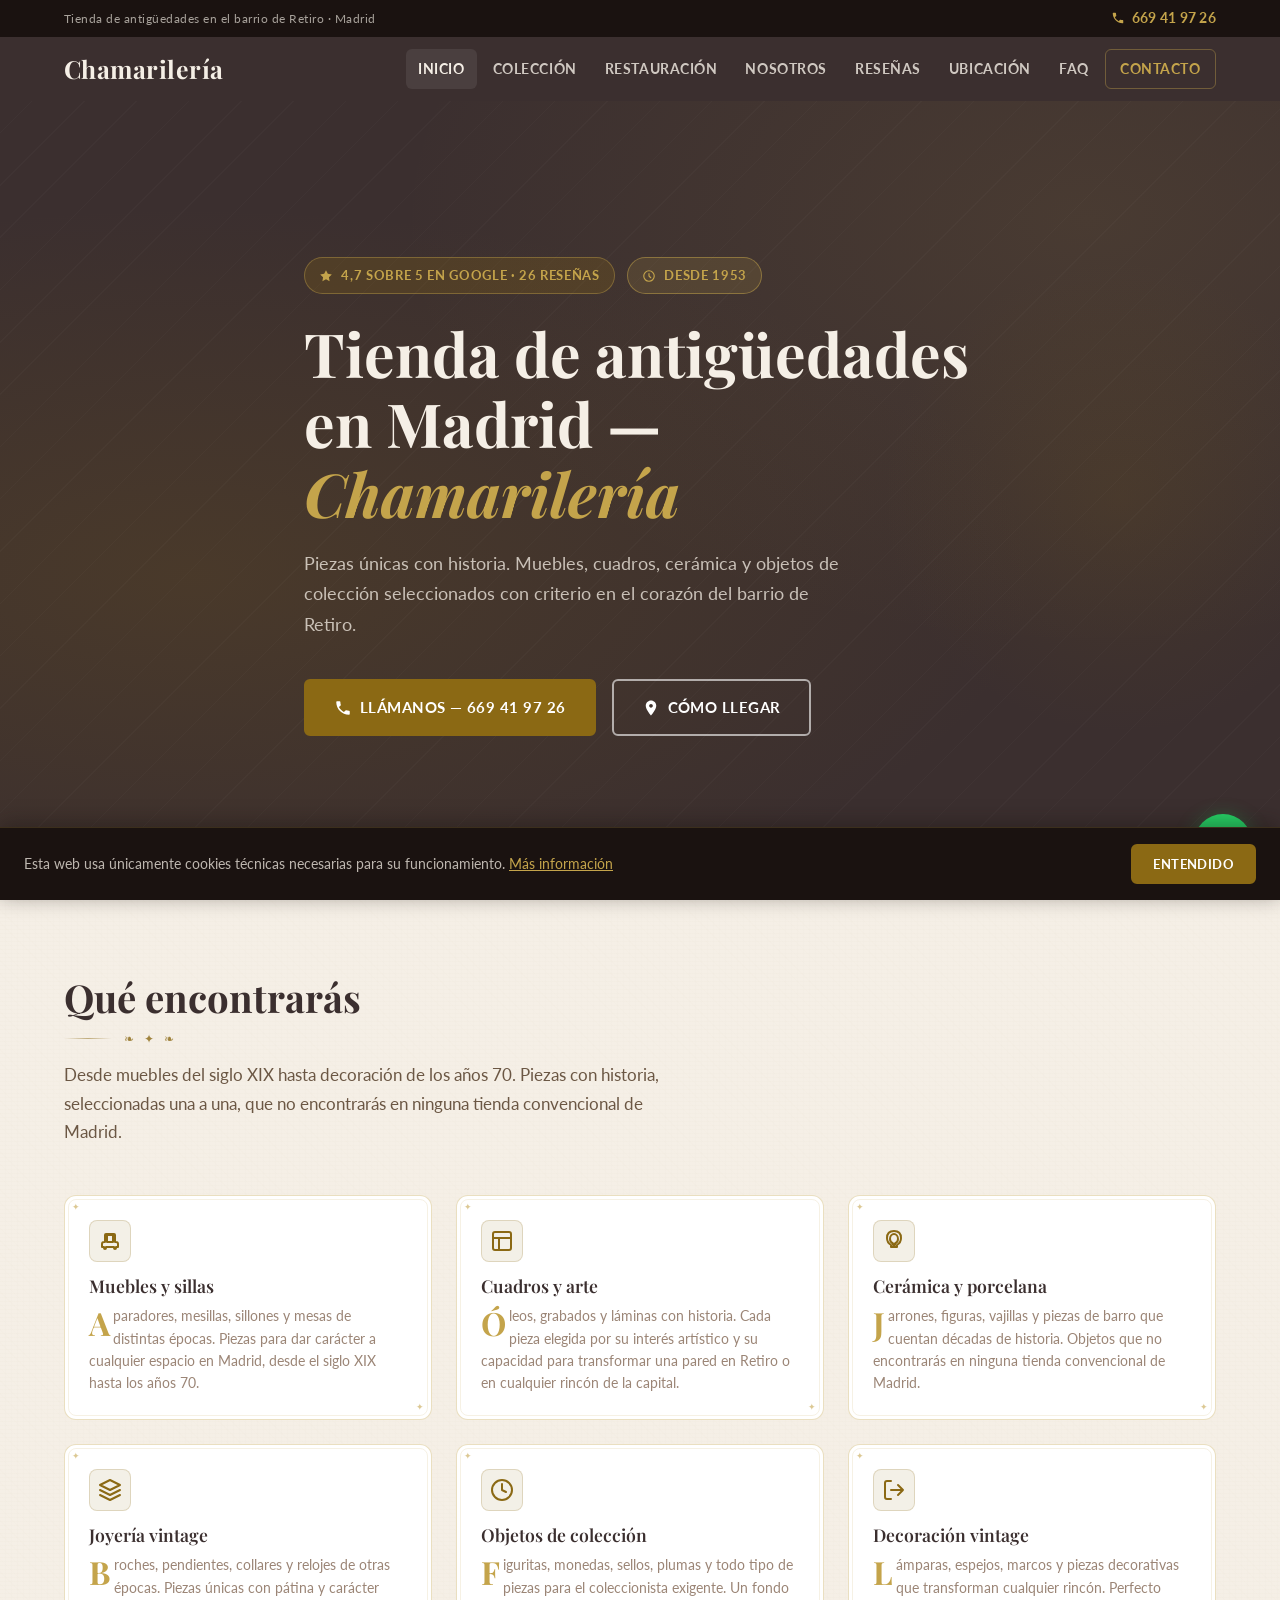
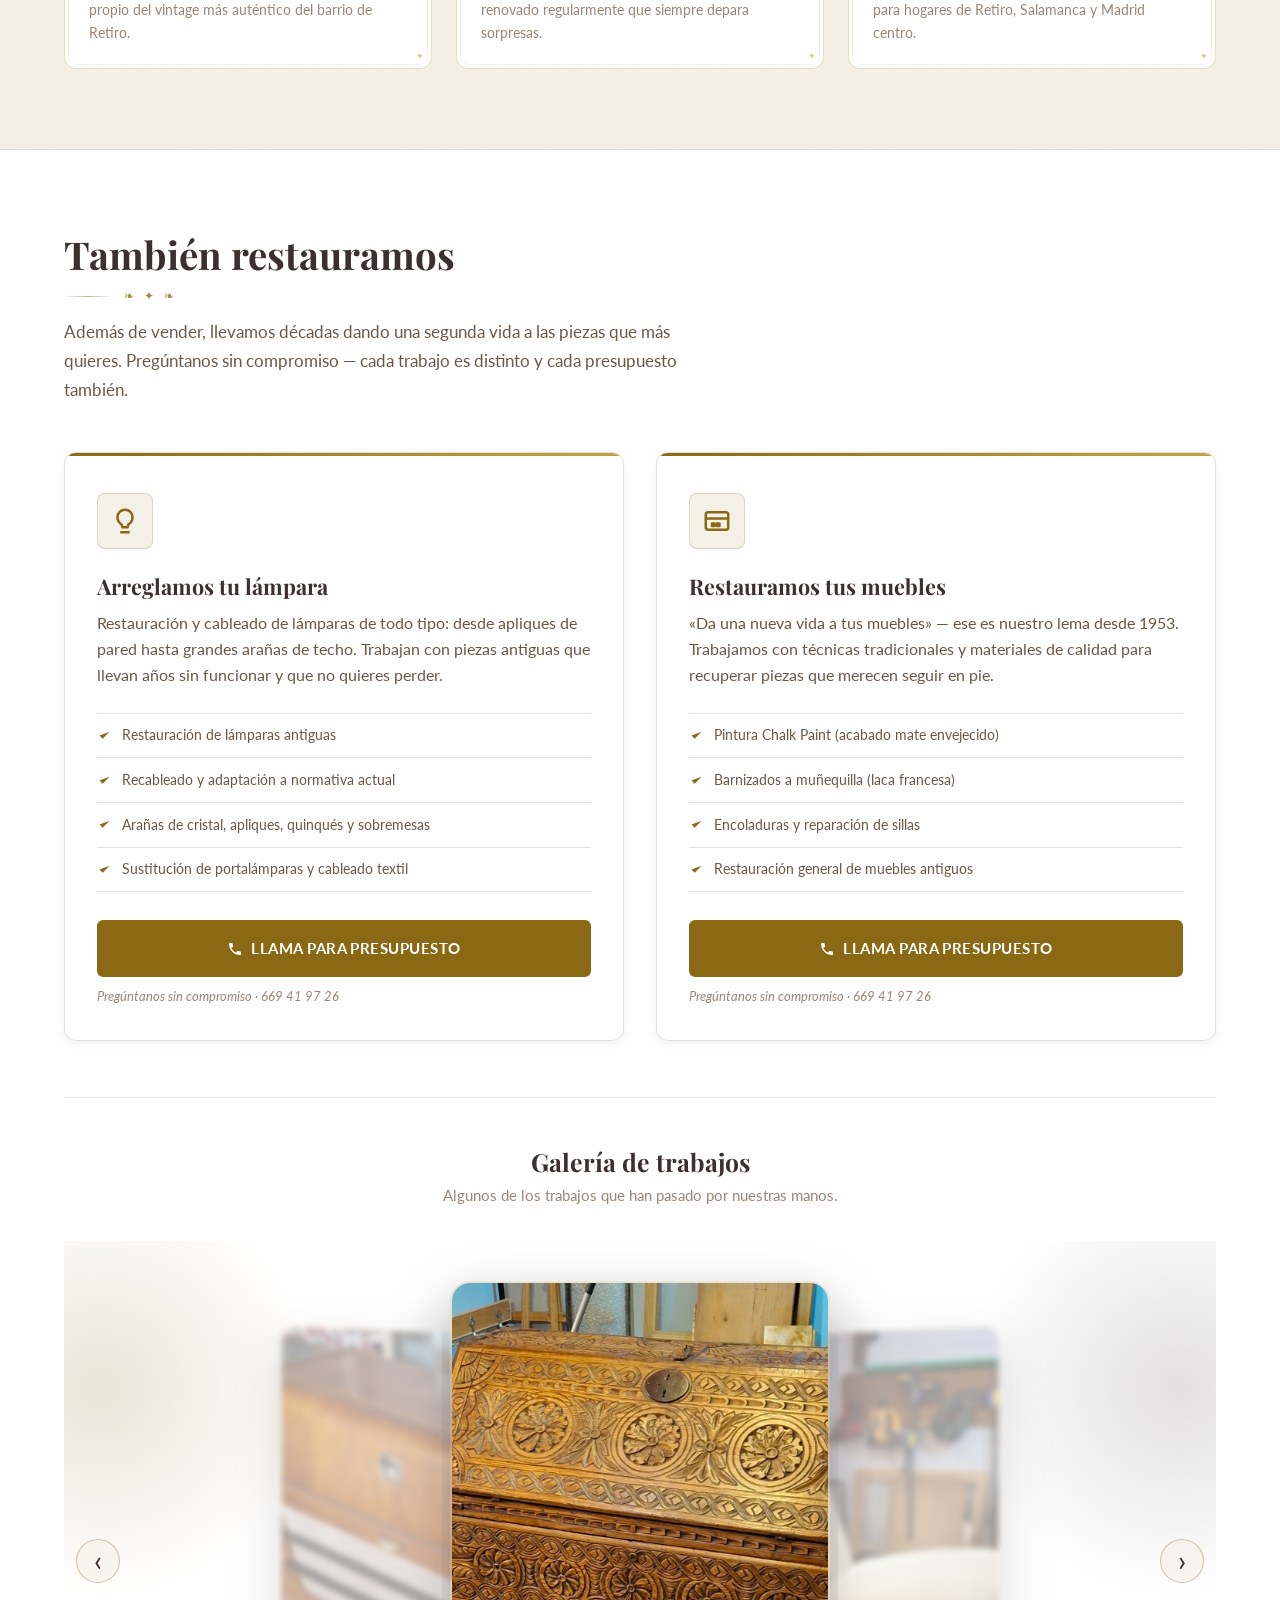
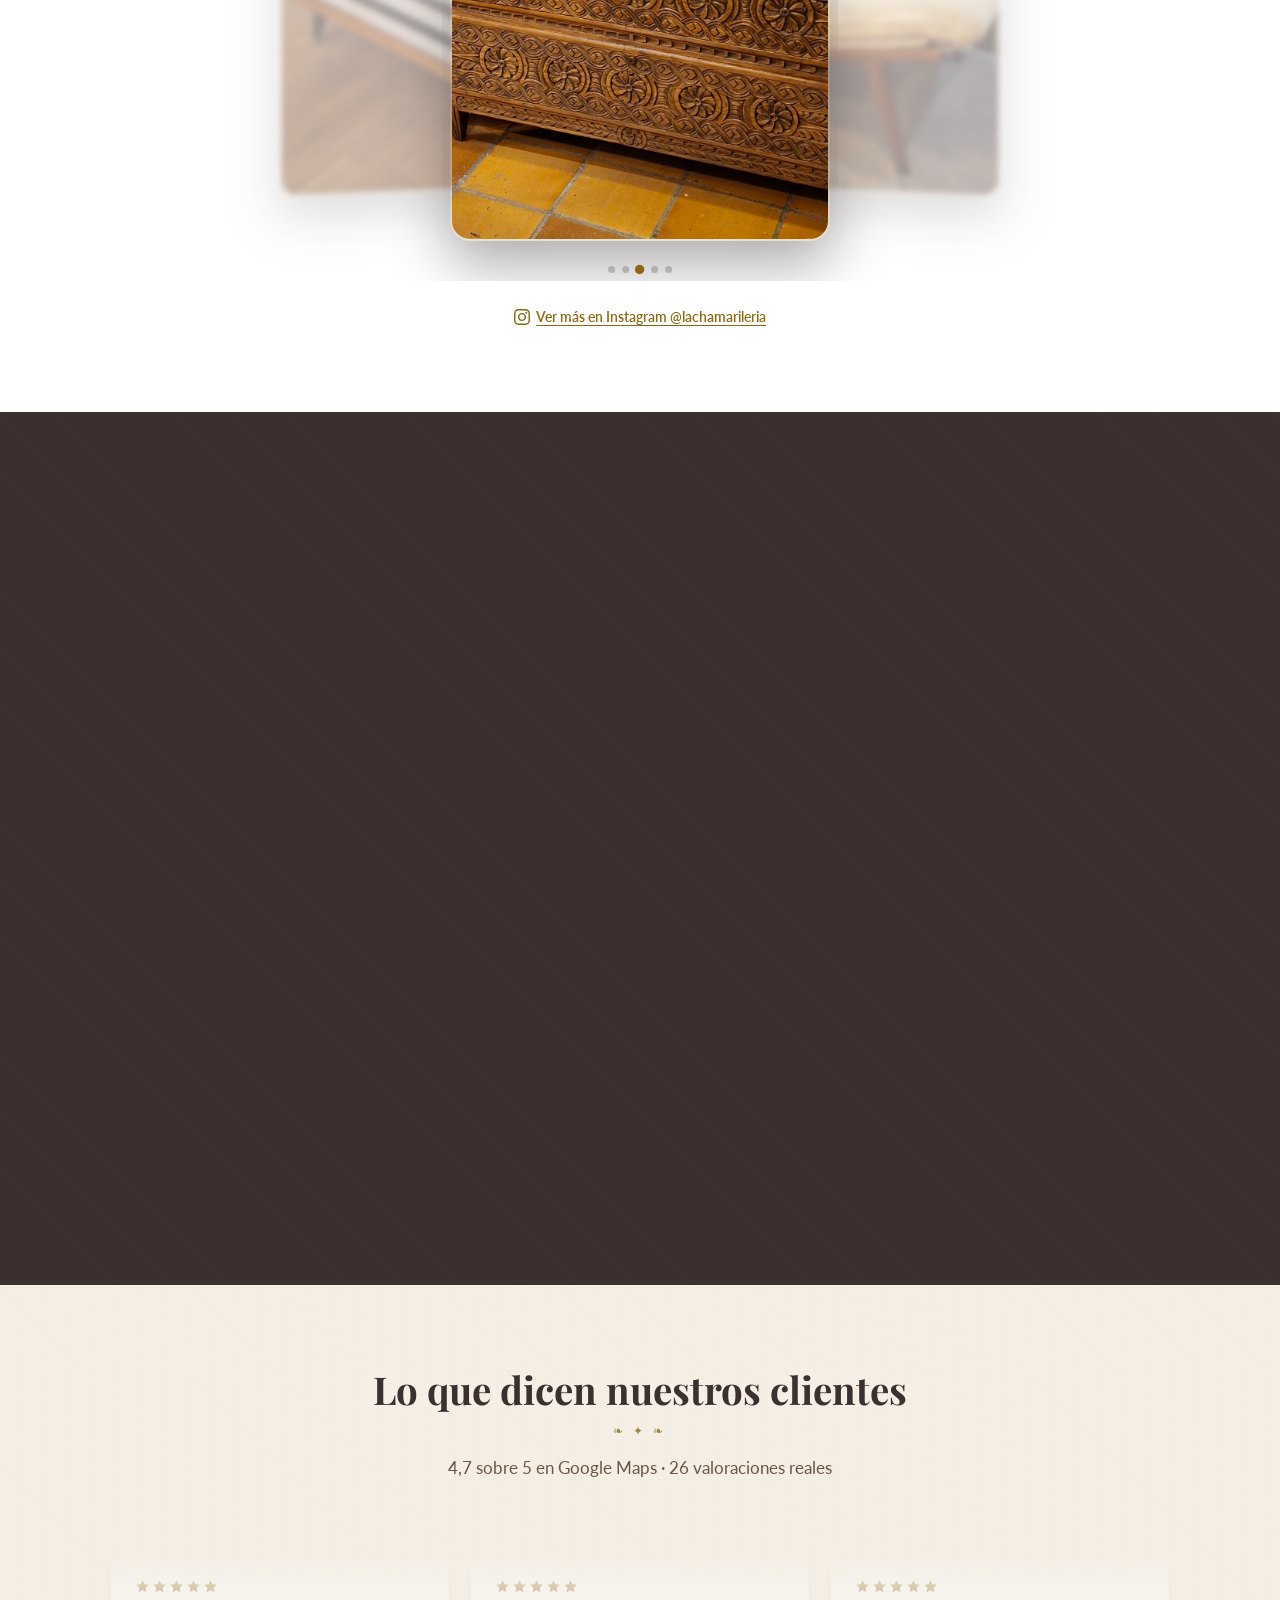
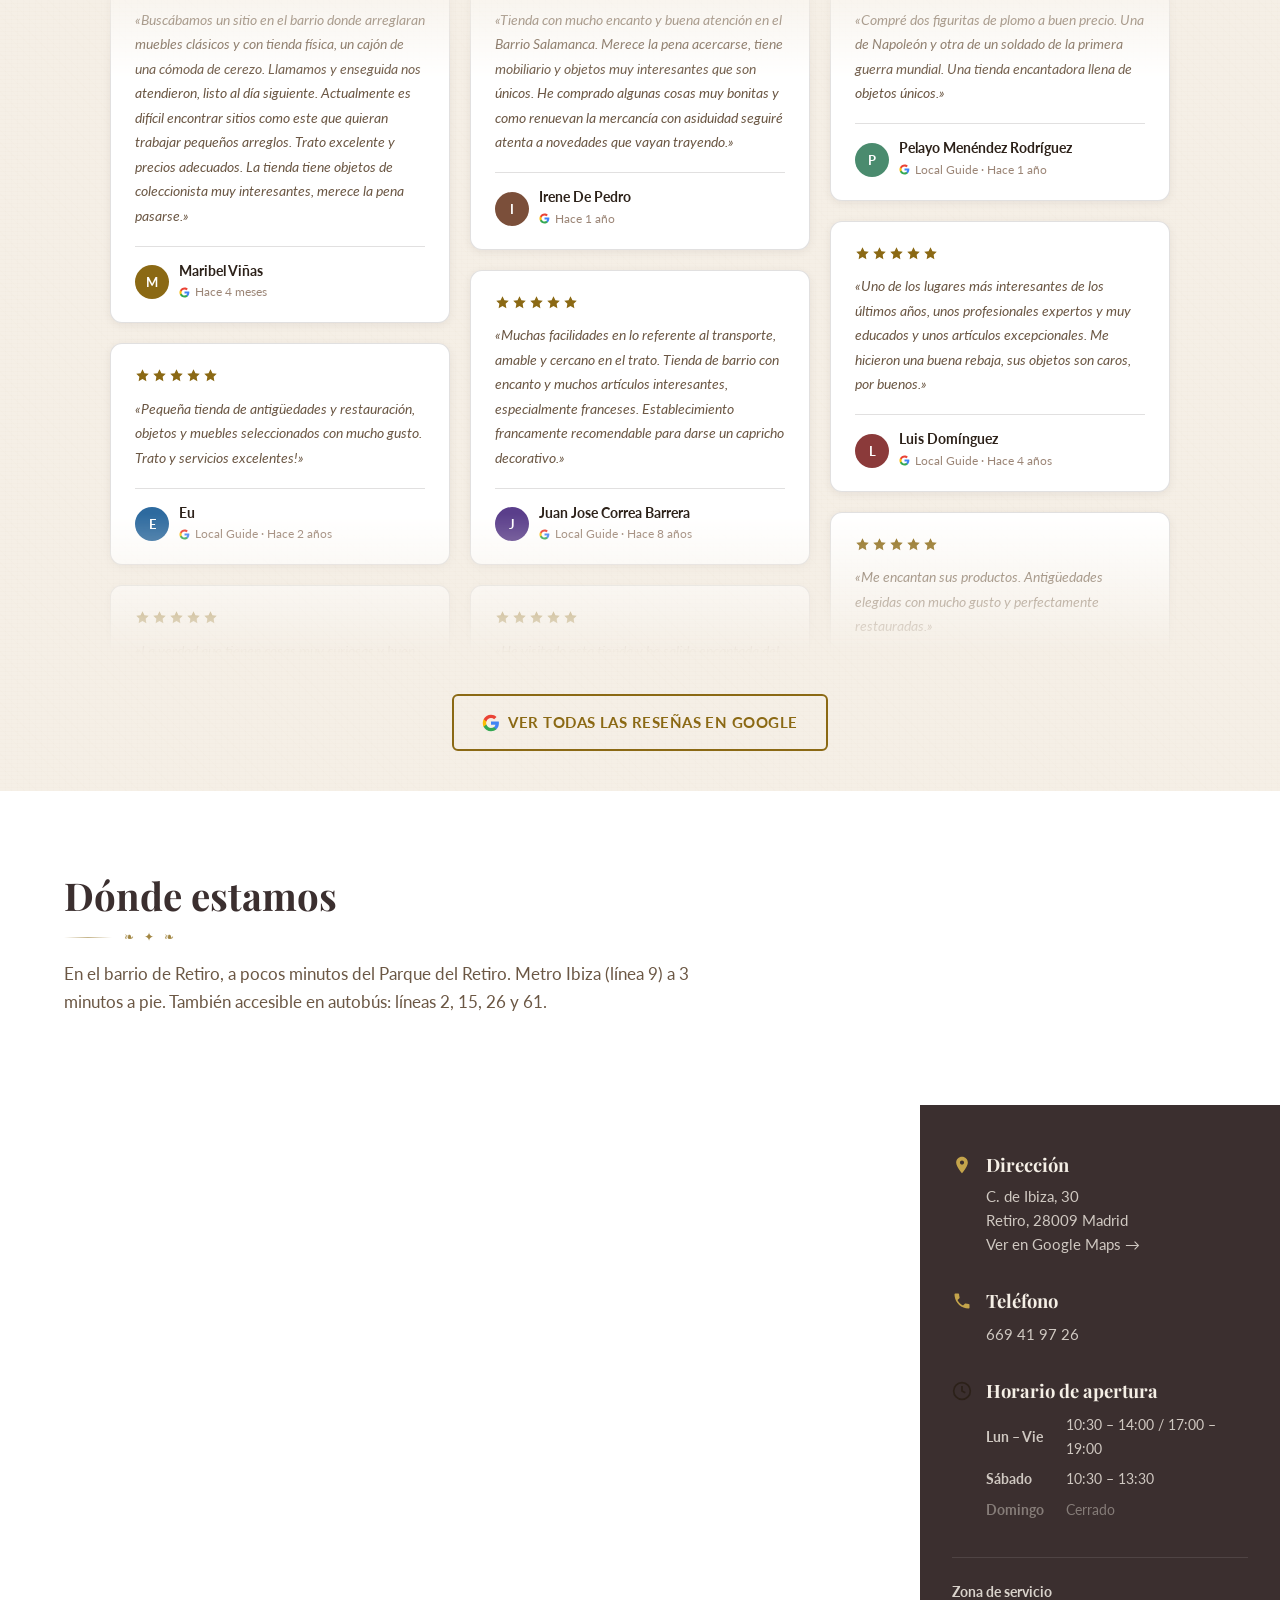
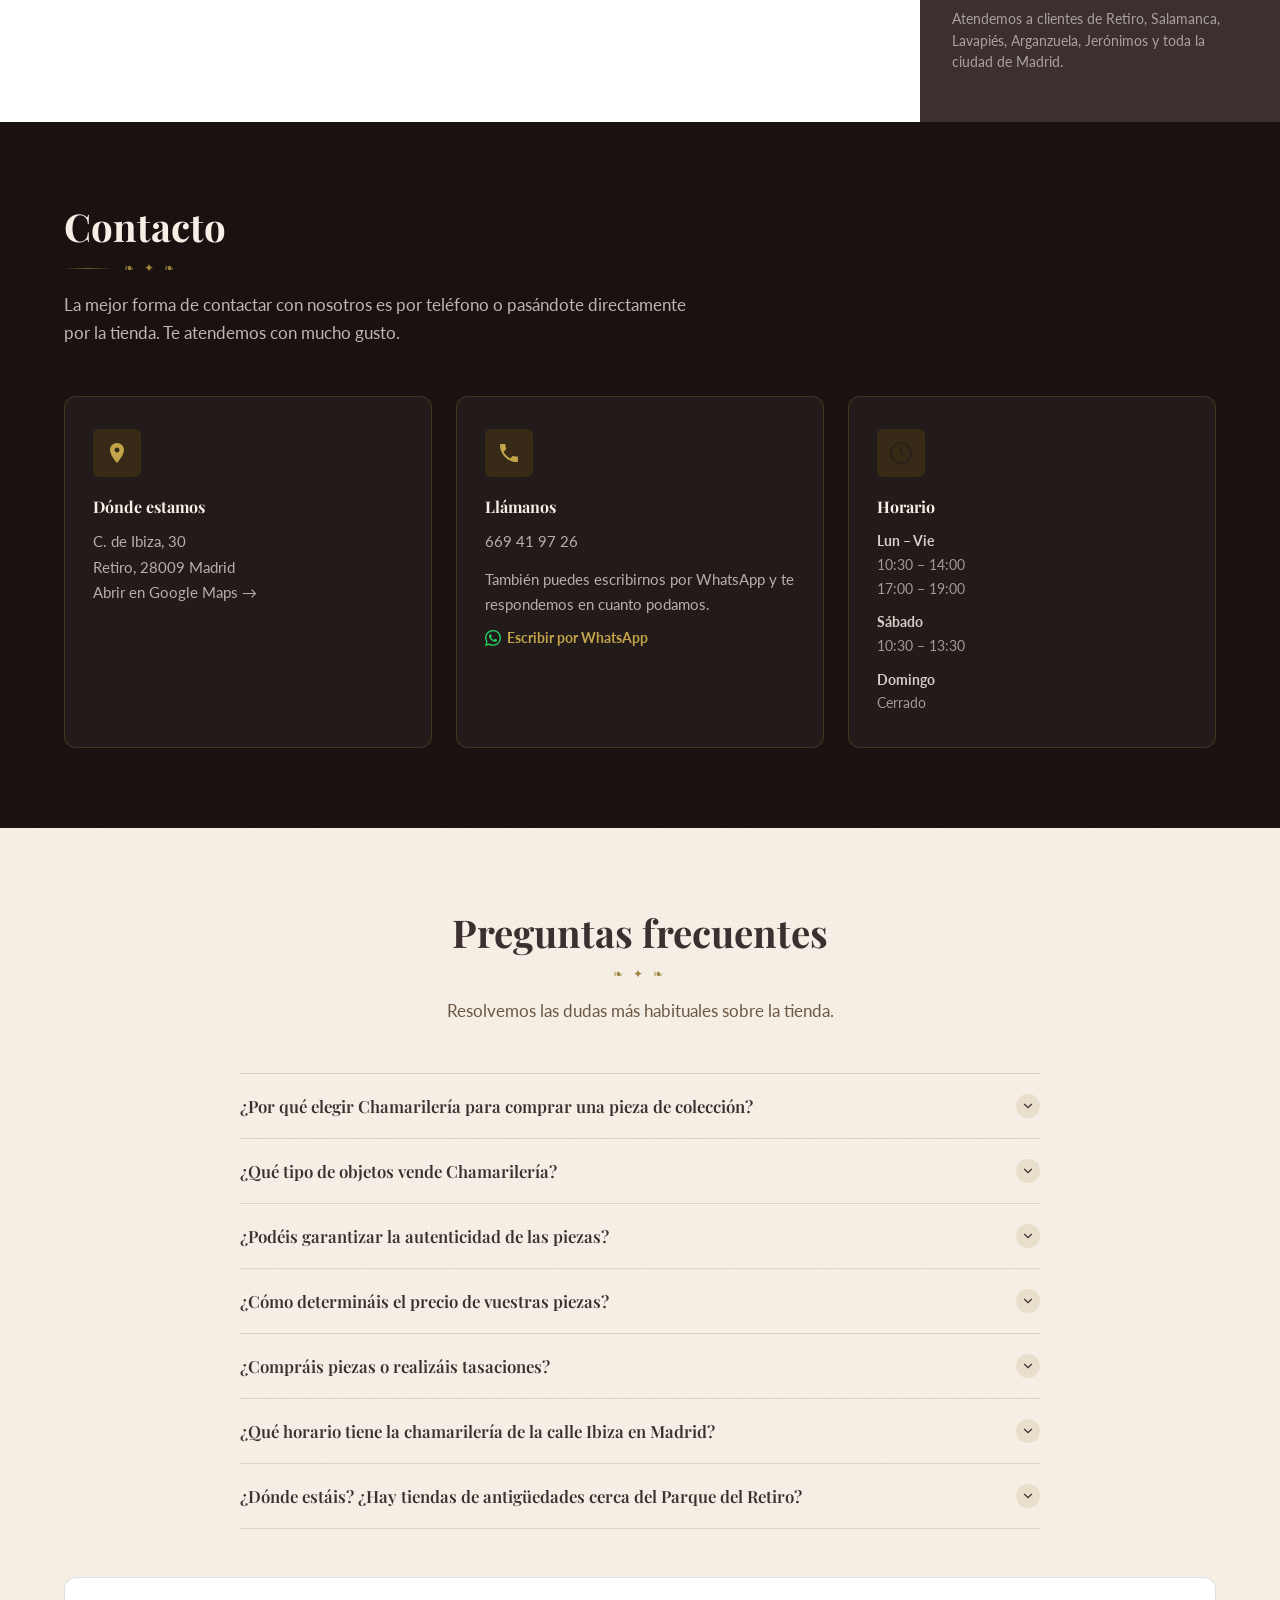
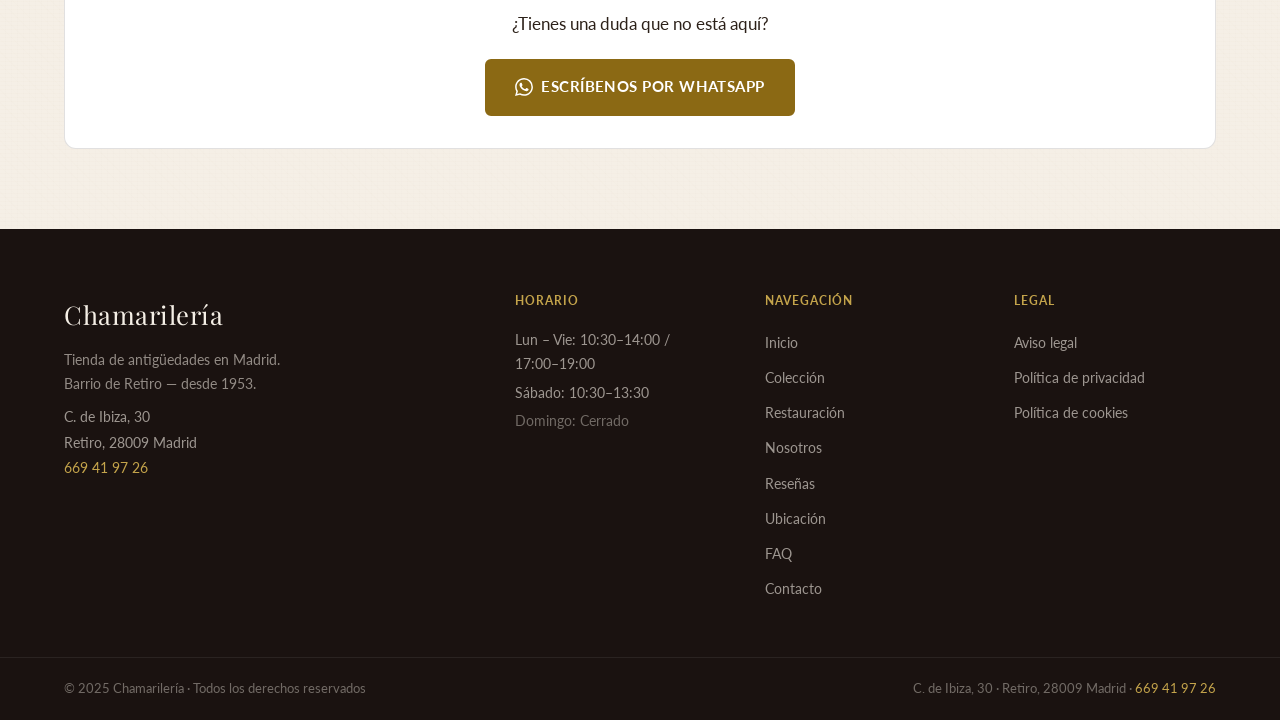
<file: index.html>
<!DOCTYPE html>
<html lang="es">
<head>
  <meta charset="UTF-8">
  <meta name="viewport" content="width=device-width, initial-scale=1.0">
  <title>Tienda de Antigüedades en Madrid — Chamarilería | Retiro, calle Ibiza</title>
  <meta name="description" content="Chamarilería, tienda de antigüedades en Madrid (Retiro). Muebles, cuadros, cerámica, joyería vintage y objetos de colección. 4,7 ⭐ en Google · 26 reseñas. C. de Ibiza, 30. Tel. 669 41 97 26.">
  <link rel="canonical" href="https://[[DOMINIO]]/">
  <meta name="robots" content="index, follow">

  <!-- Open Graph -->
  <meta property="og:title" content="Tienda de Antigüedades en Madrid — Chamarilería | Retiro">
  <meta property="og:description" content="Chamarilería, tienda de antigüedades en Madrid (Retiro). Muebles, cuadros, cerámica, joyería vintage y objetos de colección. 4,7 ⭐ en Google · 26 reseñas.">
  <meta property="og:image" content="https://[[DOMINIO]]/img/og-image.jpg">
  <meta property="og:url" content="https://[[DOMINIO]]/">
  <meta property="og:type" content="website">
  <meta property="og:locale" content="es_ES">

  <!-- Twitter Card -->
  <meta name="twitter:card" content="summary_large_image">
  <meta name="twitter:title" content="Tienda de Antigüedades en Madrid — Chamarilería | Retiro">
  <meta name="twitter:description" content="Chamarilería, tienda de antigüedades en Madrid (Retiro). 4,7 ⭐ en Google · 26 reseñas. C. de Ibiza, 30.">
  <meta name="twitter:image" content="https://[[DOMINIO]]/img/og-image.jpg">

  <!-- Google Fonts -->
  <link rel="preconnect" href="https://fonts.googleapis.com">
  <link rel="preconnect" href="https://fonts.gstatic.com" crossorigin>
  <link href="https://fonts.googleapis.com/css2?family=Playfair+Display:ital,wght@0,400;0,600;0,700;1,400&family=Lato:wght@300;400;700&display=swap" rel="stylesheet">

  <!-- CSS -->
  <link rel="stylesheet" href="css/styles.css">

  <!-- Schema.org JSON-LD -->
  <script type="application/ld+json">
  {
    "@context": "https://schema.org",
    "@graph": [
      {
        "@type": "AntiqueShop",
        "@id": "https://[[DOMINIO]]/#negocio",
        "name": "Chamarilería",
        "description": "Tienda de antigüedades en Madrid (barrio de Retiro) abierta desde 1953. Especializada en muebles, cuadros, cerámica, joyería vintage y objetos de colección. También restaura muebles (Chalk Paint, barnizados a muñequilla, encoladuras) y repara lámparas antiguas (restauración y cableado). Valoración de 4,7 sobre 5 en Google con 26 reseñas.",
        "foundingDate": "1953",
        "url": "https://[[DOMINIO]]",
        "telephone": "+34669419726",
        "address": {
          "@type": "PostalAddress",
          "streetAddress": "C. de Ibiza, 30",
          "addressLocality": "Madrid",
          "addressRegion": "Madrid",
          "postalCode": "28009",
          "addressCountry": "ES"
        },
        "geo": {
          "@type": "GeoCoordinates",
          "latitude": 40.4076,
          "longitude": -3.6886
        },
        "openingHoursSpecification": [
          {
            "@type": "OpeningHoursSpecification",
            "dayOfWeek": ["Monday", "Tuesday", "Wednesday", "Thursday", "Friday"],
            "opens": "10:30",
            "closes": "14:00"
          },
          {
            "@type": "OpeningHoursSpecification",
            "dayOfWeek": ["Monday", "Tuesday", "Wednesday", "Thursday", "Friday"],
            "opens": "17:00",
            "closes": "19:00"
          },
          {
            "@type": "OpeningHoursSpecification",
            "dayOfWeek": ["Saturday"],
            "opens": "10:30",
            "closes": "13:30"
          }
        ],
        "aggregateRating": {
          "@type": "AggregateRating",
          "ratingValue": "4.7",
          "reviewCount": "26",
          "bestRating": "5"
        },
        "areaServed": [
          {"@type": "Place", "name": "Retiro, Madrid"},
          {"@type": "Place", "name": "Salamanca, Madrid"},
          {"@type": "Place", "name": "Lavapiés, Madrid"},
          {"@type": "Place", "name": "Arganzuela, Madrid"},
          {"@type": "Place", "name": "Madrid centro"}
        ],
        "priceRange": "€€",
        "image": "https://[[DOMINIO]]/img/og-image.jpg",
        "sameAs": []
      },
      {
        "@type": "FAQPage",
        "mainEntity": [
          {
            "@type": "Question",
            "name": "¿Por qué elegir Chamarilería para comprar una pieza de colección?",
            "acceptedAnswer": {
              "@type": "Answer",
              "text": "A diferencia de las subastas online o los grandes mercadillos, en Chamarilería cada pieza ha pasado por nuestras manos antes de llegar al mostrador. La seleccionamos por su valor histórico, estético o artístico. Con 4,7 sobre 5 en Google Maps y 26 reseñas verificadas, nuestros clientes valoran especialmente el criterio en la selección y la atención personalizada en nuestro local del barrio de Retiro de Madrid."
            }
          },
          {
            "@type": "Question",
            "name": "¿Qué tipo de objetos vende Chamarilería?",
            "acceptedAnswer": {
              "@type": "Answer",
              "text": "Chamarilería vende muebles antiguos, cuadros y grabados, cerámica y porcelana, joyería vintage, objetos de colección (monedas, sellos, figuritas) y decoración de otras épocas. El stock se renueva con regularidad, así que siempre hay algo nuevo que descubrir."
            }
          },
          {
            "@type": "Question",
            "name": "¿Podéis garantizar la autenticidad de las piezas?",
            "acceptedAnswer": {
              "@type": "Answer",
              "text": "Seleccionamos cada pieza personalmente y valoramos su procedencia antes de incluirla en el inventario. En caso de duda sobre la autenticidad o antigüedad de un objeto concreto, lo comunicamos con total transparencia. El objetivo es que el cliente sepa exactamente qué compra y qué historia tiene."
            }
          },
          {
            "@type": "Question",
            "name": "¿Cómo determináis el precio de vuestras piezas?",
            "acceptedAnswer": {
              "@type": "Answer",
              "text": "El precio de cada pieza se establece en función de su antigüedad, estado de conservación, procedencia, rareza y valor artístico o histórico. No aplicamos tarifas genéricas: cada objeto tiene su propia historia y su propio valor."
            }
          },
          {
            "@type": "Question",
            "name": "¿Compráis piezas o realizáis tasaciones?",
            "acceptedAnswer": {
              "@type": "Answer",
              "text": "Sí, nos interesa adquirir piezas con valor histórico, artístico o de colección contrastado. Para no hacer perder tiempo al cliente, pedimos fotos de buena calidad y cualquier documentación disponible (procedencia, certificados, facturas de época) antes de concertar una visita. No valoramos objetos de uso doméstico corriente ni artículos en mal estado."
            }
          },
          {
            "@type": "Question",
            "name": "¿Qué horario tiene la chamarilería de la calle Ibiza en Madrid?",
            "acceptedAnswer": {
              "@type": "Answer",
              "text": "Chamarilería abre de lunes a viernes de 10:30 a 14:00 y de 17:00 a 19:00. Los sábados abre de 10:30 a 13:30. Los domingos y festivos permanece cerrada."
            }
          },
          {
            "@type": "Question",
            "name": "¿Hay tiendas de antigüedades cerca del Parque del Retiro?",
            "acceptedAnswer": {
              "@type": "Answer",
              "text": "Sí. Chamarilería está en la calle de Ibiza 30, a escasos minutos a pie del Parque del Retiro, muy cerca del metro Ibiza (línea 9). Es el punto de referencia para los amantes de las antigüedades en esta zona de Madrid."
            }
          }
        ]
      }
    ]
  }
  </script>

  <link rel="icon" type="image/x-icon" href="favicon.ico">
</head>
<body>

  <!-- =========================================================
       HEADER
  ========================================================== -->
  <header id="header">
    <div class="top-bar">
      <div class="container">
        <span class="top-bar-text">Tienda de antigüedades en el barrio de Retiro · Madrid</span>
        <a href="tel:+34669419726" class="top-bar-phone" aria-label="Llamar a Chamarilería">
          <svg viewBox="0 0 24 24" aria-hidden="true"><path d="M6.6 10.8c1.4 2.8 3.8 5.1 6.6 6.6l2.2-2.2c.3-.3.7-.4 1-.2 1.1.4 2.3.6 3.6.6.6 0 1 .4 1 1V20c0 .6-.4 1-1 1-9.4 0-17-7.6-17-17 0-.6.4-1 1-1h3.5c.6 0 1 .4 1 1 0 1.3.2 2.5.6 3.6.1.3 0 .7-.2 1L6.6 10.8z"/></svg>
          669 41 97 26
        </a>
      </div>
    </div>
    <nav class="nav" aria-label="Navegación principal">
      <div class="container nav-inner">
        <a href="#inicio" class="nav-logo" aria-label="Chamarilería — Inicio">Chamarilería</a>
        <button class="hamburger" id="hamburger" aria-label="Abrir menú" aria-expanded="false" aria-controls="navMenu">
          <span></span>
          <span></span>
          <span></span>
        </button>
        <ul class="nav-menu" id="navMenu" role="list">
          <li><a href="#inicio">Inicio</a></li>
          <li><a href="#que-encontraras">Colección</a></li>
          <li><a href="#restauracion">Restauración</a></li>
          <li><a href="#sobre-nosotros">Nosotros</a></li>
          <li><a href="#resenas">Reseñas</a></li>
          <li><a href="#donde-estamos">Ubicación</a></li>
          <li><a href="#faq">FAQ</a></li>
          <li><a href="#contacto" class="nav-cta">Contacto</a></li>
        </ul>
      </div>
    </nav>
  </header>

  <main>

    <!-- =========================================================
         HERO
    ========================================================== -->
    <section id="inicio" class="hero" aria-labelledby="hero-heading">
      <div class="hero-content container">
        <div style="display:flex; gap:0.75rem; flex-wrap:wrap; margin-bottom:1.5rem;">
          <div class="hero-badge" style="margin-bottom:0;">
            <svg viewBox="0 0 24 24" aria-hidden="true"><path d="M12 2l3.09 6.26L22 9.27l-5 4.87 1.18 6.88L12 17.77l-6.18 3.25L7 14.14 2 9.27l6.91-1.01L12 2z"/></svg>
            4,7 sobre 5 en Google · 26 reseñas
          </div>
          <div class="hero-badge" style="margin-bottom:0; background-color:rgba(196,164,75,0.15); border-color:rgba(196,164,75,0.5);">
            <svg viewBox="0 0 24 24" aria-hidden="true" style="fill:var(--color-accent-light)"><path d="M12 8v4l3 3m6-3a9 9 0 11-18 0 9 9 0 0118 0z" fill="none" stroke="currentColor" stroke-width="2" stroke-linecap="round"/></svg>
            Desde 1953
          </div>
        </div>
        <h1 id="hero-heading">
          Tienda de antigüedades<br>
          en Madrid — <em>Chamarilería</em>
        </h1>
        <p class="hero-sub">
          Piezas únicas con historia. Muebles, cuadros, cerámica y objetos de colección
          seleccionados con criterio en el corazón del barrio de Retiro.
        </p>
        <div class="hero-ctas">
          <a href="tel:+34669419726" class="btn btn-primary">
            <svg viewBox="0 0 24 24" width="18" height="18" fill="currentColor" aria-hidden="true"><path d="M6.6 10.8c1.4 2.8 3.8 5.1 6.6 6.6l2.2-2.2c.3-.3.7-.4 1-.2 1.1.4 2.3.6 3.6.6.6 0 1 .4 1 1V20c0 .6-.4 1-1 1-9.4 0-17-7.6-17-17 0-.6.4-1 1-1h3.5c.6 0 1 .4 1 1 0 1.3.2 2.5.6 3.6.1.3 0 .7-.2 1L6.6 10.8z"/></svg>
            Llámanos — 669 41 97 26
          </a>
          <a href="https://www.google.com/maps/search/Chamarilería+Calle+Ibiza+30+Madrid" target="_blank" rel="noopener noreferrer" class="btn btn-outline">
            <svg viewBox="0 0 24 24" width="18" height="18" fill="currentColor" aria-hidden="true"><path d="M12 2C8.13 2 5 5.13 5 9c0 5.25 7 13 7 13s7-7.75 7-13c0-3.87-3.13-7-7-7zm0 9.5c-1.38 0-2.5-1.12-2.5-2.5S10.62 6.5 12 6.5 14.5 7.62 14.5 9 13.38 11.5 12 11.5z"/></svg>
            Cómo llegar
          </a>
        </div>
      </div>
      <div class="hero-deco" aria-hidden="true"></div>
    </section>

    <!-- =========================================================
         QUÉ ENCONTRARÁS
    ========================================================== -->
    <section id="que-encontraras" class="services" aria-labelledby="services-heading">
      <div class="container">
        <h2 id="services-heading" class="section-title fade-in">Qué encontrarás</h2>
        <div class="section-divider section-divider--short fade-in"><span class="ornament">❧ ✦ ❧</span></div>
        <p class="section-subtitle fade-in">
          Desde muebles del siglo XIX hasta decoración de los años 70. Piezas con historia,
          seleccionadas una a una, que no encontrarás en ninguna tienda convencional de Madrid.
        </p>
        <div class="services-grid">

          <!-- Muebles -->
          <article class="service-card fade-in">
            <div class="service-icon">
              <svg viewBox="0 0 24 24" aria-hidden="true"><path d="M7 13V6a1 1 0 0 1 1-1h8a1 1 0 0 1 1 1v7h1a2 2 0 0 1 2 2v3h-2v1a1 1 0 0 1-2 0v-1H8v1a1 1 0 0 1-2 0v-1H4v-3a2 2 0 0 1 2-2h1zm2-7v7h6V6H9z"/></svg>
            </div>
            <h3>Muebles y sillas</h3>
            <p>Aparadores, mesillas, sillones y mesas de distintas épocas. Piezas para dar carácter a cualquier espacio en Madrid, desde el siglo XIX hasta los años 70.</p>
          </article>

          <!-- Cuadros -->
          <article class="service-card fade-in">
            <div class="service-icon">
              <svg viewBox="0 0 24 24" aria-hidden="true"><rect x="3" y="3" width="18" height="18" rx="2" ry="2"/><path d="M3 9h18M9 21V9"/></svg>
            </div>
            <h3>Cuadros y arte</h3>
            <p>Óleos, grabados y láminas con historia. Cada pieza elegida por su interés artístico y su capacidad para transformar una pared en Retiro o en cualquier rincón de la capital.</p>
          </article>

          <!-- Cerámica -->
          <article class="service-card fade-in">
            <div class="service-icon">
              <svg viewBox="0 0 24 24" aria-hidden="true"><path d="M12 2c-4 0-7 2-7 7 0 3 1.5 5.5 4 7v2h6v-2c2.5-1.5 4-4 4-7 0-5-3-7-7-7zm-1 14v-1.5c-1.7-.8-3-2.6-3-4.5 0-3 2-5 4-5s4 2 4 5c0 1.9-1.3 3.7-3 4.5V16h-2z"/></svg>
            </div>
            <h3>Cerámica y porcelana</h3>
            <p>Jarrones, figuras, vajillas y piezas de barro que cuentan décadas de historia. Objetos que no encontrarás en ninguna tienda convencional de Madrid.</p>
          </article>

          <!-- Joyería -->
          <article class="service-card fade-in">
            <div class="service-icon">
              <svg viewBox="0 0 24 24" aria-hidden="true"><path d="M12 2L2 7l10 5 10-5-10-5zM2 17l10 5 10-5M2 12l10 5 10-5"/></svg>
            </div>
            <h3>Joyería vintage</h3>
            <p>Broches, pendientes, collares y relojes de otras épocas. Piezas únicas con pátina y carácter propio del vintage más auténtico del barrio de Retiro.</p>
          </article>

          <!-- Objetos de colección -->
          <article class="service-card fade-in">
            <div class="service-icon">
              <svg viewBox="0 0 24 24" aria-hidden="true"><circle cx="12" cy="12" r="10"/><polyline points="12 6 12 12 16 14"/></svg>
            </div>
            <h3>Objetos de colección</h3>
            <p>Figuritas, monedas, sellos, plumas y todo tipo de piezas para el coleccionista exigente. Un fondo renovado regularmente que siempre depara sorpresas.</p>
          </article>

          <!-- Decoración -->
          <article class="service-card fade-in">
            <div class="service-icon">
              <svg viewBox="0 0 24 24" aria-hidden="true"><path d="M9 21H5a2 2 0 0 1-2-2V5a2 2 0 0 1 2-2h4M16 17l5-5-5-5M21 12H9"/></svg>
            </div>
            <h3>Decoración vintage</h3>
            <p>Lámparas, espejos, marcos y piezas decorativas que transforman cualquier rincón. Perfecto para hogares de Retiro, Salamanca y Madrid centro.</p>
          </article>

        </div>
      </div>
    </section>

    <!-- =========================================================
         RESTAURACIÓN
    ========================================================== -->
    <section id="restauracion" class="restoration" aria-labelledby="restoration-heading">
      <div class="container">
        <h2 id="restoration-heading" class="section-title fade-in">También restauramos</h2>
        <div class="section-divider section-divider--short fade-in"><span class="ornament">❧ ✦ ❧</span></div>
        <p class="section-subtitle fade-in">
          Además de vender, llevamos décadas dando una segunda vida a las piezas que más quieres.
          Pregúntanos sin compromiso — cada trabajo es distinto y cada presupuesto también.
        </p>
        <div class="restoration-grid">

          <!-- Lámparas -->
          <article class="restoration-card fade-in">
            <div class="service-icon">
              <svg viewBox="0 0 24 24" aria-hidden="true"><path d="M9 21h6M12 3C8.5 3 6 5.5 6 9c0 2.4 1.3 4.5 3.2 5.7L10 17h4l.8-2.3C16.7 13.5 18 11.4 18 9c0-3.5-2.5-6-6-6z"/></svg>
            </div>
            <h3>Arreglamos tu lámpara</h3>
            <p>Restauración y cableado de lámparas de todo tipo: desde apliques de pared hasta grandes arañas de techo. Trabajan con piezas antiguas que llevan años sin funcionar y que no quieres perder.</p>
            <ul class="restoration-services">
              <li>
                <svg viewBox="0 0 24 24" aria-hidden="true"><path d="M20 6L9 17l-5-5"/></svg>
                Restauración de lámparas antiguas
              </li>
              <li>
                <svg viewBox="0 0 24 24" aria-hidden="true"><path d="M20 6L9 17l-5-5"/></svg>
                Recableado y adaptación a normativa actual
              </li>
              <li>
                <svg viewBox="0 0 24 24" aria-hidden="true"><path d="M20 6L9 17l-5-5"/></svg>
                Arañas de cristal, apliques, quinqués y sobremesas
              </li>
              <li>
                <svg viewBox="0 0 24 24" aria-hidden="true"><path d="M20 6L9 17l-5-5"/></svg>
                Sustitución de portalámparas y cableado textil
              </li>
            </ul>
            <a href="tel:+34669419726" class="btn btn-primary" style="width:100%; justify-content:center;">
              <svg viewBox="0 0 24 24" width="16" height="16" fill="currentColor" aria-hidden="true"><path d="M6.6 10.8c1.4 2.8 3.8 5.1 6.6 6.6l2.2-2.2c.3-.3.7-.4 1-.2 1.1.4 2.3.6 3.6.6.6 0 1 .4 1 1V20c0 .6-.4 1-1 1-9.4 0-17-7.6-17-17 0-.6.4-1 1-1h3.5c.6 0 1 .4 1 1 0 1.3.2 2.5.6 3.6.1.3 0 .7-.2 1L6.6 10.8z"/></svg>
              Llama para presupuesto
            </a>
            <span class="restoration-cta">Pregúntanos sin compromiso · 669 41 97 26</span>
          </article>

          <!-- Muebles -->
          <article class="restoration-card fade-in">
            <div class="service-icon">
              <svg viewBox="0 0 24 24" aria-hidden="true"><path d="M3 7a2 2 0 0 1 2-2h14a2 2 0 0 1 2 2v3H3V7zm0 3h18v7a2 2 0 0 1-2 2H5a2 2 0 0 1-2-2v-7zm5 4h2v2H8v-2zm4 0h2v2h-2v-2z"/></svg>
            </div>
            <h3>Restauramos tus muebles</h3>
            <p>«Da una nueva vida a tus muebles» — ese es nuestro lema desde 1953. Trabajamos con técnicas tradicionales y materiales de calidad para recuperar piezas que merecen seguir en pie.</p>
            <ul class="restoration-services">
              <li>
                <svg viewBox="0 0 24 24" aria-hidden="true"><path d="M20 6L9 17l-5-5"/></svg>
                Pintura Chalk Paint (acabado mate envejecido)
              </li>
              <li>
                <svg viewBox="0 0 24 24" aria-hidden="true"><path d="M20 6L9 17l-5-5"/></svg>
                Barnizados a muñequilla (laca francesa)
              </li>
              <li>
                <svg viewBox="0 0 24 24" aria-hidden="true"><path d="M20 6L9 17l-5-5"/></svg>
                Encoladuras y reparación de sillas
              </li>
              <li>
                <svg viewBox="0 0 24 24" aria-hidden="true"><path d="M20 6L9 17l-5-5"/></svg>
                Restauración general de muebles antiguos
              </li>
            </ul>
            <a href="tel:+34669419726" class="btn btn-primary" style="width:100%; justify-content:center;">
              <svg viewBox="0 0 24 24" width="16" height="16" fill="currentColor" aria-hidden="true"><path d="M6.6 10.8c1.4 2.8 3.8 5.1 6.6 6.6l2.2-2.2c.3-.3.7-.4 1-.2 1.1.4 2.3.6 3.6.6.6 0 1 .4 1 1V20c0 .6-.4 1-1 1-9.4 0-17-7.6-17-17 0-.6.4-1 1-1h3.5c.6 0 1 .4 1 1 0 1.3.2 2.5.6 3.6.1.3 0 .7-.2 1L6.6 10.8z"/></svg>
              Llama para presupuesto
            </a>
            <span class="restoration-cta">Pregúntanos sin compromiso · 669 41 97 26</span>
          </article>

        </div>

        <!-- ── Galería de trabajos (carousel 3D) ─────────────── -->
        <div class="restoration-gallery fade-in">
          <h3 class="gallery-subheading">Galería de trabajos</h3>
          <p class="gallery-intro">Algunos de los trabajos que han pasado por nuestras manos.</p>

          <div class="carousel-viewport" id="restoCarousel" aria-label="Galería de restauraciones" role="region">
            <!-- gradientes decorativos de fondo -->
            <div class="carousel-glow carousel-glow--left"  aria-hidden="true"></div>
            <div class="carousel-glow carousel-glow--right" aria-hidden="true"></div>

            <div class="carousel-stage" id="carouselStage">
              <div class="carousel-item" tabindex="-1">
                <img src="img/restauraciones/r01.jpg" alt="Restauración 1 — trabajo en la tienda" loading="lazy">
              </div>
              <div class="carousel-item" tabindex="-1">
                <img src="img/restauraciones/r02.jpg" alt="Restauración 2 — mueble restaurado" loading="lazy">
              </div>
              <div class="carousel-item" tabindex="-1">
                <img src="img/restauraciones/r03.jpg" alt="Restauración 3 — resultado final" loading="lazy">
              </div>
              <div class="carousel-item" tabindex="-1">
                <img src="img/restauraciones/r04.jpg" alt="Restauración 4 — lámpara restaurada" loading="lazy">
              </div>
              <div class="carousel-item" tabindex="-1">
                <img src="img/restauraciones/r05.jpg" alt="Restauración 5 — antes y después" loading="lazy">
              </div>
            </div>

            <button class="carousel-btn carousel-btn--prev" id="carouselPrev" aria-label="Imagen anterior">&#8249;</button>
            <button class="carousel-btn carousel-btn--next" id="carouselNext" aria-label="Imagen siguiente">&#8250;</button>

            <!-- dots -->
            <div class="carousel-dots" id="carouselDots" aria-hidden="true"></div>
          </div>

          <p class="gallery-instagram-link">
            <a href="https://www.instagram.com/lachamarileria/" target="_blank" rel="noopener noreferrer">
              <svg viewBox="0 0 24 24" width="16" height="16" fill="currentColor" aria-hidden="true"><path d="M12 2.163c3.204 0 3.584.012 4.85.07 3.252.148 4.771 1.691 4.919 4.919.058 1.265.069 1.645.069 4.849 0 3.205-.012 3.584-.069 4.849-.149 3.225-1.664 4.771-4.919 4.919-1.266.058-1.644.07-4.85.07-3.204 0-3.584-.012-4.849-.07-3.26-.149-4.771-1.699-4.919-4.92-.058-1.265-.07-1.644-.07-4.849 0-3.204.013-3.583.07-4.849.149-3.227 1.664-4.771 4.919-4.919 1.266-.057 1.645-.069 4.849-.069zm0-2.163c-3.259 0-3.667.014-4.947.072-4.358.2-6.78 2.618-6.98 6.98-.059 1.281-.073 1.689-.073 4.948 0 3.259.014 3.668.072 4.948.2 4.358 2.618 6.78 6.98 6.98 1.281.058 1.689.072 4.948.072 3.259 0 3.668-.014 4.948-.072 4.354-.2 6.782-2.618 6.979-6.98.059-1.28.073-1.689.073-4.948 0-3.259-.014-3.667-.072-4.947-.196-4.354-2.617-6.78-6.979-6.98-1.281-.059-1.69-.073-4.949-.073zm0 5.838c-3.403 0-6.162 2.759-6.162 6.162s2.759 6.163 6.162 6.163 6.162-2.759 6.162-6.163c0-3.403-2.759-6.162-6.162-6.162zm0 10.162c-2.209 0-4-1.79-4-4 0-2.209 1.791-4 4-4s4 1.791 4 4c0 2.21-1.791 4-4 4zm6.406-11.845c-.796 0-1.441.645-1.441 1.44s.645 1.44 1.441 1.44c.795 0 1.439-.645 1.439-1.44s-.644-1.44-1.439-1.44z"/></svg>
              Ver más en Instagram @lachamarileria
            </a>
          </p>
        </div>

      </div>
    </section>

    <!-- =========================================================
         SOBRE NOSOTROS
    ========================================================== -->
    <section id="sobre-nosotros" class="about" aria-labelledby="about-heading">
      <div class="about-inner container">
        <div class="about-text fade-in">
          <h2 id="about-heading" class="section-title section-title--light">Por qué elegirnos</h2>
          <div class="section-divider section-divider--short section-divider--light"><span class="ornament">❧ ✦ ❧</span></div>
          <p>
            Chamarilería es una tienda de antigüedades en la calle de Ibiza 30, en el barrio de Retiro de
            Madrid, abierta <strong style="color:var(--color-accent-light)">desde 1953</strong>. Más de
            70 años seleccionando piezas con historia, restaurando muebles y devolviendo la vida a lámparas
            que nadie más se atreve a tocar. Con una valoración de 4,7 sobre 5 en Google Maps y 26 reseñas
            verificadas, es la referencia en antigüedades y restauración del barrio de Retiro.
          </p>
          <p>
            A diferencia de las grandes superficies o de los mercadillos multitudinarios, aquí cada objeto ha
            pasado por nuestras manos y ha sido elegido por su interés. Si buscas una pieza única, quieres
            restaurar un mueble familiar o tienes una lámpara antigua que no funciona, este es tu sitio.
          </p>
          <ul class="about-list">
            <li>
              <svg viewBox="0 0 24 24" aria-hidden="true"><path d="M20 6L9 17l-5-5"/></svg>
              <span><strong style="color: rgba(245,239,230,0.95)">Gran variedad.</strong> Muebles, cuadros, cerámica, joyería, libros y mucho más. Siempre hay algo que te sorprende.</span>
            </li>
            <li>
              <svg viewBox="0 0 24 24" aria-hidden="true"><path d="M20 6L9 17l-5-5"/></svg>
              <span><strong style="color: rgba(245,239,230,0.95)">Precios honestos.</strong> Razonables para el barrio de Retiro, sin sorpresas al preguntar.</span>
            </li>
            <li>
              <svg viewBox="0 0 24 24" aria-hidden="true"><path d="M20 6L9 17l-5-5"/></svg>
              <span><strong style="color: rgba(245,239,230,0.95)">Trato de toda la vida.</strong> Atención personalizada, sin prisa y con conocimiento.</span>
            </li>
            <li>
              <svg viewBox="0 0 24 24" aria-hidden="true"><path d="M20 6L9 17l-5-5"/></svg>
              <span><strong style="color: rgba(245,239,230,0.95)">Stock renovado.</strong> El fondo cambia con regularidad — siempre hay algo nuevo que descubrir.</span>
            </li>
            <li>
              <svg viewBox="0 0 24 24" aria-hidden="true"><path d="M20 6L9 17l-5-5"/></svg>
              <span><strong style="color: rgba(245,239,230,0.95)">Ubicación céntrica.</strong> En el corazón del Retiro, con metro y autobús a pocos metros.</span>
            </li>
          </ul>
        </div>
        <div class="about-stats fade-in">
          <div class="stat">
            <span class="stat-value">1953</span>
            <span class="stat-label">Año de apertura</span>
          </div>
          <div class="stat">
            <span class="stat-value">4,7</span>
            <span class="stat-label">Valoración Google</span>
          </div>
          <div class="stat">
            <span class="stat-value">26</span>
            <span class="stat-label">Reseñas verificadas</span>
          </div>
          <div class="stat">
            <span class="stat-value">Retiro</span>
            <span class="stat-label">Barrio de Madrid</span>
          </div>
        </div>
      </div>
    </section>

    <!-- =========================================================
         RESEÑAS — scroll infinito en columnas
    ========================================================== -->
    <section id="resenas" class="reviews-scroll" aria-labelledby="reviews-heading">
      <div class="container">
        <h2 id="reviews-heading" class="section-title section-title--centered fade-in">Lo que dicen nuestros clientes</h2>
        <div class="section-divider fade-in"><span class="ornament">❧ ✦ ❧</span></div>
        <p class="section-subtitle section-subtitle--centered fade-in">
          4,7 sobre 5 en Google Maps · 26 valoraciones reales
        </p>
      </div>

      <div class="reviews-scroll-grid" aria-label="Reseñas verificadas de clientes en Google Maps">

        <!-- ─── COLUMNA 1 — 18 s ────────────────────────────── -->
        <div class="reviews-col reviews-col--1">

          <!-- === primer pase === -->
          <article class="review-scroll-card">
            <div class="review-scroll-stars" aria-label="5 estrellas"><svg viewBox="0 0 24 24" aria-hidden="true"><path d="M12 2l3.09 6.26L22 9.27l-5 4.87 1.18 6.88L12 17.77l-6.18 3.25L7 14.14 2 9.27l6.91-1.01L12 2z"/></svg><svg viewBox="0 0 24 24" aria-hidden="true"><path d="M12 2l3.09 6.26L22 9.27l-5 4.87 1.18 6.88L12 17.77l-6.18 3.25L7 14.14 2 9.27l6.91-1.01L12 2z"/></svg><svg viewBox="0 0 24 24" aria-hidden="true"><path d="M12 2l3.09 6.26L22 9.27l-5 4.87 1.18 6.88L12 17.77l-6.18 3.25L7 14.14 2 9.27l6.91-1.01L12 2z"/></svg><svg viewBox="0 0 24 24" aria-hidden="true"><path d="M12 2l3.09 6.26L22 9.27l-5 4.87 1.18 6.88L12 17.77l-6.18 3.25L7 14.14 2 9.27l6.91-1.01L12 2z"/></svg><svg viewBox="0 0 24 24" aria-hidden="true"><path d="M12 2l3.09 6.26L22 9.27l-5 4.87 1.18 6.88L12 17.77l-6.18 3.25L7 14.14 2 9.27l6.91-1.01L12 2z"/></svg></div>
            <p class="review-scroll-text">«Buscábamos un sitio en el barrio donde arreglaran muebles clásicos y con tienda física, un cajón de una cómoda de cerezo. Llamamos y enseguida nos atendieron, listo al día siguiente. Actualmente es difícil encontrar sitios como este que quieran trabajar pequeños arreglos. Trato excelente y precios adecuados. La tienda tiene objetos de coleccionista muy interesantes, merece la pena pasarse.»</p>
            <div class="review-scroll-author">
              <div class="review-avatar av-1" aria-hidden="true">M</div>
              <div>
                <div class="review-author-name">Maribel Viñas</div>
                <div class="review-author-sub"><svg viewBox="0 0 24 24" aria-hidden="true"><path d="M22.56 12.25c0-.78-.07-1.53-.2-2.25H12v4.26h5.92c-.26 1.37-1.04 2.53-2.21 3.31v2.77h3.57c2.08-1.92 3.28-4.74 3.28-8.09z" fill="#4285F4"/><path d="M12 23c2.97 0 5.46-.98 7.28-2.66l-3.57-2.77c-.98.66-2.23 1.06-3.71 1.06-2.86 0-5.29-1.93-6.16-4.53H2.18v2.84C3.99 20.53 7.7 23 12 23z" fill="#34A853"/><path d="M5.84 14.09c-.22-.66-.35-1.36-.35-2.09s.13-1.43.35-2.09V7.07H2.18C1.43 8.55 1 10.22 1 12s.43 3.45 1.18 4.93l2.85-2.22.81-.62z" fill="#FBBC05"/><path d="M12 5.38c1.62 0 3.06.56 4.21 1.64l3.15-3.15C17.45 2.09 14.97 1 12 1 7.7 1 3.99 3.47 2.18 7.07l3.66 2.84c.87-2.6 3.3-4.53 6.16-4.53z" fill="#EA4335"/></svg>Hace 4 meses</div>
              </div>
            </div>
          </article>

          <article class="review-scroll-card">
            <div class="review-scroll-stars" aria-label="5 estrellas"><svg viewBox="0 0 24 24" aria-hidden="true"><path d="M12 2l3.09 6.26L22 9.27l-5 4.87 1.18 6.88L12 17.77l-6.18 3.25L7 14.14 2 9.27l6.91-1.01L12 2z"/></svg><svg viewBox="0 0 24 24" aria-hidden="true"><path d="M12 2l3.09 6.26L22 9.27l-5 4.87 1.18 6.88L12 17.77l-6.18 3.25L7 14.14 2 9.27l6.91-1.01L12 2z"/></svg><svg viewBox="0 0 24 24" aria-hidden="true"><path d="M12 2l3.09 6.26L22 9.27l-5 4.87 1.18 6.88L12 17.77l-6.18 3.25L7 14.14 2 9.27l6.91-1.01L12 2z"/></svg><svg viewBox="0 0 24 24" aria-hidden="true"><path d="M12 2l3.09 6.26L22 9.27l-5 4.87 1.18 6.88L12 17.77l-6.18 3.25L7 14.14 2 9.27l6.91-1.01L12 2z"/></svg><svg viewBox="0 0 24 24" aria-hidden="true"><path d="M12 2l3.09 6.26L22 9.27l-5 4.87 1.18 6.88L12 17.77l-6.18 3.25L7 14.14 2 9.27l6.91-1.01L12 2z"/></svg></div>
            <p class="review-scroll-text">«Pequeña tienda de antigüedades y restauración, objetos y muebles seleccionados con mucho gusto. Trato y servicios excelentes!»</p>
            <div class="review-scroll-author">
              <div class="review-avatar av-2" aria-hidden="true">E</div>
              <div>
                <div class="review-author-name">Eu</div>
                <div class="review-author-sub"><svg viewBox="0 0 24 24" aria-hidden="true"><path d="M22.56 12.25c0-.78-.07-1.53-.2-2.25H12v4.26h5.92c-.26 1.37-1.04 2.53-2.21 3.31v2.77h3.57c2.08-1.92 3.28-4.74 3.28-8.09z" fill="#4285F4"/><path d="M12 23c2.97 0 5.46-.98 7.28-2.66l-3.57-2.77c-.98.66-2.23 1.06-3.71 1.06-2.86 0-5.29-1.93-6.16-4.53H2.18v2.84C3.99 20.53 7.7 23 12 23z" fill="#34A853"/><path d="M5.84 14.09c-.22-.66-.35-1.36-.35-2.09s.13-1.43.35-2.09V7.07H2.18C1.43 8.55 1 10.22 1 12s.43 3.45 1.18 4.93l2.85-2.22.81-.62z" fill="#FBBC05"/><path d="M12 5.38c1.62 0 3.06.56 4.21 1.64l3.15-3.15C17.45 2.09 14.97 1 12 1 7.7 1 3.99 3.47 2.18 7.07l3.66 2.84c.87-2.6 3.3-4.53 6.16-4.53z" fill="#EA4335"/></svg>Local Guide · Hace 2 años</div>
              </div>
            </div>
          </article>

          <article class="review-scroll-card">
            <div class="review-scroll-stars" aria-label="5 estrellas"><svg viewBox="0 0 24 24" aria-hidden="true"><path d="M12 2l3.09 6.26L22 9.27l-5 4.87 1.18 6.88L12 17.77l-6.18 3.25L7 14.14 2 9.27l6.91-1.01L12 2z"/></svg><svg viewBox="0 0 24 24" aria-hidden="true"><path d="M12 2l3.09 6.26L22 9.27l-5 4.87 1.18 6.88L12 17.77l-6.18 3.25L7 14.14 2 9.27l6.91-1.01L12 2z"/></svg><svg viewBox="0 0 24 24" aria-hidden="true"><path d="M12 2l3.09 6.26L22 9.27l-5 4.87 1.18 6.88L12 17.77l-6.18 3.25L7 14.14 2 9.27l6.91-1.01L12 2z"/></svg><svg viewBox="0 0 24 24" aria-hidden="true"><path d="M12 2l3.09 6.26L22 9.27l-5 4.87 1.18 6.88L12 17.77l-6.18 3.25L7 14.14 2 9.27l6.91-1.01L12 2z"/></svg><svg viewBox="0 0 24 24" aria-hidden="true"><path d="M12 2l3.09 6.26L22 9.27l-5 4.87 1.18 6.88L12 17.77l-6.18 3.25L7 14.14 2 9.27l6.91-1.01L12 2z"/></svg></div>
            <p class="review-scroll-text">«La verdad que tienen cosas muy curiosas y buen precio, lo recomiendo.»</p>
            <div class="review-scroll-author">
              <div class="review-avatar av-9" aria-hidden="true">R</div>
              <div>
                <div class="review-author-name">Ramón</div>
                <div class="review-author-sub"><svg viewBox="0 0 24 24" aria-hidden="true"><path d="M22.56 12.25c0-.78-.07-1.53-.2-2.25H12v4.26h5.92c-.26 1.37-1.04 2.53-2.21 3.31v2.77h3.57c2.08-1.92 3.28-4.74 3.28-8.09z" fill="#4285F4"/><path d="M12 23c2.97 0 5.46-.98 7.28-2.66l-3.57-2.77c-.98.66-2.23 1.06-3.71 1.06-2.86 0-5.29-1.93-6.16-4.53H2.18v2.84C3.99 20.53 7.7 23 12 23z" fill="#34A853"/><path d="M5.84 14.09c-.22-.66-.35-1.36-.35-2.09s.13-1.43.35-2.09V7.07H2.18C1.43 8.55 1 10.22 1 12s.43 3.45 1.18 4.93l2.85-2.22.81-.62z" fill="#FBBC05"/><path d="M12 5.38c1.62 0 3.06.56 4.21 1.64l3.15-3.15C17.45 2.09 14.97 1 12 1 7.7 1 3.99 3.47 2.18 7.07l3.66 2.84c.87-2.6 3.3-4.53 6.16-4.53z" fill="#EA4335"/></svg>Local Guide · Hace 3 años</div>
              </div>
            </div>
          </article>

          <!-- === duplicado para loop sin cortes === -->
          <article class="review-scroll-card">
            <div class="review-scroll-stars" aria-label="5 estrellas"><svg viewBox="0 0 24 24" aria-hidden="true"><path d="M12 2l3.09 6.26L22 9.27l-5 4.87 1.18 6.88L12 17.77l-6.18 3.25L7 14.14 2 9.27l6.91-1.01L12 2z"/></svg><svg viewBox="0 0 24 24" aria-hidden="true"><path d="M12 2l3.09 6.26L22 9.27l-5 4.87 1.18 6.88L12 17.77l-6.18 3.25L7 14.14 2 9.27l6.91-1.01L12 2z"/></svg><svg viewBox="0 0 24 24" aria-hidden="true"><path d="M12 2l3.09 6.26L22 9.27l-5 4.87 1.18 6.88L12 17.77l-6.18 3.25L7 14.14 2 9.27l6.91-1.01L12 2z"/></svg><svg viewBox="0 0 24 24" aria-hidden="true"><path d="M12 2l3.09 6.26L22 9.27l-5 4.87 1.18 6.88L12 17.77l-6.18 3.25L7 14.14 2 9.27l6.91-1.01L12 2z"/></svg><svg viewBox="0 0 24 24" aria-hidden="true"><path d="M12 2l3.09 6.26L22 9.27l-5 4.87 1.18 6.88L12 17.77l-6.18 3.25L7 14.14 2 9.27l6.91-1.01L12 2z"/></svg></div>
            <p class="review-scroll-text">«Buscábamos un sitio en el barrio donde arreglaran muebles clásicos y con tienda física, un cajón de una cómoda de cerezo. Llamamos y enseguida nos atendieron, listo al día siguiente. Actualmente es difícil encontrar sitios como este que quieran trabajar pequeños arreglos. Trato excelente y precios adecuados. La tienda tiene objetos de coleccionista muy interesantes, merece la pena pasarse.»</p>
            <div class="review-scroll-author">
              <div class="review-avatar av-1" aria-hidden="true">M</div>
              <div>
                <div class="review-author-name">Maribel Viñas</div>
                <div class="review-author-sub"><svg viewBox="0 0 24 24" aria-hidden="true"><path d="M22.56 12.25c0-.78-.07-1.53-.2-2.25H12v4.26h5.92c-.26 1.37-1.04 2.53-2.21 3.31v2.77h3.57c2.08-1.92 3.28-4.74 3.28-8.09z" fill="#4285F4"/><path d="M12 23c2.97 0 5.46-.98 7.28-2.66l-3.57-2.77c-.98.66-2.23 1.06-3.71 1.06-2.86 0-5.29-1.93-6.16-4.53H2.18v2.84C3.99 20.53 7.7 23 12 23z" fill="#34A853"/><path d="M5.84 14.09c-.22-.66-.35-1.36-.35-2.09s.13-1.43.35-2.09V7.07H2.18C1.43 8.55 1 10.22 1 12s.43 3.45 1.18 4.93l2.85-2.22.81-.62z" fill="#FBBC05"/><path d="M12 5.38c1.62 0 3.06.56 4.21 1.64l3.15-3.15C17.45 2.09 14.97 1 12 1 7.7 1 3.99 3.47 2.18 7.07l3.66 2.84c.87-2.6 3.3-4.53 6.16-4.53z" fill="#EA4335"/></svg>Hace 4 meses</div>
              </div>
            </div>
          </article>
          <article class="review-scroll-card">
            <div class="review-scroll-stars" aria-label="5 estrellas"><svg viewBox="0 0 24 24" aria-hidden="true"><path d="M12 2l3.09 6.26L22 9.27l-5 4.87 1.18 6.88L12 17.77l-6.18 3.25L7 14.14 2 9.27l6.91-1.01L12 2z"/></svg><svg viewBox="0 0 24 24" aria-hidden="true"><path d="M12 2l3.09 6.26L22 9.27l-5 4.87 1.18 6.88L12 17.77l-6.18 3.25L7 14.14 2 9.27l6.91-1.01L12 2z"/></svg><svg viewBox="0 0 24 24" aria-hidden="true"><path d="M12 2l3.09 6.26L22 9.27l-5 4.87 1.18 6.88L12 17.77l-6.18 3.25L7 14.14 2 9.27l6.91-1.01L12 2z"/></svg><svg viewBox="0 0 24 24" aria-hidden="true"><path d="M12 2l3.09 6.26L22 9.27l-5 4.87 1.18 6.88L12 17.77l-6.18 3.25L7 14.14 2 9.27l6.91-1.01L12 2z"/></svg><svg viewBox="0 0 24 24" aria-hidden="true"><path d="M12 2l3.09 6.26L22 9.27l-5 4.87 1.18 6.88L12 17.77l-6.18 3.25L7 14.14 2 9.27l6.91-1.01L12 2z"/></svg></div>
            <p class="review-scroll-text">«Pequeña tienda de antigüedades y restauración, objetos y muebles seleccionados con mucho gusto. Trato y servicios excelentes!»</p>
            <div class="review-scroll-author">
              <div class="review-avatar av-2" aria-hidden="true">E</div>
              <div>
                <div class="review-author-name">Eu</div>
                <div class="review-author-sub"><svg viewBox="0 0 24 24" aria-hidden="true"><path d="M22.56 12.25c0-.78-.07-1.53-.2-2.25H12v4.26h5.92c-.26 1.37-1.04 2.53-2.21 3.31v2.77h3.57c2.08-1.92 3.28-4.74 3.28-8.09z" fill="#4285F4"/><path d="M12 23c2.97 0 5.46-.98 7.28-2.66l-3.57-2.77c-.98.66-2.23 1.06-3.71 1.06-2.86 0-5.29-1.93-6.16-4.53H2.18v2.84C3.99 20.53 7.7 23 12 23z" fill="#34A853"/><path d="M5.84 14.09c-.22-.66-.35-1.36-.35-2.09s.13-1.43.35-2.09V7.07H2.18C1.43 8.55 1 10.22 1 12s.43 3.45 1.18 4.93l2.85-2.22.81-.62z" fill="#FBBC05"/><path d="M12 5.38c1.62 0 3.06.56 4.21 1.64l3.15-3.15C17.45 2.09 14.97 1 12 1 7.7 1 3.99 3.47 2.18 7.07l3.66 2.84c.87-2.6 3.3-4.53 6.16-4.53z" fill="#EA4335"/></svg>Local Guide · Hace 2 años</div>
              </div>
            </div>
          </article>
          <article class="review-scroll-card">
            <div class="review-scroll-stars" aria-label="5 estrellas"><svg viewBox="0 0 24 24" aria-hidden="true"><path d="M12 2l3.09 6.26L22 9.27l-5 4.87 1.18 6.88L12 17.77l-6.18 3.25L7 14.14 2 9.27l6.91-1.01L12 2z"/></svg><svg viewBox="0 0 24 24" aria-hidden="true"><path d="M12 2l3.09 6.26L22 9.27l-5 4.87 1.18 6.88L12 17.77l-6.18 3.25L7 14.14 2 9.27l6.91-1.01L12 2z"/></svg><svg viewBox="0 0 24 24" aria-hidden="true"><path d="M12 2l3.09 6.26L22 9.27l-5 4.87 1.18 6.88L12 17.77l-6.18 3.25L7 14.14 2 9.27l6.91-1.01L12 2z"/></svg><svg viewBox="0 0 24 24" aria-hidden="true"><path d="M12 2l3.09 6.26L22 9.27l-5 4.87 1.18 6.88L12 17.77l-6.18 3.25L7 14.14 2 9.27l6.91-1.01L12 2z"/></svg><svg viewBox="0 0 24 24" aria-hidden="true"><path d="M12 2l3.09 6.26L22 9.27l-5 4.87 1.18 6.88L12 17.77l-6.18 3.25L7 14.14 2 9.27l6.91-1.01L12 2z"/></svg></div>
            <p class="review-scroll-text">«La verdad que tienen cosas muy curiosas y buen precio, lo recomiendo.»</p>
            <div class="review-scroll-author">
              <div class="review-avatar av-9" aria-hidden="true">R</div>
              <div>
                <div class="review-author-name">Ramón</div>
                <div class="review-author-sub"><svg viewBox="0 0 24 24" aria-hidden="true"><path d="M22.56 12.25c0-.78-.07-1.53-.2-2.25H12v4.26h5.92c-.26 1.37-1.04 2.53-2.21 3.31v2.77h3.57c2.08-1.92 3.28-4.74 3.28-8.09z" fill="#4285F4"/><path d="M12 23c2.97 0 5.46-.98 7.28-2.66l-3.57-2.77c-.98.66-2.23 1.06-3.71 1.06-2.86 0-5.29-1.93-6.16-4.53H2.18v2.84C3.99 20.53 7.7 23 12 23z" fill="#34A853"/><path d="M5.84 14.09c-.22-.66-.35-1.36-.35-2.09s.13-1.43.35-2.09V7.07H2.18C1.43 8.55 1 10.22 1 12s.43 3.45 1.18 4.93l2.85-2.22.81-.62z" fill="#FBBC05"/><path d="M12 5.38c1.62 0 3.06.56 4.21 1.64l3.15-3.15C17.45 2.09 14.97 1 12 1 7.7 1 3.99 3.47 2.18 7.07l3.66 2.84c.87-2.6 3.3-4.53 6.16-4.53z" fill="#EA4335"/></svg>Local Guide · Hace 3 años</div>
              </div>
            </div>
          </article>

        </div>

        <!-- ─── COLUMNA 2 — 26 s (tablet+) ──────────────────── -->
        <div class="reviews-col reviews-col--2">

          <!-- === primer pase === -->
          <article class="review-scroll-card">
            <div class="review-scroll-stars" aria-label="5 estrellas"><svg viewBox="0 0 24 24" aria-hidden="true"><path d="M12 2l3.09 6.26L22 9.27l-5 4.87 1.18 6.88L12 17.77l-6.18 3.25L7 14.14 2 9.27l6.91-1.01L12 2z"/></svg><svg viewBox="0 0 24 24" aria-hidden="true"><path d="M12 2l3.09 6.26L22 9.27l-5 4.87 1.18 6.88L12 17.77l-6.18 3.25L7 14.14 2 9.27l6.91-1.01L12 2z"/></svg><svg viewBox="0 0 24 24" aria-hidden="true"><path d="M12 2l3.09 6.26L22 9.27l-5 4.87 1.18 6.88L12 17.77l-6.18 3.25L7 14.14 2 9.27l6.91-1.01L12 2z"/></svg><svg viewBox="0 0 24 24" aria-hidden="true"><path d="M12 2l3.09 6.26L22 9.27l-5 4.87 1.18 6.88L12 17.77l-6.18 3.25L7 14.14 2 9.27l6.91-1.01L12 2z"/></svg><svg viewBox="0 0 24 24" aria-hidden="true"><path d="M12 2l3.09 6.26L22 9.27l-5 4.87 1.18 6.88L12 17.77l-6.18 3.25L7 14.14 2 9.27l6.91-1.01L12 2z"/></svg></div>
            <p class="review-scroll-text">«Tienda con mucho encanto y buena atención en el Barrio Salamanca. Merece la pena acercarse, tiene mobiliario y objetos muy interesantes que son únicos. He comprado algunas cosas muy bonitas y como renuevan la mercancía con asiduidad seguiré atenta a novedades que vayan trayendo.»</p>
            <div class="review-scroll-author">
              <div class="review-avatar av-4" aria-hidden="true">I</div>
              <div>
                <div class="review-author-name">Irene De Pedro</div>
                <div class="review-author-sub"><svg viewBox="0 0 24 24" aria-hidden="true"><path d="M22.56 12.25c0-.78-.07-1.53-.2-2.25H12v4.26h5.92c-.26 1.37-1.04 2.53-2.21 3.31v2.77h3.57c2.08-1.92 3.28-4.74 3.28-8.09z" fill="#4285F4"/><path d="M12 23c2.97 0 5.46-.98 7.28-2.66l-3.57-2.77c-.98.66-2.23 1.06-3.71 1.06-2.86 0-5.29-1.93-6.16-4.53H2.18v2.84C3.99 20.53 7.7 23 12 23z" fill="#34A853"/><path d="M5.84 14.09c-.22-.66-.35-1.36-.35-2.09s.13-1.43.35-2.09V7.07H2.18C1.43 8.55 1 10.22 1 12s.43 3.45 1.18 4.93l2.85-2.22.81-.62z" fill="#FBBC05"/><path d="M12 5.38c1.62 0 3.06.56 4.21 1.64l3.15-3.15C17.45 2.09 14.97 1 12 1 7.7 1 3.99 3.47 2.18 7.07l3.66 2.84c.87-2.6 3.3-4.53 6.16-4.53z" fill="#EA4335"/></svg>Hace 1 año</div>
              </div>
            </div>
          </article>

          <article class="review-scroll-card">
            <div class="review-scroll-stars" aria-label="5 estrellas"><svg viewBox="0 0 24 24" aria-hidden="true"><path d="M12 2l3.09 6.26L22 9.27l-5 4.87 1.18 6.88L12 17.77l-6.18 3.25L7 14.14 2 9.27l6.91-1.01L12 2z"/></svg><svg viewBox="0 0 24 24" aria-hidden="true"><path d="M12 2l3.09 6.26L22 9.27l-5 4.87 1.18 6.88L12 17.77l-6.18 3.25L7 14.14 2 9.27l6.91-1.01L12 2z"/></svg><svg viewBox="0 0 24 24" aria-hidden="true"><path d="M12 2l3.09 6.26L22 9.27l-5 4.87 1.18 6.88L12 17.77l-6.18 3.25L7 14.14 2 9.27l6.91-1.01L12 2z"/></svg><svg viewBox="0 0 24 24" aria-hidden="true"><path d="M12 2l3.09 6.26L22 9.27l-5 4.87 1.18 6.88L12 17.77l-6.18 3.25L7 14.14 2 9.27l6.91-1.01L12 2z"/></svg><svg viewBox="0 0 24 24" aria-hidden="true"><path d="M12 2l3.09 6.26L22 9.27l-5 4.87 1.18 6.88L12 17.77l-6.18 3.25L7 14.14 2 9.27l6.91-1.01L12 2z"/></svg></div>
            <p class="review-scroll-text">«Muchas facilidades en lo referente al transporte, amable y cercano en el trato. Tienda de barrio con encanto y muchos artículos interesantes, especialmente franceses. Establecimiento francamente recomendable para darse un capricho decorativo.»</p>
            <div class="review-scroll-author">
              <div class="review-avatar av-5" aria-hidden="true">J</div>
              <div>
                <div class="review-author-name">Juan Jose Correa Barrera</div>
                <div class="review-author-sub"><svg viewBox="0 0 24 24" aria-hidden="true"><path d="M22.56 12.25c0-.78-.07-1.53-.2-2.25H12v4.26h5.92c-.26 1.37-1.04 2.53-2.21 3.31v2.77h3.57c2.08-1.92 3.28-4.74 3.28-8.09z" fill="#4285F4"/><path d="M12 23c2.97 0 5.46-.98 7.28-2.66l-3.57-2.77c-.98.66-2.23 1.06-3.71 1.06-2.86 0-5.29-1.93-6.16-4.53H2.18v2.84C3.99 20.53 7.7 23 12 23z" fill="#34A853"/><path d="M5.84 14.09c-.22-.66-.35-1.36-.35-2.09s.13-1.43.35-2.09V7.07H2.18C1.43 8.55 1 10.22 1 12s.43 3.45 1.18 4.93l2.85-2.22.81-.62z" fill="#FBBC05"/><path d="M12 5.38c1.62 0 3.06.56 4.21 1.64l3.15-3.15C17.45 2.09 14.97 1 12 1 7.7 1 3.99 3.47 2.18 7.07l3.66 2.84c.87-2.6 3.3-4.53 6.16-4.53z" fill="#EA4335"/></svg>Local Guide · Hace 8 años</div>
              </div>
            </div>
          </article>

          <article class="review-scroll-card">
            <div class="review-scroll-stars" aria-label="5 estrellas"><svg viewBox="0 0 24 24" aria-hidden="true"><path d="M12 2l3.09 6.26L22 9.27l-5 4.87 1.18 6.88L12 17.77l-6.18 3.25L7 14.14 2 9.27l6.91-1.01L12 2z"/></svg><svg viewBox="0 0 24 24" aria-hidden="true"><path d="M12 2l3.09 6.26L22 9.27l-5 4.87 1.18 6.88L12 17.77l-6.18 3.25L7 14.14 2 9.27l6.91-1.01L12 2z"/></svg><svg viewBox="0 0 24 24" aria-hidden="true"><path d="M12 2l3.09 6.26L22 9.27l-5 4.87 1.18 6.88L12 17.77l-6.18 3.25L7 14.14 2 9.27l6.91-1.01L12 2z"/></svg><svg viewBox="0 0 24 24" aria-hidden="true"><path d="M12 2l3.09 6.26L22 9.27l-5 4.87 1.18 6.88L12 17.77l-6.18 3.25L7 14.14 2 9.27l6.91-1.01L12 2z"/></svg><svg viewBox="0 0 24 24" aria-hidden="true"><path d="M12 2l3.09 6.26L22 9.27l-5 4.87 1.18 6.88L12 17.77l-6.18 3.25L7 14.14 2 9.27l6.91-1.01L12 2z"/></svg></div>
            <p class="review-scroll-text">«He visitado esta tienda y he salido encantada del buen trato recibido. Se nota que lo gestiona un buen profesional. Volveré en mi próxima visita a la capital.»</p>
            <div class="review-scroll-author">
              <div class="review-avatar av-7" aria-hidden="true">V</div>
              <div>
                <div class="review-author-name">Victoria Ganau</div>
                <div class="review-author-sub"><svg viewBox="0 0 24 24" aria-hidden="true"><path d="M22.56 12.25c0-.78-.07-1.53-.2-2.25H12v4.26h5.92c-.26 1.37-1.04 2.53-2.21 3.31v2.77h3.57c2.08-1.92 3.28-4.74 3.28-8.09z" fill="#4285F4"/><path d="M12 23c2.97 0 5.46-.98 7.28-2.66l-3.57-2.77c-.98.66-2.23 1.06-3.71 1.06-2.86 0-5.29-1.93-6.16-4.53H2.18v2.84C3.99 20.53 7.7 23 12 23z" fill="#34A853"/><path d="M5.84 14.09c-.22-.66-.35-1.36-.35-2.09s.13-1.43.35-2.09V7.07H2.18C1.43 8.55 1 10.22 1 12s.43 3.45 1.18 4.93l2.85-2.22.81-.62z" fill="#FBBC05"/><path d="M12 5.38c1.62 0 3.06.56 4.21 1.64l3.15-3.15C17.45 2.09 14.97 1 12 1 7.7 1 3.99 3.47 2.18 7.07l3.66 2.84c.87-2.6 3.3-4.53 6.16-4.53z" fill="#EA4335"/></svg>Hace 8 años</div>
              </div>
            </div>
          </article>

          <article class="review-scroll-card">
            <div class="review-scroll-stars" aria-label="5 estrellas"><svg viewBox="0 0 24 24" aria-hidden="true"><path d="M12 2l3.09 6.26L22 9.27l-5 4.87 1.18 6.88L12 17.77l-6.18 3.25L7 14.14 2 9.27l6.91-1.01L12 2z"/></svg><svg viewBox="0 0 24 24" aria-hidden="true"><path d="M12 2l3.09 6.26L22 9.27l-5 4.87 1.18 6.88L12 17.77l-6.18 3.25L7 14.14 2 9.27l6.91-1.01L12 2z"/></svg><svg viewBox="0 0 24 24" aria-hidden="true"><path d="M12 2l3.09 6.26L22 9.27l-5 4.87 1.18 6.88L12 17.77l-6.18 3.25L7 14.14 2 9.27l6.91-1.01L12 2z"/></svg><svg viewBox="0 0 24 24" aria-hidden="true"><path d="M12 2l3.09 6.26L22 9.27l-5 4.87 1.18 6.88L12 17.77l-6.18 3.25L7 14.14 2 9.27l6.91-1.01L12 2z"/></svg><svg viewBox="0 0 24 24" aria-hidden="true"><path d="M12 2l3.09 6.26L22 9.27l-5 4.87 1.18 6.88L12 17.77l-6.18 3.25L7 14.14 2 9.27l6.91-1.01L12 2z"/></svg></div>
            <p class="review-scroll-text">«Me la recomendaron y no había estado nunca. Me lleve una grata sorpresa por la profesionalidad y amabilidad en el trato, además de la variedad de artículos de calidad que posee en antigüedades. Sin duda volveré.»</p>
            <div class="review-scroll-author">
              <div class="review-avatar av-8" aria-hidden="true">I</div>
              <div>
                <div class="review-author-name">Inma Fernández</div>
                <div class="review-author-sub"><svg viewBox="0 0 24 24" aria-hidden="true"><path d="M22.56 12.25c0-.78-.07-1.53-.2-2.25H12v4.26h5.92c-.26 1.37-1.04 2.53-2.21 3.31v2.77h3.57c2.08-1.92 3.28-4.74 3.28-8.09z" fill="#4285F4"/><path d="M12 23c2.97 0 5.46-.98 7.28-2.66l-3.57-2.77c-.98.66-2.23 1.06-3.71 1.06-2.86 0-5.29-1.93-6.16-4.53H2.18v2.84C3.99 20.53 7.7 23 12 23z" fill="#34A853"/><path d="M5.84 14.09c-.22-.66-.35-1.36-.35-2.09s.13-1.43.35-2.09V7.07H2.18C1.43 8.55 1 10.22 1 12s.43 3.45 1.18 4.93l2.85-2.22.81-.62z" fill="#FBBC05"/><path d="M12 5.38c1.62 0 3.06.56 4.21 1.64l3.15-3.15C17.45 2.09 14.97 1 12 1 7.7 1 3.99 3.47 2.18 7.07l3.66 2.84c.87-2.6 3.3-4.53 6.16-4.53z" fill="#EA4335"/></svg>Hace 8 años</div>
              </div>
            </div>
          </article>

          <!-- === duplicado para loop === -->
          <article class="review-scroll-card">
            <div class="review-scroll-stars" aria-label="5 estrellas"><svg viewBox="0 0 24 24" aria-hidden="true"><path d="M12 2l3.09 6.26L22 9.27l-5 4.87 1.18 6.88L12 17.77l-6.18 3.25L7 14.14 2 9.27l6.91-1.01L12 2z"/></svg><svg viewBox="0 0 24 24" aria-hidden="true"><path d="M12 2l3.09 6.26L22 9.27l-5 4.87 1.18 6.88L12 17.77l-6.18 3.25L7 14.14 2 9.27l6.91-1.01L12 2z"/></svg><svg viewBox="0 0 24 24" aria-hidden="true"><path d="M12 2l3.09 6.26L22 9.27l-5 4.87 1.18 6.88L12 17.77l-6.18 3.25L7 14.14 2 9.27l6.91-1.01L12 2z"/></svg><svg viewBox="0 0 24 24" aria-hidden="true"><path d="M12 2l3.09 6.26L22 9.27l-5 4.87 1.18 6.88L12 17.77l-6.18 3.25L7 14.14 2 9.27l6.91-1.01L12 2z"/></svg><svg viewBox="0 0 24 24" aria-hidden="true"><path d="M12 2l3.09 6.26L22 9.27l-5 4.87 1.18 6.88L12 17.77l-6.18 3.25L7 14.14 2 9.27l6.91-1.01L12 2z"/></svg></div>
            <p class="review-scroll-text">«Tienda con mucho encanto y buena atención en el Barrio Salamanca. Merece la pena acercarse, tiene mobiliario y objetos muy interesantes que son únicos. He comprado algunas cosas muy bonitas y como renuevan la mercancía con asiduidad seguiré atenta a novedades que vayan trayendo.»</p>
            <div class="review-scroll-author">
              <div class="review-avatar av-4" aria-hidden="true">I</div>
              <div>
                <div class="review-author-name">Irene De Pedro</div>
                <div class="review-author-sub"><svg viewBox="0 0 24 24" aria-hidden="true"><path d="M22.56 12.25c0-.78-.07-1.53-.2-2.25H12v4.26h5.92c-.26 1.37-1.04 2.53-2.21 3.31v2.77h3.57c2.08-1.92 3.28-4.74 3.28-8.09z" fill="#4285F4"/><path d="M12 23c2.97 0 5.46-.98 7.28-2.66l-3.57-2.77c-.98.66-2.23 1.06-3.71 1.06-2.86 0-5.29-1.93-6.16-4.53H2.18v2.84C3.99 20.53 7.7 23 12 23z" fill="#34A853"/><path d="M5.84 14.09c-.22-.66-.35-1.36-.35-2.09s.13-1.43.35-2.09V7.07H2.18C1.43 8.55 1 10.22 1 12s.43 3.45 1.18 4.93l2.85-2.22.81-.62z" fill="#FBBC05"/><path d="M12 5.38c1.62 0 3.06.56 4.21 1.64l3.15-3.15C17.45 2.09 14.97 1 12 1 7.7 1 3.99 3.47 2.18 7.07l3.66 2.84c.87-2.6 3.3-4.53 6.16-4.53z" fill="#EA4335"/></svg>Hace 1 año</div>
              </div>
            </div>
          </article>
          <article class="review-scroll-card">
            <div class="review-scroll-stars" aria-label="5 estrellas"><svg viewBox="0 0 24 24" aria-hidden="true"><path d="M12 2l3.09 6.26L22 9.27l-5 4.87 1.18 6.88L12 17.77l-6.18 3.25L7 14.14 2 9.27l6.91-1.01L12 2z"/></svg><svg viewBox="0 0 24 24" aria-hidden="true"><path d="M12 2l3.09 6.26L22 9.27l-5 4.87 1.18 6.88L12 17.77l-6.18 3.25L7 14.14 2 9.27l6.91-1.01L12 2z"/></svg><svg viewBox="0 0 24 24" aria-hidden="true"><path d="M12 2l3.09 6.26L22 9.27l-5 4.87 1.18 6.88L12 17.77l-6.18 3.25L7 14.14 2 9.27l6.91-1.01L12 2z"/></svg><svg viewBox="0 0 24 24" aria-hidden="true"><path d="M12 2l3.09 6.26L22 9.27l-5 4.87 1.18 6.88L12 17.77l-6.18 3.25L7 14.14 2 9.27l6.91-1.01L12 2z"/></svg><svg viewBox="0 0 24 24" aria-hidden="true"><path d="M12 2l3.09 6.26L22 9.27l-5 4.87 1.18 6.88L12 17.77l-6.18 3.25L7 14.14 2 9.27l6.91-1.01L12 2z"/></svg></div>
            <p class="review-scroll-text">«Muchas facilidades en lo referente al transporte, amable y cercano en el trato. Tienda de barrio con encanto y muchos artículos interesantes, especialmente franceses. Establecimiento francamente recomendable para darse un capricho decorativo.»</p>
            <div class="review-scroll-author">
              <div class="review-avatar av-5" aria-hidden="true">J</div>
              <div>
                <div class="review-author-name">Juan Jose Correa Barrera</div>
                <div class="review-author-sub"><svg viewBox="0 0 24 24" aria-hidden="true"><path d="M22.56 12.25c0-.78-.07-1.53-.2-2.25H12v4.26h5.92c-.26 1.37-1.04 2.53-2.21 3.31v2.77h3.57c2.08-1.92 3.28-4.74 3.28-8.09z" fill="#4285F4"/><path d="M12 23c2.97 0 5.46-.98 7.28-2.66l-3.57-2.77c-.98.66-2.23 1.06-3.71 1.06-2.86 0-5.29-1.93-6.16-4.53H2.18v2.84C3.99 20.53 7.7 23 12 23z" fill="#34A853"/><path d="M5.84 14.09c-.22-.66-.35-1.36-.35-2.09s.13-1.43.35-2.09V7.07H2.18C1.43 8.55 1 10.22 1 12s.43 3.45 1.18 4.93l2.85-2.22.81-.62z" fill="#FBBC05"/><path d="M12 5.38c1.62 0 3.06.56 4.21 1.64l3.15-3.15C17.45 2.09 14.97 1 12 1 7.7 1 3.99 3.47 2.18 7.07l3.66 2.84c.87-2.6 3.3-4.53 6.16-4.53z" fill="#EA4335"/></svg>Local Guide · Hace 8 años</div>
              </div>
            </div>
          </article>
          <article class="review-scroll-card">
            <div class="review-scroll-stars" aria-label="5 estrellas"><svg viewBox="0 0 24 24" aria-hidden="true"><path d="M12 2l3.09 6.26L22 9.27l-5 4.87 1.18 6.88L12 17.77l-6.18 3.25L7 14.14 2 9.27l6.91-1.01L12 2z"/></svg><svg viewBox="0 0 24 24" aria-hidden="true"><path d="M12 2l3.09 6.26L22 9.27l-5 4.87 1.18 6.88L12 17.77l-6.18 3.25L7 14.14 2 9.27l6.91-1.01L12 2z"/></svg><svg viewBox="0 0 24 24" aria-hidden="true"><path d="M12 2l3.09 6.26L22 9.27l-5 4.87 1.18 6.88L12 17.77l-6.18 3.25L7 14.14 2 9.27l6.91-1.01L12 2z"/></svg><svg viewBox="0 0 24 24" aria-hidden="true"><path d="M12 2l3.09 6.26L22 9.27l-5 4.87 1.18 6.88L12 17.77l-6.18 3.25L7 14.14 2 9.27l6.91-1.01L12 2z"/></svg><svg viewBox="0 0 24 24" aria-hidden="true"><path d="M12 2l3.09 6.26L22 9.27l-5 4.87 1.18 6.88L12 17.77l-6.18 3.25L7 14.14 2 9.27l6.91-1.01L12 2z"/></svg></div>
            <p class="review-scroll-text">«He visitado esta tienda y he salido encantada del buen trato recibido. Se nota que lo gestiona un buen profesional. Volveré en mi próxima visita a la capital.»</p>
            <div class="review-scroll-author">
              <div class="review-avatar av-7" aria-hidden="true">V</div>
              <div>
                <div class="review-author-name">Victoria Ganau</div>
                <div class="review-author-sub"><svg viewBox="0 0 24 24" aria-hidden="true"><path d="M22.56 12.25c0-.78-.07-1.53-.2-2.25H12v4.26h5.92c-.26 1.37-1.04 2.53-2.21 3.31v2.77h3.57c2.08-1.92 3.28-4.74 3.28-8.09z" fill="#4285F4"/><path d="M12 23c2.97 0 5.46-.98 7.28-2.66l-3.57-2.77c-.98.66-2.23 1.06-3.71 1.06-2.86 0-5.29-1.93-6.16-4.53H2.18v2.84C3.99 20.53 7.7 23 12 23z" fill="#34A853"/><path d="M5.84 14.09c-.22-.66-.35-1.36-.35-2.09s.13-1.43.35-2.09V7.07H2.18C1.43 8.55 1 10.22 1 12s.43 3.45 1.18 4.93l2.85-2.22.81-.62z" fill="#FBBC05"/><path d="M12 5.38c1.62 0 3.06.56 4.21 1.64l3.15-3.15C17.45 2.09 14.97 1 12 1 7.7 1 3.99 3.47 2.18 7.07l3.66 2.84c.87-2.6 3.3-4.53 6.16-4.53z" fill="#EA4335"/></svg>Hace 8 años</div>
              </div>
            </div>
          </article>
          <article class="review-scroll-card">
            <div class="review-scroll-stars" aria-label="5 estrellas"><svg viewBox="0 0 24 24" aria-hidden="true"><path d="M12 2l3.09 6.26L22 9.27l-5 4.87 1.18 6.88L12 17.77l-6.18 3.25L7 14.14 2 9.27l6.91-1.01L12 2z"/></svg><svg viewBox="0 0 24 24" aria-hidden="true"><path d="M12 2l3.09 6.26L22 9.27l-5 4.87 1.18 6.88L12 17.77l-6.18 3.25L7 14.14 2 9.27l6.91-1.01L12 2z"/></svg><svg viewBox="0 0 24 24" aria-hidden="true"><path d="M12 2l3.09 6.26L22 9.27l-5 4.87 1.18 6.88L12 17.77l-6.18 3.25L7 14.14 2 9.27l6.91-1.01L12 2z"/></svg><svg viewBox="0 0 24 24" aria-hidden="true"><path d="M12 2l3.09 6.26L22 9.27l-5 4.87 1.18 6.88L12 17.77l-6.18 3.25L7 14.14 2 9.27l6.91-1.01L12 2z"/></svg><svg viewBox="0 0 24 24" aria-hidden="true"><path d="M12 2l3.09 6.26L22 9.27l-5 4.87 1.18 6.88L12 17.77l-6.18 3.25L7 14.14 2 9.27l6.91-1.01L12 2z"/></svg></div>
            <p class="review-scroll-text">«Me la recomendaron y no había estado nunca. Me lleve una grata sorpresa por la profesionalidad y amabilidad en el trato, además de la variedad de artículos de calidad que posee en antigüedades. Sin duda volveré.»</p>
            <div class="review-scroll-author">
              <div class="review-avatar av-8" aria-hidden="true">I</div>
              <div>
                <div class="review-author-name">Inma Fernández</div>
                <div class="review-author-sub"><svg viewBox="0 0 24 24" aria-hidden="true"><path d="M22.56 12.25c0-.78-.07-1.53-.2-2.25H12v4.26h5.92c-.26 1.37-1.04 2.53-2.21 3.31v2.77h3.57c2.08-1.92 3.28-4.74 3.28-8.09z" fill="#4285F4"/><path d="M12 23c2.97 0 5.46-.98 7.28-2.66l-3.57-2.77c-.98.66-2.23 1.06-3.71 1.06-2.86 0-5.29-1.93-6.16-4.53H2.18v2.84C3.99 20.53 7.7 23 12 23z" fill="#34A853"/><path d="M5.84 14.09c-.22-.66-.35-1.36-.35-2.09s.13-1.43.35-2.09V7.07H2.18C1.43 8.55 1 10.22 1 12s.43 3.45 1.18 4.93l2.85-2.22.81-.62z" fill="#FBBC05"/><path d="M12 5.38c1.62 0 3.06.56 4.21 1.64l3.15-3.15C17.45 2.09 14.97 1 12 1 7.7 1 3.99 3.47 2.18 7.07l3.66 2.84c.87-2.6 3.3-4.53 6.16-4.53z" fill="#EA4335"/></svg>Hace 8 años</div>
              </div>
            </div>
          </article>

        </div>

        <!-- ─── COLUMNA 3 — 21 s (desktop) ───────────────────── -->
        <div class="reviews-col reviews-col--3">

          <!-- === primer pase === -->
          <article class="review-scroll-card">
            <div class="review-scroll-stars" aria-label="5 estrellas"><svg viewBox="0 0 24 24" aria-hidden="true"><path d="M12 2l3.09 6.26L22 9.27l-5 4.87 1.18 6.88L12 17.77l-6.18 3.25L7 14.14 2 9.27l6.91-1.01L12 2z"/></svg><svg viewBox="0 0 24 24" aria-hidden="true"><path d="M12 2l3.09 6.26L22 9.27l-5 4.87 1.18 6.88L12 17.77l-6.18 3.25L7 14.14 2 9.27l6.91-1.01L12 2z"/></svg><svg viewBox="0 0 24 24" aria-hidden="true"><path d="M12 2l3.09 6.26L22 9.27l-5 4.87 1.18 6.88L12 17.77l-6.18 3.25L7 14.14 2 9.27l6.91-1.01L12 2z"/></svg><svg viewBox="0 0 24 24" aria-hidden="true"><path d="M12 2l3.09 6.26L22 9.27l-5 4.87 1.18 6.88L12 17.77l-6.18 3.25L7 14.14 2 9.27l6.91-1.01L12 2z"/></svg><svg viewBox="0 0 24 24" aria-hidden="true"><path d="M12 2l3.09 6.26L22 9.27l-5 4.87 1.18 6.88L12 17.77l-6.18 3.25L7 14.14 2 9.27l6.91-1.01L12 2z"/></svg></div>
            <p class="review-scroll-text">«Compré dos figuritas de plomo a buen precio. Una de Napoleón y otra de un soldado de la primera guerra mundial. Una tienda encantadora llena de objetos únicos.»</p>
            <div class="review-scroll-author">
              <div class="review-avatar av-3" aria-hidden="true">P</div>
              <div>
                <div class="review-author-name">Pelayo Menéndez Rodríguez</div>
                <div class="review-author-sub"><svg viewBox="0 0 24 24" aria-hidden="true"><path d="M22.56 12.25c0-.78-.07-1.53-.2-2.25H12v4.26h5.92c-.26 1.37-1.04 2.53-2.21 3.31v2.77h3.57c2.08-1.92 3.28-4.74 3.28-8.09z" fill="#4285F4"/><path d="M12 23c2.97 0 5.46-.98 7.28-2.66l-3.57-2.77c-.98.66-2.23 1.06-3.71 1.06-2.86 0-5.29-1.93-6.16-4.53H2.18v2.84C3.99 20.53 7.7 23 12 23z" fill="#34A853"/><path d="M5.84 14.09c-.22-.66-.35-1.36-.35-2.09s.13-1.43.35-2.09V7.07H2.18C1.43 8.55 1 10.22 1 12s.43 3.45 1.18 4.93l2.85-2.22.81-.62z" fill="#FBBC05"/><path d="M12 5.38c1.62 0 3.06.56 4.21 1.64l3.15-3.15C17.45 2.09 14.97 1 12 1 7.7 1 3.99 3.47 2.18 7.07l3.66 2.84c.87-2.6 3.3-4.53 6.16-4.53z" fill="#EA4335"/></svg>Local Guide · Hace 1 año</div>
              </div>
            </div>
          </article>

          <article class="review-scroll-card">
            <div class="review-scroll-stars" aria-label="5 estrellas"><svg viewBox="0 0 24 24" aria-hidden="true"><path d="M12 2l3.09 6.26L22 9.27l-5 4.87 1.18 6.88L12 17.77l-6.18 3.25L7 14.14 2 9.27l6.91-1.01L12 2z"/></svg><svg viewBox="0 0 24 24" aria-hidden="true"><path d="M12 2l3.09 6.26L22 9.27l-5 4.87 1.18 6.88L12 17.77l-6.18 3.25L7 14.14 2 9.27l6.91-1.01L12 2z"/></svg><svg viewBox="0 0 24 24" aria-hidden="true"><path d="M12 2l3.09 6.26L22 9.27l-5 4.87 1.18 6.88L12 17.77l-6.18 3.25L7 14.14 2 9.27l6.91-1.01L12 2z"/></svg><svg viewBox="0 0 24 24" aria-hidden="true"><path d="M12 2l3.09 6.26L22 9.27l-5 4.87 1.18 6.88L12 17.77l-6.18 3.25L7 14.14 2 9.27l6.91-1.01L12 2z"/></svg><svg viewBox="0 0 24 24" aria-hidden="true"><path d="M12 2l3.09 6.26L22 9.27l-5 4.87 1.18 6.88L12 17.77l-6.18 3.25L7 14.14 2 9.27l6.91-1.01L12 2z"/></svg></div>
            <p class="review-scroll-text">«Uno de los lugares más interesantes de los últimos años, unos profesionales expertos y muy educados y unos artículos excepcionales. Me hicieron una buena rebaja, sus objetos son caros, por buenos.»</p>
            <div class="review-scroll-author">
              <div class="review-avatar av-6" aria-hidden="true">L</div>
              <div>
                <div class="review-author-name">Luis Domínguez</div>
                <div class="review-author-sub"><svg viewBox="0 0 24 24" aria-hidden="true"><path d="M22.56 12.25c0-.78-.07-1.53-.2-2.25H12v4.26h5.92c-.26 1.37-1.04 2.53-2.21 3.31v2.77h3.57c2.08-1.92 3.28-4.74 3.28-8.09z" fill="#4285F4"/><path d="M12 23c2.97 0 5.46-.98 7.28-2.66l-3.57-2.77c-.98.66-2.23 1.06-3.71 1.06-2.86 0-5.29-1.93-6.16-4.53H2.18v2.84C3.99 20.53 7.7 23 12 23z" fill="#34A853"/><path d="M5.84 14.09c-.22-.66-.35-1.36-.35-2.09s.13-1.43.35-2.09V7.07H2.18C1.43 8.55 1 10.22 1 12s.43 3.45 1.18 4.93l2.85-2.22.81-.62z" fill="#FBBC05"/><path d="M12 5.38c1.62 0 3.06.56 4.21 1.64l3.15-3.15C17.45 2.09 14.97 1 12 1 7.7 1 3.99 3.47 2.18 7.07l3.66 2.84c.87-2.6 3.3-4.53 6.16-4.53z" fill="#EA4335"/></svg>Local Guide · Hace 4 años</div>
              </div>
            </div>
          </article>

          <article class="review-scroll-card">
            <div class="review-scroll-stars" aria-label="5 estrellas"><svg viewBox="0 0 24 24" aria-hidden="true"><path d="M12 2l3.09 6.26L22 9.27l-5 4.87 1.18 6.88L12 17.77l-6.18 3.25L7 14.14 2 9.27l6.91-1.01L12 2z"/></svg><svg viewBox="0 0 24 24" aria-hidden="true"><path d="M12 2l3.09 6.26L22 9.27l-5 4.87 1.18 6.88L12 17.77l-6.18 3.25L7 14.14 2 9.27l6.91-1.01L12 2z"/></svg><svg viewBox="0 0 24 24" aria-hidden="true"><path d="M12 2l3.09 6.26L22 9.27l-5 4.87 1.18 6.88L12 17.77l-6.18 3.25L7 14.14 2 9.27l6.91-1.01L12 2z"/></svg><svg viewBox="0 0 24 24" aria-hidden="true"><path d="M12 2l3.09 6.26L22 9.27l-5 4.87 1.18 6.88L12 17.77l-6.18 3.25L7 14.14 2 9.27l6.91-1.01L12 2z"/></svg><svg viewBox="0 0 24 24" aria-hidden="true"><path d="M12 2l3.09 6.26L22 9.27l-5 4.87 1.18 6.88L12 17.77l-6.18 3.25L7 14.14 2 9.27l6.91-1.01L12 2z"/></svg></div>
            <p class="review-scroll-text">«Me encantan sus productos. Antigüedades elegidas con mucho gusto y perfectamente restauradas.»</p>
            <div class="review-scroll-author">
              <div class="review-avatar av-10" aria-hidden="true">Á</div>
              <div>
                <div class="review-author-name">África Inglés</div>
                <div class="review-author-sub"><svg viewBox="0 0 24 24" aria-hidden="true"><path d="M22.56 12.25c0-.78-.07-1.53-.2-2.25H12v4.26h5.92c-.26 1.37-1.04 2.53-2.21 3.31v2.77h3.57c2.08-1.92 3.28-4.74 3.28-8.09z" fill="#4285F4"/><path d="M12 23c2.97 0 5.46-.98 7.28-2.66l-3.57-2.77c-.98.66-2.23 1.06-3.71 1.06-2.86 0-5.29-1.93-6.16-4.53H2.18v2.84C3.99 20.53 7.7 23 12 23z" fill="#34A853"/><path d="M5.84 14.09c-.22-.66-.35-1.36-.35-2.09s.13-1.43.35-2.09V7.07H2.18C1.43 8.55 1 10.22 1 12s.43 3.45 1.18 4.93l2.85-2.22.81-.62z" fill="#FBBC05"/><path d="M12 5.38c1.62 0 3.06.56 4.21 1.64l3.15-3.15C17.45 2.09 14.97 1 12 1 7.7 1 3.99 3.47 2.18 7.07l3.66 2.84c.87-2.6 3.3-4.53 6.16-4.53z" fill="#EA4335"/></svg>Hace 8 años</div>
              </div>
            </div>
          </article>

          <!-- === duplicado para loop === -->
          <article class="review-scroll-card">
            <div class="review-scroll-stars" aria-label="5 estrellas"><svg viewBox="0 0 24 24" aria-hidden="true"><path d="M12 2l3.09 6.26L22 9.27l-5 4.87 1.18 6.88L12 17.77l-6.18 3.25L7 14.14 2 9.27l6.91-1.01L12 2z"/></svg><svg viewBox="0 0 24 24" aria-hidden="true"><path d="M12 2l3.09 6.26L22 9.27l-5 4.87 1.18 6.88L12 17.77l-6.18 3.25L7 14.14 2 9.27l6.91-1.01L12 2z"/></svg><svg viewBox="0 0 24 24" aria-hidden="true"><path d="M12 2l3.09 6.26L22 9.27l-5 4.87 1.18 6.88L12 17.77l-6.18 3.25L7 14.14 2 9.27l6.91-1.01L12 2z"/></svg><svg viewBox="0 0 24 24" aria-hidden="true"><path d="M12 2l3.09 6.26L22 9.27l-5 4.87 1.18 6.88L12 17.77l-6.18 3.25L7 14.14 2 9.27l6.91-1.01L12 2z"/></svg><svg viewBox="0 0 24 24" aria-hidden="true"><path d="M12 2l3.09 6.26L22 9.27l-5 4.87 1.18 6.88L12 17.77l-6.18 3.25L7 14.14 2 9.27l6.91-1.01L12 2z"/></svg></div>
            <p class="review-scroll-text">«Compré dos figuritas de plomo a buen precio. Una de Napoleón y otra de un soldado de la primera guerra mundial. Una tienda encantadora llena de objetos únicos.»</p>
            <div class="review-scroll-author">
              <div class="review-avatar av-3" aria-hidden="true">P</div>
              <div>
                <div class="review-author-name">Pelayo Menéndez Rodríguez</div>
                <div class="review-author-sub"><svg viewBox="0 0 24 24" aria-hidden="true"><path d="M22.56 12.25c0-.78-.07-1.53-.2-2.25H12v4.26h5.92c-.26 1.37-1.04 2.53-2.21 3.31v2.77h3.57c2.08-1.92 3.28-4.74 3.28-8.09z" fill="#4285F4"/><path d="M12 23c2.97 0 5.46-.98 7.28-2.66l-3.57-2.77c-.98.66-2.23 1.06-3.71 1.06-2.86 0-5.29-1.93-6.16-4.53H2.18v2.84C3.99 20.53 7.7 23 12 23z" fill="#34A853"/><path d="M5.84 14.09c-.22-.66-.35-1.36-.35-2.09s.13-1.43.35-2.09V7.07H2.18C1.43 8.55 1 10.22 1 12s.43 3.45 1.18 4.93l2.85-2.22.81-.62z" fill="#FBBC05"/><path d="M12 5.38c1.62 0 3.06.56 4.21 1.64l3.15-3.15C17.45 2.09 14.97 1 12 1 7.7 1 3.99 3.47 2.18 7.07l3.66 2.84c.87-2.6 3.3-4.53 6.16-4.53z" fill="#EA4335"/></svg>Local Guide · Hace 1 año</div>
              </div>
            </div>
          </article>
          <article class="review-scroll-card">
            <div class="review-scroll-stars" aria-label="5 estrellas"><svg viewBox="0 0 24 24" aria-hidden="true"><path d="M12 2l3.09 6.26L22 9.27l-5 4.87 1.18 6.88L12 17.77l-6.18 3.25L7 14.14 2 9.27l6.91-1.01L12 2z"/></svg><svg viewBox="0 0 24 24" aria-hidden="true"><path d="M12 2l3.09 6.26L22 9.27l-5 4.87 1.18 6.88L12 17.77l-6.18 3.25L7 14.14 2 9.27l6.91-1.01L12 2z"/></svg><svg viewBox="0 0 24 24" aria-hidden="true"><path d="M12 2l3.09 6.26L22 9.27l-5 4.87 1.18 6.88L12 17.77l-6.18 3.25L7 14.14 2 9.27l6.91-1.01L12 2z"/></svg><svg viewBox="0 0 24 24" aria-hidden="true"><path d="M12 2l3.09 6.26L22 9.27l-5 4.87 1.18 6.88L12 17.77l-6.18 3.25L7 14.14 2 9.27l6.91-1.01L12 2z"/></svg><svg viewBox="0 0 24 24" aria-hidden="true"><path d="M12 2l3.09 6.26L22 9.27l-5 4.87 1.18 6.88L12 17.77l-6.18 3.25L7 14.14 2 9.27l6.91-1.01L12 2z"/></svg></div>
            <p class="review-scroll-text">«Uno de los lugares más interesantes de los últimos años, unos profesionales expertos y muy educados y unos artículos excepcionales. Me hicieron una buena rebaja, sus objetos son caros, por buenos.»</p>
            <div class="review-scroll-author">
              <div class="review-avatar av-6" aria-hidden="true">L</div>
              <div>
                <div class="review-author-name">Luis Domínguez</div>
                <div class="review-author-sub"><svg viewBox="0 0 24 24" aria-hidden="true"><path d="M22.56 12.25c0-.78-.07-1.53-.2-2.25H12v4.26h5.92c-.26 1.37-1.04 2.53-2.21 3.31v2.77h3.57c2.08-1.92 3.28-4.74 3.28-8.09z" fill="#4285F4"/><path d="M12 23c2.97 0 5.46-.98 7.28-2.66l-3.57-2.77c-.98.66-2.23 1.06-3.71 1.06-2.86 0-5.29-1.93-6.16-4.53H2.18v2.84C3.99 20.53 7.7 23 12 23z" fill="#34A853"/><path d="M5.84 14.09c-.22-.66-.35-1.36-.35-2.09s.13-1.43.35-2.09V7.07H2.18C1.43 8.55 1 10.22 1 12s.43 3.45 1.18 4.93l2.85-2.22.81-.62z" fill="#FBBC05"/><path d="M12 5.38c1.62 0 3.06.56 4.21 1.64l3.15-3.15C17.45 2.09 14.97 1 12 1 7.7 1 3.99 3.47 2.18 7.07l3.66 2.84c.87-2.6 3.3-4.53 6.16-4.53z" fill="#EA4335"/></svg>Local Guide · Hace 4 años</div>
              </div>
            </div>
          </article>
          <article class="review-scroll-card">
            <div class="review-scroll-stars" aria-label="5 estrellas"><svg viewBox="0 0 24 24" aria-hidden="true"><path d="M12 2l3.09 6.26L22 9.27l-5 4.87 1.18 6.88L12 17.77l-6.18 3.25L7 14.14 2 9.27l6.91-1.01L12 2z"/></svg><svg viewBox="0 0 24 24" aria-hidden="true"><path d="M12 2l3.09 6.26L22 9.27l-5 4.87 1.18 6.88L12 17.77l-6.18 3.25L7 14.14 2 9.27l6.91-1.01L12 2z"/></svg><svg viewBox="0 0 24 24" aria-hidden="true"><path d="M12 2l3.09 6.26L22 9.27l-5 4.87 1.18 6.88L12 17.77l-6.18 3.25L7 14.14 2 9.27l6.91-1.01L12 2z"/></svg><svg viewBox="0 0 24 24" aria-hidden="true"><path d="M12 2l3.09 6.26L22 9.27l-5 4.87 1.18 6.88L12 17.77l-6.18 3.25L7 14.14 2 9.27l6.91-1.01L12 2z"/></svg><svg viewBox="0 0 24 24" aria-hidden="true"><path d="M12 2l3.09 6.26L22 9.27l-5 4.87 1.18 6.88L12 17.77l-6.18 3.25L7 14.14 2 9.27l6.91-1.01L12 2z"/></svg></div>
            <p class="review-scroll-text">«Me encantan sus productos. Antigüedades elegidas con mucho gusto y perfectamente restauradas.»</p>
            <div class="review-scroll-author">
              <div class="review-avatar av-10" aria-hidden="true">Á</div>
              <div>
                <div class="review-author-name">África Inglés</div>
                <div class="review-author-sub"><svg viewBox="0 0 24 24" aria-hidden="true"><path d="M22.56 12.25c0-.78-.07-1.53-.2-2.25H12v4.26h5.92c-.26 1.37-1.04 2.53-2.21 3.31v2.77h3.57c2.08-1.92 3.28-4.74 3.28-8.09z" fill="#4285F4"/><path d="M12 23c2.97 0 5.46-.98 7.28-2.66l-3.57-2.77c-.98.66-2.23 1.06-3.71 1.06-2.86 0-5.29-1.93-6.16-4.53H2.18v2.84C3.99 20.53 7.7 23 12 23z" fill="#34A853"/><path d="M5.84 14.09c-.22-.66-.35-1.36-.35-2.09s.13-1.43.35-2.09V7.07H2.18C1.43 8.55 1 10.22 1 12s.43 3.45 1.18 4.93l2.85-2.22.81-.62z" fill="#FBBC05"/><path d="M12 5.38c1.62 0 3.06.56 4.21 1.64l3.15-3.15C17.45 2.09 14.97 1 12 1 7.7 1 3.99 3.47 2.18 7.07l3.66 2.84c.87-2.6 3.3-4.53 6.16-4.53z" fill="#EA4335"/></svg>Hace 8 años</div>
              </div>
            </div>
          </article>

        </div>

      </div>

      <div class="reviews-scroll-cta fade-in">
        <a href="https://www.google.com/maps/search/Chamarilería+Calle+Ibiza+30+28009+Madrid" target="_blank" rel="noopener noreferrer" class="btn btn-outline-dark">
          <svg viewBox="0 0 24 24" width="18" height="18" aria-hidden="true"><path d="M22.56 12.25c0-.78-.07-1.53-.2-2.25H12v4.26h5.92c-.26 1.37-1.04 2.53-2.21 3.31v2.77h3.57c2.08-1.92 3.28-4.74 3.28-8.09z" fill="#4285F4"/><path d="M12 23c2.97 0 5.46-.98 7.28-2.66l-3.57-2.77c-.98.66-2.23 1.06-3.71 1.06-2.86 0-5.29-1.93-6.16-4.53H2.18v2.84C3.99 20.53 7.7 23 12 23z" fill="#34A853"/><path d="M5.84 14.09c-.22-.66-.35-1.36-.35-2.09s.13-1.43.35-2.09V7.07H2.18C1.43 8.55 1 10.22 1 12s.43 3.45 1.18 4.93l2.85-2.22.81-.62z" fill="#FBBC05"/><path d="M12 5.38c1.62 0 3.06.56 4.21 1.64l3.15-3.15C17.45 2.09 14.97 1 12 1 7.7 1 3.99 3.47 2.18 7.07l3.66 2.84c.87-2.6 3.3-4.53 6.16-4.53z" fill="#EA4335"/></svg>
          Ver todas las reseñas en Google
        </a>
      </div>
    </section>

    <!-- =========================================================
         DÓNDE ESTAMOS
    ========================================================== -->
    <section id="donde-estamos" class="map-section" aria-labelledby="map-heading">
      <div class="container">
        <h2 id="map-heading" class="section-title fade-in">Dónde estamos</h2>
        <div class="section-divider section-divider--short fade-in"><span class="ornament">❧ ✦ ❧</span></div>
        <p class="section-subtitle fade-in">
          En el barrio de Retiro, a pocos minutos del Parque del Retiro. Metro Ibiza (línea 9)
          a 3 minutos a pie. También accesible en autobús: líneas 2, 15, 26 y 61.
        </p>
      </div>
      <div class="map-wrapper">
        <iframe
          src="https://www.google.com/maps?q=Calle+de+Ibiza+30,+28009+Madrid&output=embed"
          width="800"
          height="450"
          style="border:0;"
          allowfullscreen=""
          loading="lazy"
          referrerpolicy="no-referrer-when-downgrade"
          title="Ubicación de Chamarilería — C. de Ibiza 30, Retiro, Madrid"
          aria-label="Mapa de Chamarilería en Madrid">
        </iframe>
        <div class="map-info">
          <div class="map-info-item">
            <svg viewBox="0 0 24 24" aria-hidden="true"><path d="M12 2C8.13 2 5 5.13 5 9c0 5.25 7 13 7 13s7-7.75 7-13c0-3.87-3.13-7-7-7zm0 9.5c-1.38 0-2.5-1.12-2.5-2.5S10.62 6.5 12 6.5 14.5 7.62 14.5 9 13.38 11.5 12 11.5z"/></svg>
            <div>
              <h3>Dirección</h3>
              <address>
                C. de Ibiza, 30<br>
                Retiro, 28009 Madrid<br>
                <a href="https://www.google.com/maps/search/Chamarilería+Calle+Ibiza+30+28009+Madrid" target="_blank" rel="noopener noreferrer">Ver en Google Maps →</a>
              </address>
            </div>
          </div>
          <div class="map-info-item">
            <svg viewBox="0 0 24 24" aria-hidden="true"><path d="M6.6 10.8c1.4 2.8 3.8 5.1 6.6 6.6l2.2-2.2c.3-.3.7-.4 1-.2 1.1.4 2.3.6 3.6.6.6 0 1 .4 1 1V20c0 .6-.4 1-1 1-9.4 0-17-7.6-17-17 0-.6.4-1 1-1h3.5c.6 0 1 .4 1 1 0 1.3.2 2.5.6 3.6.1.3 0 .7-.2 1L6.6 10.8z"/></svg>
            <div>
              <h3>Teléfono</h3>
              <a href="tel:+34669419726">669 41 97 26</a>
            </div>
          </div>
          <div class="map-info-item">
            <svg viewBox="0 0 24 24" aria-hidden="true"><circle cx="12" cy="12" r="10" fill="none" stroke="currentColor" stroke-width="2"/><polyline points="12 6 12 12 16 14" fill="none" stroke="currentColor" stroke-width="2"/></svg>
            <div>
              <h3>Horario de apertura</h3>
              <table class="hours-table">
                <tbody>
                  <tr><td>Lun – Vie</td><td>10:30 – 14:00 / 17:00 – 19:00</td></tr>
                  <tr><td>Sábado</td><td>10:30 – 13:30</td></tr>
                  <tr class="closed"><td>Domingo</td><td>Cerrado</td></tr>
                </tbody>
              </table>
            </div>
          </div>
          <div class="map-zones">
            <p>
              <strong style="color: rgba(245,239,230,0.85); display:block; margin-bottom:0.35rem;">Zona de servicio</strong>
              Atendemos a clientes de Retiro, Salamanca, Lavapiés, Arganzuela, Jerónimos
              y toda la ciudad de Madrid.
            </p>
          </div>
        </div>
      </div>
    </section>

    <!-- =========================================================
         CONTACTO
    ========================================================== -->
    <section id="contacto" class="contact" aria-labelledby="contact-heading">
      <div class="container">
        <h2 id="contact-heading" class="section-title section-title--light fade-in">Contacto</h2>
        <div class="section-divider section-divider--short section-divider--light fade-in"><span class="ornament">❧ ✦ ❧</span></div>
        <p class="section-subtitle section-subtitle--light fade-in">
          La mejor forma de contactar con nosotros es por teléfono o pasándote directamente
          por la tienda. Te atendemos con mucho gusto.
        </p>
        <div class="contact-grid">

          <div class="contact-card fade-in">
            <div class="contact-card-icon">
              <svg viewBox="0 0 24 24" aria-hidden="true"><path d="M12 2C8.13 2 5 5.13 5 9c0 5.25 7 13 7 13s7-7.75 7-13c0-3.87-3.13-7-7-7zm0 9.5c-1.38 0-2.5-1.12-2.5-2.5S10.62 6.5 12 6.5 14.5 7.62 14.5 9 13.38 11.5 12 11.5z"/></svg>
            </div>
            <h3>Dónde estamos</h3>
            <address>
              C. de Ibiza, 30<br>
              Retiro, 28009 Madrid<br>
              <a href="https://www.google.com/maps/search/Chamarilería+Calle+Ibiza+30+28009+Madrid" target="_blank" rel="noopener noreferrer">Abrir en Google Maps →</a>
            </address>
          </div>

          <div class="contact-card fade-in">
            <div class="contact-card-icon">
              <svg viewBox="0 0 24 24" aria-hidden="true"><path d="M6.6 10.8c1.4 2.8 3.8 5.1 6.6 6.6l2.2-2.2c.3-.3.7-.4 1-.2 1.1.4 2.3.6 3.6.6.6 0 1 .4 1 1V20c0 .6-.4 1-1 1-9.4 0-17-7.6-17-17 0-.6.4-1 1-1h3.5c.6 0 1 .4 1 1 0 1.3.2 2.5.6 3.6.1.3 0 .7-.2 1L6.6 10.8z"/></svg>
            </div>
            <h3>Llámanos</h3>
            <p><a href="tel:+34669419726">669 41 97 26</a></p>
            <p style="margin-top: 0.75rem;">También puedes escribirnos por WhatsApp y te respondemos en cuanto podamos.</p>
            <a href="https://wa.me/34669419726?text=Hola%2C%20me%20gustar%C3%ADa%20obtener%20m%C3%A1s%20informaci%C3%B3n%20sobre%20Chamariler%C3%ADa." target="_blank" rel="noopener noreferrer" style="color: var(--color-accent-light); display: inline-flex; align-items: center; gap: 0.4rem; margin-top: 0.5rem; font-size: 0.88rem; font-weight: 700;">
              <svg viewBox="0 0 24 24" width="16" height="16" fill="#25D366" aria-hidden="true"><path d="M17.472 14.382c-.297-.149-1.758-.867-2.03-.967-.273-.099-.471-.148-.67.15-.197.297-.767.966-.94 1.164-.173.199-.347.223-.644.075-.297-.15-1.255-.463-2.39-1.475-.883-.788-1.48-1.761-1.653-2.059-.173-.297-.018-.458.13-.606.134-.133.298-.347.446-.52.149-.174.198-.298.298-.497.099-.198.05-.371-.025-.52-.075-.149-.669-1.612-.916-2.207-.242-.579-.487-.5-.669-.51-.173-.008-.371-.01-.57-.01-.198 0-.52.074-.792.372-.272.297-1.04 1.016-1.04 2.479 0 1.462 1.065 2.875 1.213 3.074.149.198 2.096 3.2 5.077 4.487.709.306 1.262.489 1.694.625.712.227 1.36.195 1.871.118.571-.085 1.758-.719 2.006-1.413.248-.694.248-1.289.173-1.413-.074-.124-.272-.198-.57-.347m-5.421 7.403h-.004a9.87 9.87 0 01-5.031-1.378l-.361-.214-3.741.982.998-3.648-.235-.374a9.86 9.86 0 01-1.51-5.26c.001-5.45 4.436-9.884 9.888-9.884 2.64 0 5.122 1.03 6.988 2.898a9.825 9.825 0 012.893 6.994c-.003 5.45-4.437 9.884-9.885 9.884m8.413-18.297A11.815 11.815 0 0012.05 0C5.495 0 .16 5.335.157 11.892c0 2.096.547 4.142 1.588 5.945L.057 24l6.305-1.654a11.882 11.882 0 005.683 1.448h.005c6.554 0 11.89-5.335 11.893-11.893a11.821 11.821 0 00-3.48-8.413z"/></svg>
              Escribir por WhatsApp
            </a>
          </div>

          <div class="contact-card fade-in">
            <div class="contact-card-icon">
              <svg viewBox="0 0 24 24" aria-hidden="true"><circle cx="12" cy="12" r="10" fill="none" stroke="currentColor" stroke-width="2"/><polyline points="12 6 12 12 16 14" fill="none" stroke="currentColor" stroke-width="2"/></svg>
            </div>
            <h3>Horario</h3>
            <div class="contact-hours-mini">
              <p><strong>Lun – Vie</strong></p>
              <p>10:30 – 14:00</p>
              <p>17:00 – 19:00</p>
              <p style="margin-top: 0.6rem;"><strong>Sábado</strong></p>
              <p>10:30 – 13:30</p>
              <p style="margin-top: 0.6rem;"><strong>Domingo</strong></p>
              <p>Cerrado</p>
            </div>
          </div>

        </div>
      </div>
    </section>

    <!-- =========================================================
         FAQ
    ========================================================== -->
    <section id="faq" class="faq" aria-labelledby="faq-heading">
      <div class="container">
        <h2 id="faq-heading" class="section-title section-title--centered fade-in">Preguntas frecuentes</h2>
        <div class="section-divider fade-in"><span class="ornament">❧ ✦ ❧</span></div>
        <p class="section-subtitle section-subtitle--centered fade-in">
          Resolvemos las dudas más habituales sobre la tienda.
        </p>

        <ul class="faq-list fade-in" role="list">

          <li class="faq-item">
            <button class="faq-question" aria-expanded="false">
              ¿Por qué elegir Chamarilería para comprar una pieza de colección?
              <span class="faq-icon" aria-hidden="true">
                <svg viewBox="0 0 24 24"><path d="M6 9l6 6 6-6" fill="none" stroke="currentColor" stroke-width="2" stroke-linecap="round"/></svg>
              </span>
            </button>
            <div class="faq-answer">
              <p>A diferencia de las subastas online o los grandes mercadillos, en Chamarilería cada pieza ha pasado por nuestras manos antes de llegar al mostrador. La seleccionamos por su valor histórico, estético o artístico, no por volumen. Con 4,7 sobre 5 en Google Maps y 26 reseñas verificadas, nuestros clientes valoran especialmente el criterio en la selección y la atención personalizada en nuestro local del barrio de Retiro.</p>
            </div>
          </li>

          <li class="faq-item">
            <button class="faq-question" aria-expanded="false">
              ¿Qué tipo de objetos vende Chamarilería?
              <span class="faq-icon" aria-hidden="true">
                <svg viewBox="0 0 24 24"><path d="M6 9l6 6 6-6" fill="none" stroke="currentColor" stroke-width="2" stroke-linecap="round"/></svg>
              </span>
            </button>
            <div class="faq-answer">
              <p>Chamarilería vende muebles antiguos, cuadros y grabados, cerámica y porcelana, joyería vintage, objetos de colección (monedas, sellos, figuritas) y decoración de otras épocas. El stock se renueva con regularidad, así que siempre hay algo nuevo que descubrir.</p>
            </div>
          </li>

          <li class="faq-item">
            <button class="faq-question" aria-expanded="false">
              ¿Podéis garantizar la autenticidad de las piezas?
              <span class="faq-icon" aria-hidden="true">
                <svg viewBox="0 0 24 24"><path d="M6 9l6 6 6-6" fill="none" stroke="currentColor" stroke-width="2" stroke-linecap="round"/></svg>
              </span>
            </button>
            <div class="faq-answer">
              <p>Seleccionamos cada pieza personalmente y valoramos su procedencia antes de incluirla en el inventario. En caso de duda sobre la autenticidad o antigüedad de un objeto concreto, te lo comunicamos con total transparencia. Nuestro objetivo es que salgas de la tienda con la confianza de saber exactamente qué has comprado y qué historia tiene lo que llevas contigo.</p>
            </div>
          </li>

          <li class="faq-item">
            <button class="faq-question" aria-expanded="false">
              ¿Cómo determináis el precio de vuestras piezas?
              <span class="faq-icon" aria-hidden="true">
                <svg viewBox="0 0 24 24"><path d="M6 9l6 6 6-6" fill="none" stroke="currentColor" stroke-width="2" stroke-linecap="round"/></svg>
              </span>
            </button>
            <div class="faq-answer">
              <p>El precio de cada pieza se establece en función de su antigüedad, estado de conservación, procedencia, rareza y valor artístico o histórico. No aplicamos tarifas genéricas: cada objeto tiene su propia historia y su propio valor. Si tienes dudas sobre una pieza concreta, acércate a la tienda o llámanos al <a href="tel:+34669419726" style="color: var(--color-accent);">669 41 97 26</a>.</p>
            </div>
          </li>

          <li class="faq-item">
            <button class="faq-question" aria-expanded="false">
              ¿Compráis piezas o realizáis tasaciones?
              <span class="faq-icon" aria-hidden="true">
                <svg viewBox="0 0 24 24"><path d="M6 9l6 6 6-6" fill="none" stroke="currentColor" stroke-width="2" stroke-linecap="round"/></svg>
              </span>
            </button>
            <div class="faq-answer">
              <p>Sí, nos interesa adquirir piezas con valor histórico, artístico o de colección contrastado. Para no hacerte perder tiempo, te pedimos que nos envíes <strong>fotos de buena calidad</strong> y cualquier documentación disponible (procedencia, certificados, facturas de época) antes de concertar una visita. Nos centramos en piezas con valor histórico, artístico o de colección. Si no es nuestro caso, te lo decimos con honestidad para no hacerte perder el tiempo. Puedes contactarnos por WhatsApp al <a href="https://wa.me/34669419726" target="_blank" rel="noopener noreferrer" style="color: var(--color-accent);">669 41 97 26</a>.</p>
            </div>
          </li>

          <li class="faq-item">
            <button class="faq-question" aria-expanded="false">
              ¿Qué horario tiene la chamarilería de la calle Ibiza en Madrid?
              <span class="faq-icon" aria-hidden="true">
                <svg viewBox="0 0 24 24"><path d="M6 9l6 6 6-6" fill="none" stroke="currentColor" stroke-width="2" stroke-linecap="round"/></svg>
              </span>
            </button>
            <div class="faq-answer">
              <p>Chamarilería abre de lunes a viernes de 10:30 a 14:00 y de 17:00 a 19:00. Los sábados abre de 10:30 a 13:30. Los domingos y festivos permanece cerrada. Si tienes dudas, llama al <a href="tel:+34669419726" style="color: var(--color-accent);">669 41 97 26</a> antes de acercarte.</p>
            </div>
          </li>

          <li class="faq-item">
            <button class="faq-question" aria-expanded="false">
              ¿Dónde estáis? ¿Hay tiendas de antigüedades cerca del Parque del Retiro?
              <span class="faq-icon" aria-hidden="true">
                <svg viewBox="0 0 24 24"><path d="M6 9l6 6 6-6" fill="none" stroke="currentColor" stroke-width="2" stroke-linecap="round"/></svg>
              </span>
            </button>
            <div class="faq-answer">
              <p>Sí. Chamarilería está en la calle de Ibiza 30, a escasos minutos a pie del Parque del Retiro, muy cerca del metro Ibiza (línea 9). Es el punto de referencia para los amantes de las antigüedades en esta zona de Madrid.</p>
            </div>
          </li>

        </ul>

        <div class="faq-cta fade-in" style="text-align:center; margin-top:3rem; padding: 2rem; background-color: var(--color-white); border: 1px solid var(--color-border); border-radius: var(--radius-lg);">
          <p style="font-size:1.05rem; color: var(--color-text); margin-bottom:1.25rem;">
            ¿Tienes una duda que no está aquí?
          </p>
          <a href="https://wa.me/34669419726?text=Hola%2C%20tengo%20una%20consulta%20sobre%20Chamariler%C3%ADa." target="_blank" rel="noopener noreferrer" class="btn btn-primary">
            <svg viewBox="0 0 24 24" width="18" height="18" fill="currentColor" aria-hidden="true"><path d="M17.472 14.382c-.297-.149-1.758-.867-2.03-.967-.273-.099-.471-.148-.67.15-.197.297-.767.966-.94 1.164-.173.199-.347.223-.644.075-.297-.15-1.255-.463-2.39-1.475-.883-.788-1.48-1.761-1.653-2.059-.173-.297-.018-.458.13-.606.134-.133.298-.347.446-.52.149-.174.198-.298.298-.497.099-.198.05-.371-.025-.52-.075-.149-.669-1.612-.916-2.207-.242-.579-.487-.5-.669-.51-.173-.008-.371-.01-.57-.01-.198 0-.52.074-.792.372-.272.297-1.04 1.016-1.04 2.479 0 1.462 1.065 2.875 1.213 3.074.149.198 2.096 3.2 5.077 4.487.709.306 1.262.489 1.694.625.712.227 1.36.195 1.871.118.571-.085 1.758-.719 2.006-1.413.248-.694.248-1.289.173-1.413-.074-.124-.272-.198-.57-.347m-5.421 7.403h-.004a9.87 9.87 0 01-5.031-1.378l-.361-.214-3.741.982.998-3.648-.235-.374a9.86 9.86 0 01-1.51-5.26c.001-5.45 4.436-9.884 9.888-9.884 2.64 0 5.122 1.03 6.988 2.898a9.825 9.825 0 012.893 6.994c-.003 5.45-4.437 9.884-9.885 9.884m8.413-18.297A11.815 11.815 0 0012.05 0C5.495 0 .16 5.335.157 11.892c0 2.096.547 4.142 1.588 5.945L.057 24l6.305-1.654a11.882 11.882 0 005.683 1.448h.005c6.554 0 11.89-5.335 11.893-11.893a11.821 11.821 0 00-3.48-8.413z"/></svg>
            Escríbenos por WhatsApp
          </a>
        </div>
      </div>
    </section>

  </main>

  <!-- =========================================================
       FOOTER
  ========================================================== -->
  <footer class="footer" role="contentinfo">
    <div class="container footer-inner">

      <div class="footer-col">
        <div class="footer-logo">Chamarilería</div>
        <p>Tienda de antigüedades en Madrid.<br>Barrio de Retiro — desde 1953.</p>
        <address class="footer-address">
          C. de Ibiza, 30<br>
          Retiro, 28009 Madrid<br>
          <a href="tel:+34669419726">669 41 97 26</a>
        </address>
      </div>

      <div class="footer-col">
        <h4>Horario</h4>
        <ul>
          <li style="color: rgba(245,239,230,0.6); font-size:0.88rem; margin-bottom:0.3rem;">Lun – Vie: 10:30–14:00 / 17:00–19:00</li>
          <li style="color: rgba(245,239,230,0.6); font-size:0.88rem; margin-bottom:0.3rem;">Sábado: 10:30–13:30</li>
          <li style="color: rgba(245,239,230,0.4); font-size:0.88rem;">Domingo: Cerrado</li>
        </ul>
      </div>

      <div class="footer-col">
        <h4>Navegación</h4>
        <ul>
          <li><a href="#inicio">Inicio</a></li>
          <li><a href="#que-encontraras">Colección</a></li>
          <li><a href="#restauracion">Restauración</a></li>
          <li><a href="#sobre-nosotros">Nosotros</a></li>
          <li><a href="#resenas">Reseñas</a></li>
          <li><a href="#donde-estamos">Ubicación</a></li>
          <li><a href="#faq">FAQ</a></li>
          <li><a href="#contacto">Contacto</a></li>
        </ul>
      </div>

      <div class="footer-col">
        <h4>Legal</h4>
        <ul>
          <li><a href="aviso-legal.html">Aviso legal</a></li>
          <li><a href="politica-privacidad.html">Política de privacidad</a></li>
          <li><a href="politica-cookies.html">Política de cookies</a></li>
        </ul>
      </div>

    </div>
    <div class="footer-bottom">
      <div class="container">
        <p>© 2025 Chamarilería · Todos los derechos reservados</p>
        <p>C. de Ibiza, 30 · Retiro, 28009 Madrid · <a href="tel:+34669419726">669 41 97 26</a></p>
      </div>
    </div>
  </footer>

  <!-- WHATSAPP FAB -->
  <a href="https://wa.me/34669419726?text=Hola%2C%20me%20gustar%C3%ADa%20obtener%20m%C3%A1s%20informaci%C3%B3n%20sobre%20Chamariler%C3%ADa."
     class="whatsapp-fab"
     target="_blank"
     rel="noopener noreferrer"
     aria-label="Contactar con Chamarilería por WhatsApp">
    <svg viewBox="0 0 24 24" aria-hidden="true">
      <path d="M17.472 14.382c-.297-.149-1.758-.867-2.03-.967-.273-.099-.471-.148-.67.15-.197.297-.767.966-.94 1.164-.173.199-.347.223-.644.075-.297-.15-1.255-.463-2.39-1.475-.883-.788-1.48-1.761-1.653-2.059-.173-.297-.018-.458.13-.606.134-.133.298-.347.446-.52.149-.174.198-.298.298-.497.099-.198.05-.371-.025-.52-.075-.149-.669-1.612-.916-2.207-.242-.579-.487-.5-.669-.51-.173-.008-.371-.01-.57-.01-.198 0-.52.074-.792.372-.272.297-1.04 1.016-1.04 2.479 0 1.462 1.065 2.875 1.213 3.074.149.198 2.096 3.2 5.077 4.487.709.306 1.262.489 1.694.625.712.227 1.36.195 1.871.118.571-.085 1.758-.719 2.006-1.413.248-.694.248-1.289.173-1.413-.074-.124-.272-.198-.57-.347m-5.421 7.403h-.004a9.87 9.87 0 01-5.031-1.378l-.361-.214-3.741.982.998-3.648-.235-.374a9.86 9.86 0 01-1.51-5.26c.001-5.45 4.436-9.884 9.888-9.884 2.64 0 5.122 1.03 6.988 2.898a9.825 9.825 0 012.893 6.994c-.003 5.45-4.437 9.884-9.885 9.884m8.413-18.297A11.815 11.815 0 0012.05 0C5.495 0 .16 5.335.157 11.892c0 2.096.547 4.142 1.588 5.945L.057 24l6.305-1.654a11.882 11.882 0 005.683 1.448h.005c6.554 0 11.89-5.335 11.893-11.893a11.821 11.821 0 00-3.48-8.413z"/>
    </svg>
  </a>

  <!-- COOKIE BANNER (cookies técnicas, sin consentimiento analítico) -->
  <div id="cookieBanner" class="cookie-banner" role="dialog" aria-live="polite" aria-label="Aviso de cookies">
    <p>
      Esta web usa únicamente cookies técnicas necesarias para su funcionamiento.
      <a href="politica-cookies.html">Más información</a>
    </p>
    <button id="btnCookies" class="btn btn-primary btn-sm">Entendido</button>
  </div>

  <script src="js/main.js" defer></script>
</body>
</html>
</file>
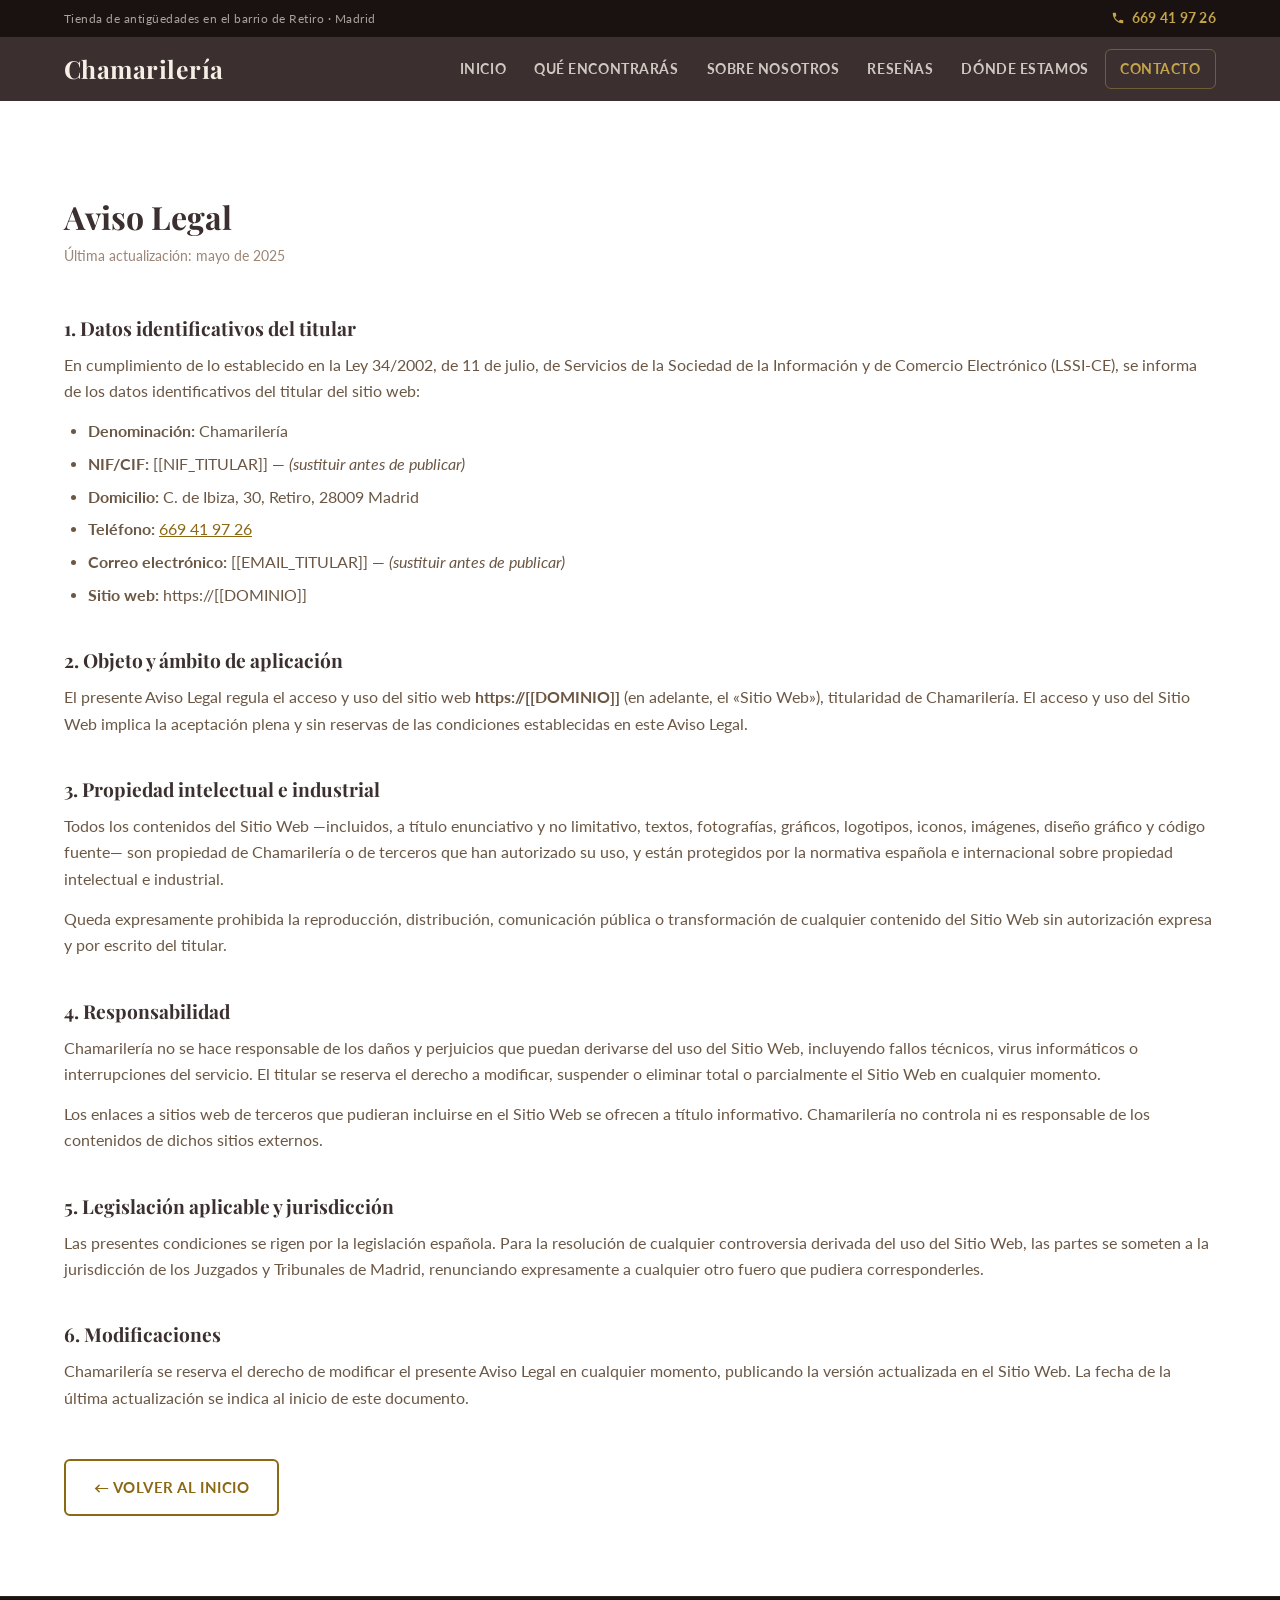
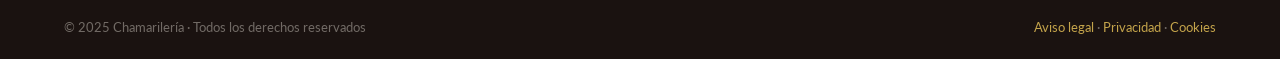
<file: aviso-legal.html>
<!DOCTYPE html>
<html lang="es">
<head>
  <meta charset="UTF-8">
  <meta name="viewport" content="width=device-width, initial-scale=1.0">
  <title>Aviso Legal — Chamarilería</title>
  <meta name="description" content="Aviso legal de Chamarilería, tienda de antigüedades en Madrid (C. de Ibiza, 30, Retiro, 28009 Madrid).">
  <meta name="robots" content="noindex, follow">
  <link rel="canonical" href="https://[[DOMINIO]]/aviso-legal.html">

  <link rel="preconnect" href="https://fonts.googleapis.com">
  <link rel="preconnect" href="https://fonts.gstatic.com" crossorigin>
  <link href="https://fonts.googleapis.com/css2?family=Playfair+Display:wght@700&family=Lato:wght@400;700&display=swap" rel="stylesheet">
  <link rel="stylesheet" href="css/styles.css">
  <link rel="icon" type="image/x-icon" href="favicon.ico">
</head>
<body>

  <header id="header">
    <div class="top-bar">
      <div class="container">
        <span class="top-bar-text">Tienda de antigüedades en el barrio de Retiro · Madrid</span>
        <a href="tel:+34669419726" class="top-bar-phone" aria-label="Llamar a Chamarilería">
          <svg viewBox="0 0 24 24" aria-hidden="true"><path d="M6.6 10.8c1.4 2.8 3.8 5.1 6.6 6.6l2.2-2.2c.3-.3.7-.4 1-.2 1.1.4 2.3.6 3.6.6.6 0 1 .4 1 1V20c0 .6-.4 1-1 1-9.4 0-17-7.6-17-17 0-.6.4-1 1-1h3.5c.6 0 1 .4 1 1 0 1.3.2 2.5.6 3.6.1.3 0 .7-.2 1L6.6 10.8z"/></svg>
          669 41 97 26
        </a>
      </div>
    </div>
    <nav class="nav" aria-label="Navegación principal">
      <div class="container nav-inner">
        <a href="index.html" class="nav-logo">Chamarilería</a>
        <button class="hamburger" id="hamburger" aria-label="Abrir menú" aria-expanded="false" aria-controls="navMenu">
          <span></span><span></span><span></span>
        </button>
        <ul class="nav-menu" id="navMenu" role="list">
          <li><a href="index.html">Inicio</a></li>
          <li><a href="index.html#que-encontraras">Qué encontrarás</a></li>
          <li><a href="index.html#sobre-nosotros">Sobre nosotros</a></li>
          <li><a href="index.html#resenas">Reseñas</a></li>
          <li><a href="index.html#donde-estamos">Dónde estamos</a></li>
          <li><a href="index.html#contacto" class="nav-cta">Contacto</a></li>
        </ul>
      </div>
    </nav>
  </header>

  <main>
    <div class="container legal-page">
      <h1>Aviso Legal</h1>
      <span class="legal-date">Última actualización: mayo de 2025</span>

      <div class="legal-content">

        <h2>1. Datos identificativos del titular</h2>
        <p>En cumplimiento de lo establecido en la Ley 34/2002, de 11 de julio, de Servicios de la Sociedad de la Información y de Comercio Electrónico (LSSI-CE), se informa de los datos identificativos del titular del sitio web:</p>
        <ul>
          <li><strong>Denominación:</strong> Chamarilería</li>
          <li><strong>NIF/CIF:</strong> [[NIF_TITULAR]] — <em>(sustituir antes de publicar)</em></li>
          <li><strong>Domicilio:</strong> C. de Ibiza, 30, Retiro, 28009 Madrid</li>
          <li><strong>Teléfono:</strong> <a href="tel:+34669419726">669 41 97 26</a></li>
          <li><strong>Correo electrónico:</strong> [[EMAIL_TITULAR]] — <em>(sustituir antes de publicar)</em></li>
          <li><strong>Sitio web:</strong> https://[[DOMINIO]]</li>
        </ul>

        <h2>2. Objeto y ámbito de aplicación</h2>
        <p>El presente Aviso Legal regula el acceso y uso del sitio web <strong>https://[[DOMINIO]]</strong> (en adelante, el «Sitio Web»), titularidad de Chamarilería. El acceso y uso del Sitio Web implica la aceptación plena y sin reservas de las condiciones establecidas en este Aviso Legal.</p>

        <h2>3. Propiedad intelectual e industrial</h2>
        <p>Todos los contenidos del Sitio Web —incluidos, a título enunciativo y no limitativo, textos, fotografías, gráficos, logotipos, iconos, imágenes, diseño gráfico y código fuente— son propiedad de Chamarilería o de terceros que han autorizado su uso, y están protegidos por la normativa española e internacional sobre propiedad intelectual e industrial.</p>
        <p>Queda expresamente prohibida la reproducción, distribución, comunicación pública o transformación de cualquier contenido del Sitio Web sin autorización expresa y por escrito del titular.</p>

        <h2>4. Responsabilidad</h2>
        <p>Chamarilería no se hace responsable de los daños y perjuicios que puedan derivarse del uso del Sitio Web, incluyendo fallos técnicos, virus informáticos o interrupciones del servicio. El titular se reserva el derecho a modificar, suspender o eliminar total o parcialmente el Sitio Web en cualquier momento.</p>
        <p>Los enlaces a sitios web de terceros que pudieran incluirse en el Sitio Web se ofrecen a título informativo. Chamarilería no controla ni es responsable de los contenidos de dichos sitios externos.</p>

        <h2>5. Legislación aplicable y jurisdicción</h2>
        <p>Las presentes condiciones se rigen por la legislación española. Para la resolución de cualquier controversia derivada del uso del Sitio Web, las partes se someten a la jurisdicción de los Juzgados y Tribunales de Madrid, renunciando expresamente a cualquier otro fuero que pudiera corresponderles.</p>

        <h2>6. Modificaciones</h2>
        <p>Chamarilería se reserva el derecho de modificar el presente Aviso Legal en cualquier momento, publicando la versión actualizada en el Sitio Web. La fecha de la última actualización se indica al inicio de este documento.</p>

      </div>

      <p style="margin-top: 3rem;"><a href="index.html" class="btn btn-outline-dark" style="display: inline-flex;">← Volver al inicio</a></p>
    </div>
  </main>

  <footer class="footer" role="contentinfo">
    <div class="footer-bottom">
      <div class="container">
        <p>© 2025 Chamarilería · Todos los derechos reservados</p>
        <p>
          <a href="aviso-legal.html">Aviso legal</a> ·
          <a href="politica-privacidad.html">Privacidad</a> ·
          <a href="politica-cookies.html">Cookies</a>
        </p>
      </div>
    </div>
  </footer>

  <script src="js/main.js" defer></script>
</body>
</html>
</file>
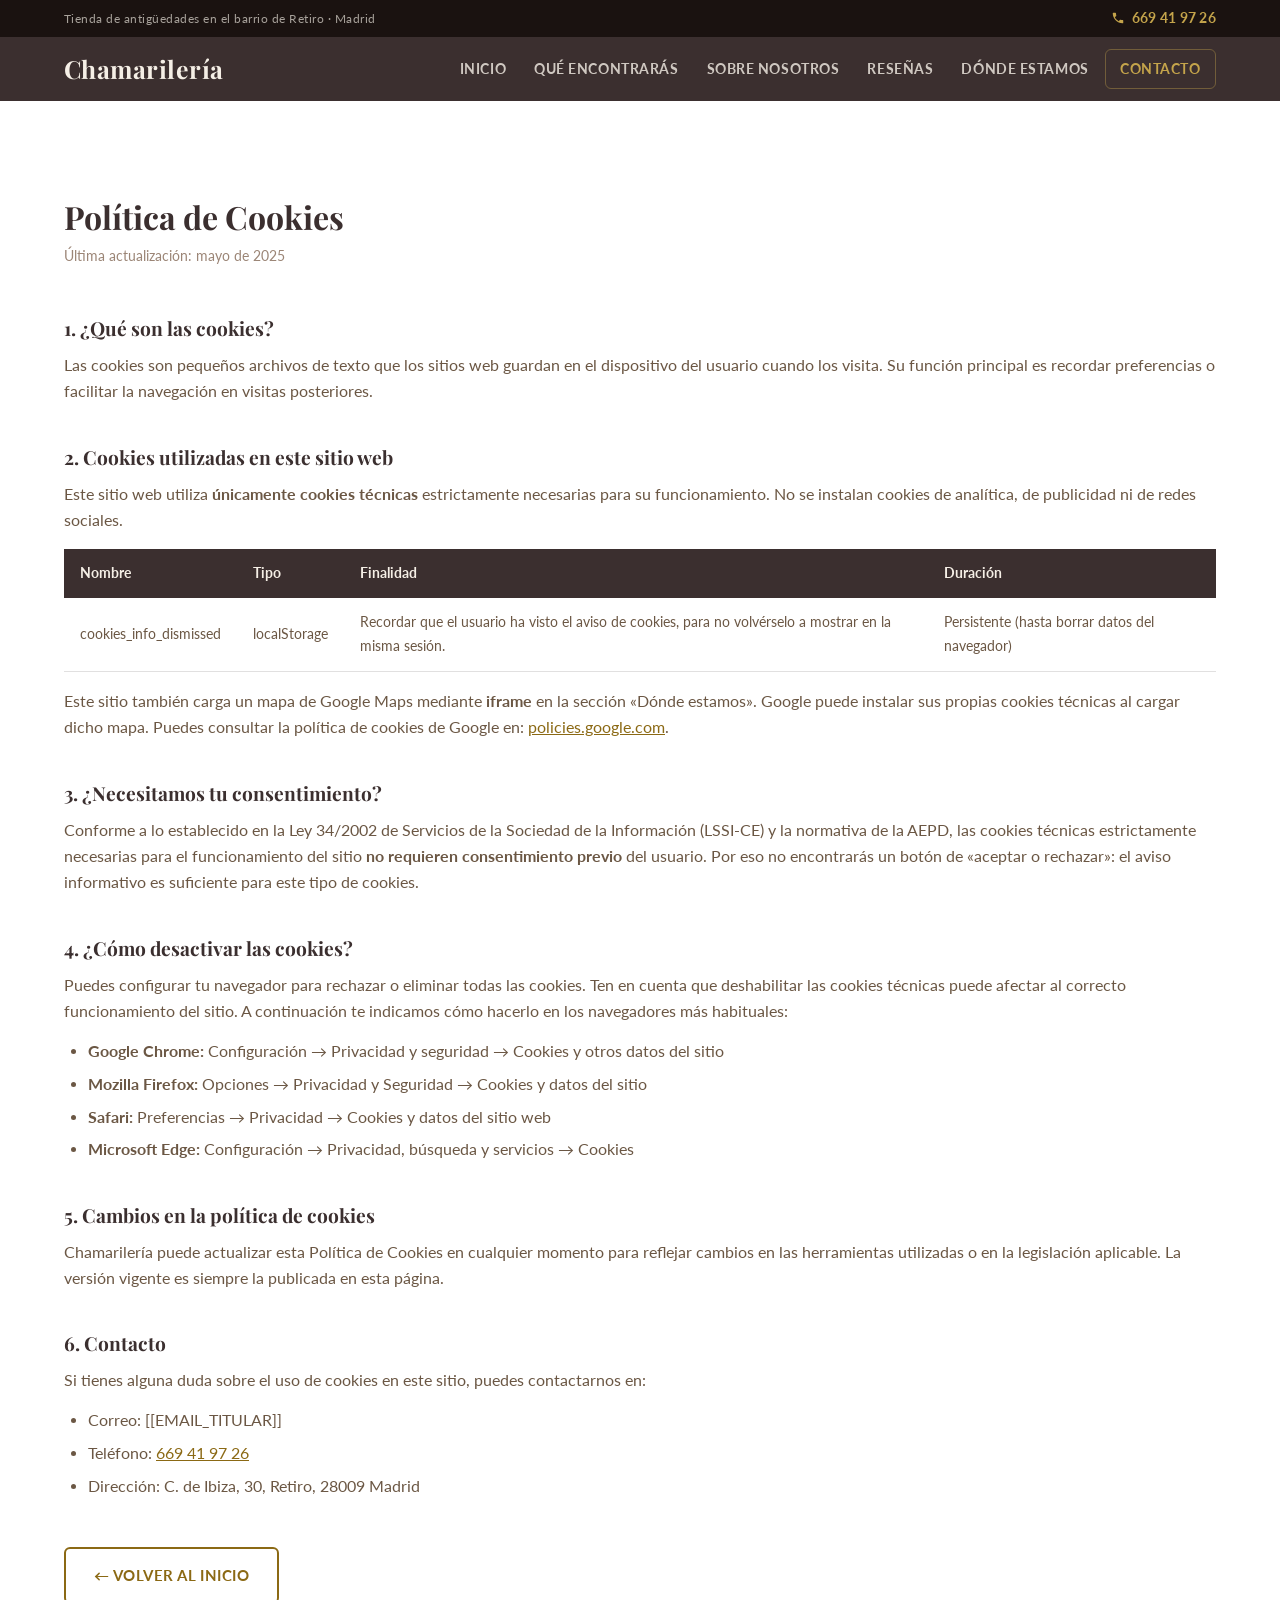
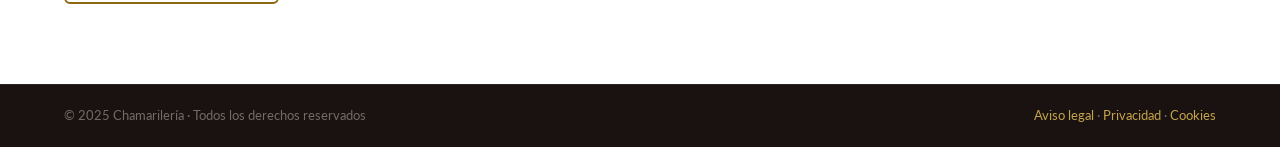
<file: politica-cookies.html>
<!DOCTYPE html>
<html lang="es">
<head>
  <meta charset="UTF-8">
  <meta name="viewport" content="width=device-width, initial-scale=1.0">
  <title>Política de Cookies — Chamarilería</title>
  <meta name="description" content="Política de cookies de Chamarilería, tienda de antigüedades en Madrid. Información sobre las cookies técnicas que utiliza este sitio web.">
  <meta name="robots" content="noindex, follow">
  <link rel="canonical" href="https://[[DOMINIO]]/politica-cookies.html">

  <link rel="preconnect" href="https://fonts.googleapis.com">
  <link rel="preconnect" href="https://fonts.gstatic.com" crossorigin>
  <link href="https://fonts.googleapis.com/css2?family=Playfair+Display:wght@700&family=Lato:wght@400;700&display=swap" rel="stylesheet">
  <link rel="stylesheet" href="css/styles.css">
  <link rel="icon" type="image/x-icon" href="favicon.ico">
</head>
<body>

  <header id="header">
    <div class="top-bar">
      <div class="container">
        <span class="top-bar-text">Tienda de antigüedades en el barrio de Retiro · Madrid</span>
        <a href="tel:+34669419726" class="top-bar-phone" aria-label="Llamar a Chamarilería">
          <svg viewBox="0 0 24 24" aria-hidden="true"><path d="M6.6 10.8c1.4 2.8 3.8 5.1 6.6 6.6l2.2-2.2c.3-.3.7-.4 1-.2 1.1.4 2.3.6 3.6.6.6 0 1 .4 1 1V20c0 .6-.4 1-1 1-9.4 0-17-7.6-17-17 0-.6.4-1 1-1h3.5c.6 0 1 .4 1 1 0 1.3.2 2.5.6 3.6.1.3 0 .7-.2 1L6.6 10.8z"/></svg>
          669 41 97 26
        </a>
      </div>
    </div>
    <nav class="nav" aria-label="Navegación principal">
      <div class="container nav-inner">
        <a href="index.html" class="nav-logo">Chamarilería</a>
        <button class="hamburger" id="hamburger" aria-label="Abrir menú" aria-expanded="false" aria-controls="navMenu">
          <span></span><span></span><span></span>
        </button>
        <ul class="nav-menu" id="navMenu" role="list">
          <li><a href="index.html">Inicio</a></li>
          <li><a href="index.html#que-encontraras">Qué encontrarás</a></li>
          <li><a href="index.html#sobre-nosotros">Sobre nosotros</a></li>
          <li><a href="index.html#resenas">Reseñas</a></li>
          <li><a href="index.html#donde-estamos">Dónde estamos</a></li>
          <li><a href="index.html#contacto" class="nav-cta">Contacto</a></li>
        </ul>
      </div>
    </nav>
  </header>

  <main>
    <div class="container legal-page">
      <h1>Política de Cookies</h1>
      <span class="legal-date">Última actualización: mayo de 2025</span>

      <div class="legal-content">

        <h2>1. ¿Qué son las cookies?</h2>
        <p>Las cookies son pequeños archivos de texto que los sitios web guardan en el dispositivo del usuario cuando los visita. Su función principal es recordar preferencias o facilitar la navegación en visitas posteriores.</p>

        <h2>2. Cookies utilizadas en este sitio web</h2>
        <p>Este sitio web utiliza <strong>únicamente cookies técnicas</strong> estrictamente necesarias para su funcionamiento. No se instalan cookies de analítica, de publicidad ni de redes sociales.</p>

        <table style="width:100%; border-collapse:collapse; margin-top:1rem; margin-bottom:1rem; font-size:0.9rem;">
          <thead>
            <tr style="background-color: var(--color-primary); color: var(--color-secondary);">
              <th style="padding:0.75rem 1rem; text-align:left; font-family: var(--font-body);">Nombre</th>
              <th style="padding:0.75rem 1rem; text-align:left; font-family: var(--font-body);">Tipo</th>
              <th style="padding:0.75rem 1rem; text-align:left; font-family: var(--font-body);">Finalidad</th>
              <th style="padding:0.75rem 1rem; text-align:left; font-family: var(--font-body);">Duración</th>
            </tr>
          </thead>
          <tbody>
            <tr style="border-bottom: 1px solid var(--color-border);">
              <td style="padding:0.75rem 1rem; color:var(--color-text-light);">cookies_info_dismissed</td>
              <td style="padding:0.75rem 1rem; color:var(--color-text-light);">localStorage</td>
              <td style="padding:0.75rem 1rem; color:var(--color-text-light);">Recordar que el usuario ha visto el aviso de cookies, para no volvérselo a mostrar en la misma sesión.</td>
              <td style="padding:0.75rem 1rem; color:var(--color-text-light);">Persistente (hasta borrar datos del navegador)</td>
            </tr>
          </tbody>
        </table>

        <p>Este sitio también carga un mapa de Google Maps mediante <strong>iframe</strong> en la sección «Dónde estamos». Google puede instalar sus propias cookies técnicas al cargar dicho mapa. Puedes consultar la política de cookies de Google en: <a href="https://policies.google.com/technologies/cookies?hl=es" target="_blank" rel="noopener noreferrer">policies.google.com</a>.</p>

        <h2>3. ¿Necesitamos tu consentimiento?</h2>
        <p>Conforme a lo establecido en la Ley 34/2002 de Servicios de la Sociedad de la Información (LSSI-CE) y la normativa de la AEPD, las cookies técnicas estrictamente necesarias para el funcionamiento del sitio <strong>no requieren consentimiento previo</strong> del usuario. Por eso no encontrarás un botón de «aceptar o rechazar»: el aviso informativo es suficiente para este tipo de cookies.</p>

        <h2>4. ¿Cómo desactivar las cookies?</h2>
        <p>Puedes configurar tu navegador para rechazar o eliminar todas las cookies. Ten en cuenta que deshabilitar las cookies técnicas puede afectar al correcto funcionamiento del sitio. A continuación te indicamos cómo hacerlo en los navegadores más habituales:</p>
        <ul>
          <li><strong>Google Chrome:</strong> Configuración → Privacidad y seguridad → Cookies y otros datos del sitio</li>
          <li><strong>Mozilla Firefox:</strong> Opciones → Privacidad y Seguridad → Cookies y datos del sitio</li>
          <li><strong>Safari:</strong> Preferencias → Privacidad → Cookies y datos del sitio web</li>
          <li><strong>Microsoft Edge:</strong> Configuración → Privacidad, búsqueda y servicios → Cookies</li>
        </ul>

        <h2>5. Cambios en la política de cookies</h2>
        <p>Chamarilería puede actualizar esta Política de Cookies en cualquier momento para reflejar cambios en las herramientas utilizadas o en la legislación aplicable. La versión vigente es siempre la publicada en esta página.</p>

        <h2>6. Contacto</h2>
        <p>Si tienes alguna duda sobre el uso de cookies en este sitio, puedes contactarnos en:</p>
        <ul>
          <li>Correo: [[EMAIL_TITULAR]]</li>
          <li>Teléfono: <a href="tel:+34669419726">669 41 97 26</a></li>
          <li>Dirección: C. de Ibiza, 30, Retiro, 28009 Madrid</li>
        </ul>

      </div>

      <p style="margin-top: 3rem;"><a href="index.html" class="btn btn-outline-dark" style="display: inline-flex;">← Volver al inicio</a></p>
    </div>
  </main>

  <footer class="footer" role="contentinfo">
    <div class="footer-bottom">
      <div class="container">
        <p>© 2025 Chamarilería · Todos los derechos reservados</p>
        <p>
          <a href="aviso-legal.html">Aviso legal</a> ·
          <a href="politica-privacidad.html">Privacidad</a> ·
          <a href="politica-cookies.html">Cookies</a>
        </p>
      </div>
    </div>
  </footer>

  <script src="js/main.js" defer></script>
</body>
</html>
</file>
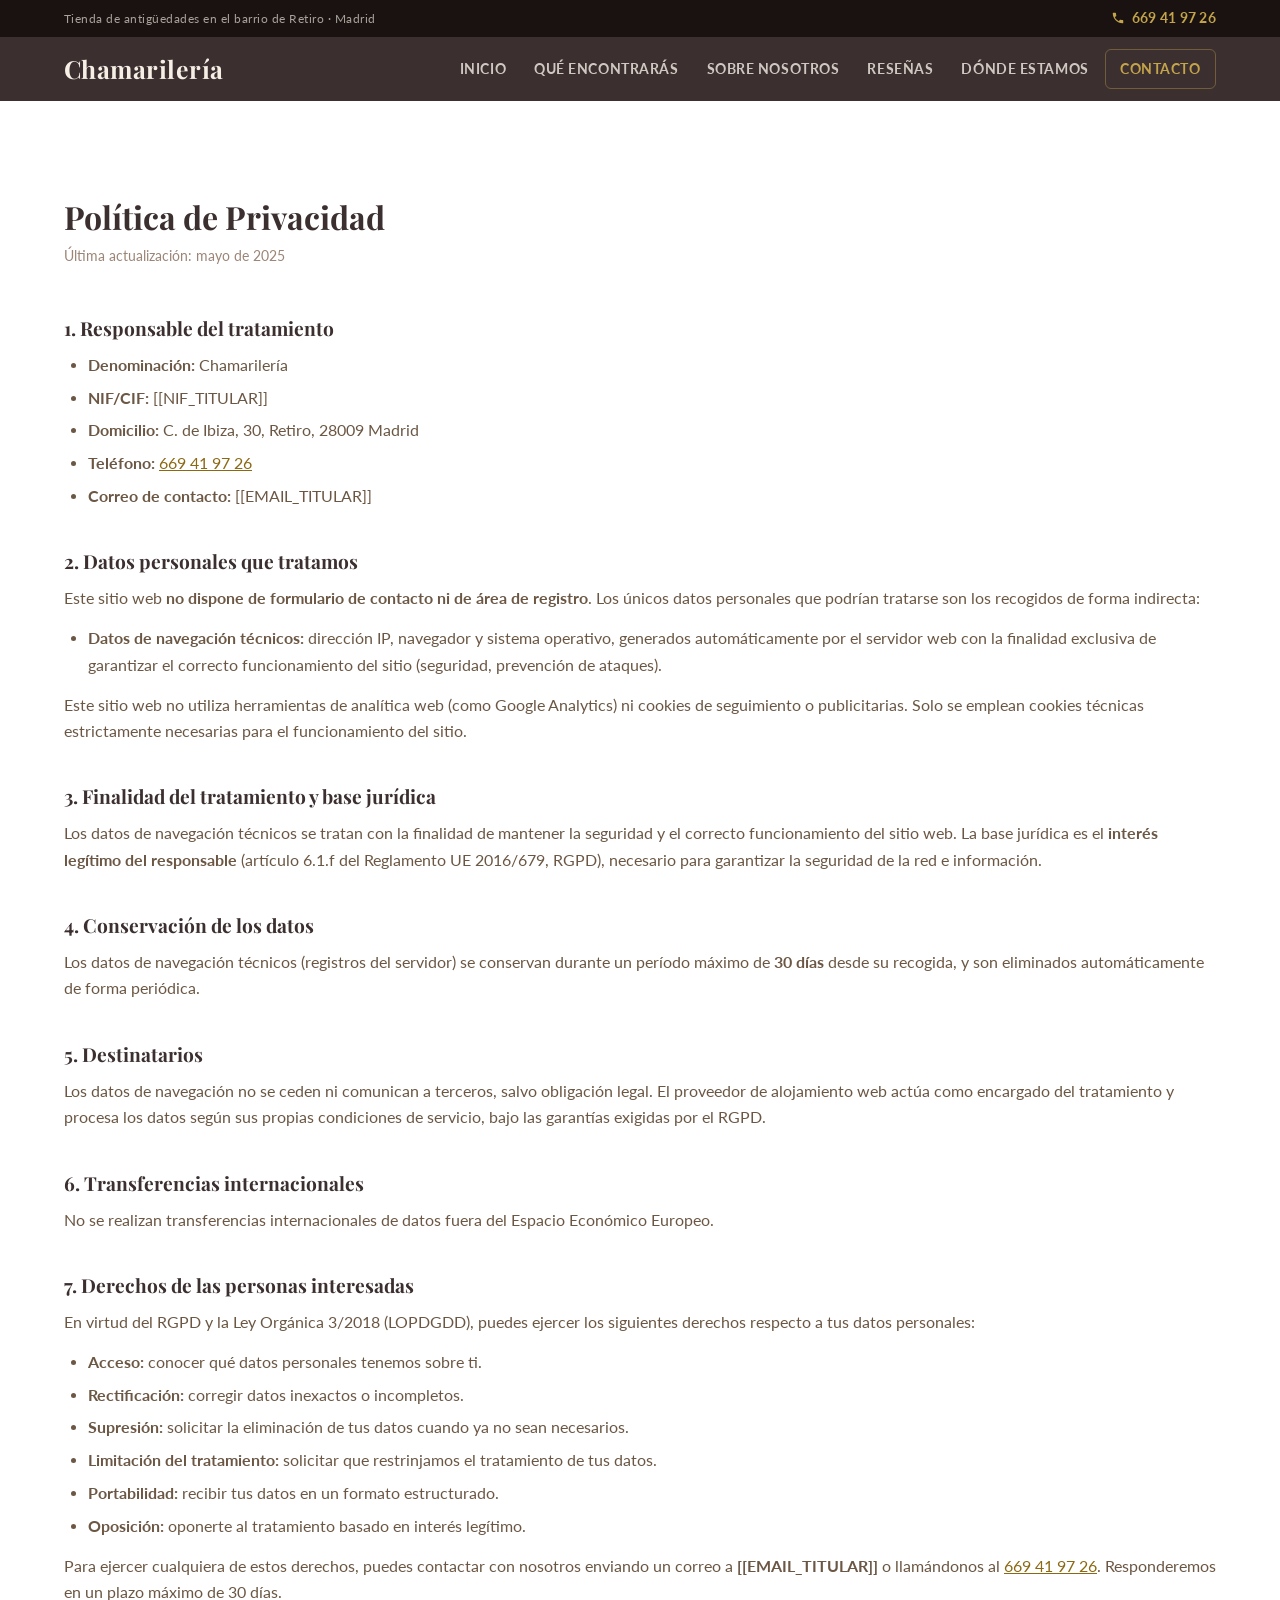
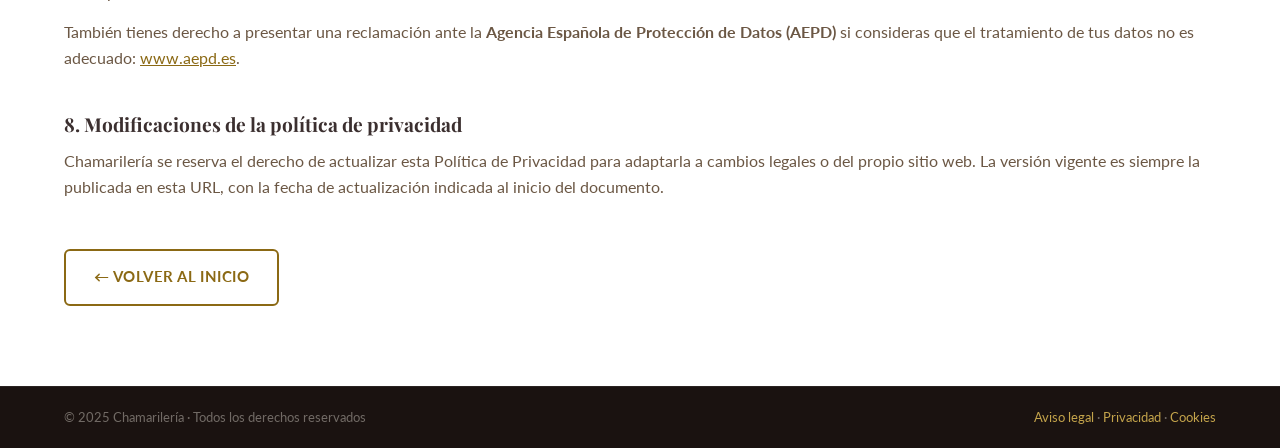
<file: politica-privacidad.html>
<!DOCTYPE html>
<html lang="es">
<head>
  <meta charset="UTF-8">
  <meta name="viewport" content="width=device-width, initial-scale=1.0">
  <title>Política de Privacidad — Chamarilería</title>
  <meta name="description" content="Política de privacidad de Chamarilería, tienda de antigüedades en Madrid. Información sobre el tratamiento de datos personales conforme al RGPD.">
  <meta name="robots" content="noindex, follow">
  <link rel="canonical" href="https://[[DOMINIO]]/politica-privacidad.html">

  <link rel="preconnect" href="https://fonts.googleapis.com">
  <link rel="preconnect" href="https://fonts.gstatic.com" crossorigin>
  <link href="https://fonts.googleapis.com/css2?family=Playfair+Display:wght@700&family=Lato:wght@400;700&display=swap" rel="stylesheet">
  <link rel="stylesheet" href="css/styles.css">
  <link rel="icon" type="image/x-icon" href="favicon.ico">
</head>
<body>

  <header id="header">
    <div class="top-bar">
      <div class="container">
        <span class="top-bar-text">Tienda de antigüedades en el barrio de Retiro · Madrid</span>
        <a href="tel:+34669419726" class="top-bar-phone" aria-label="Llamar a Chamarilería">
          <svg viewBox="0 0 24 24" aria-hidden="true"><path d="M6.6 10.8c1.4 2.8 3.8 5.1 6.6 6.6l2.2-2.2c.3-.3.7-.4 1-.2 1.1.4 2.3.6 3.6.6.6 0 1 .4 1 1V20c0 .6-.4 1-1 1-9.4 0-17-7.6-17-17 0-.6.4-1 1-1h3.5c.6 0 1 .4 1 1 0 1.3.2 2.5.6 3.6.1.3 0 .7-.2 1L6.6 10.8z"/></svg>
          669 41 97 26
        </a>
      </div>
    </div>
    <nav class="nav" aria-label="Navegación principal">
      <div class="container nav-inner">
        <a href="index.html" class="nav-logo">Chamarilería</a>
        <button class="hamburger" id="hamburger" aria-label="Abrir menú" aria-expanded="false" aria-controls="navMenu">
          <span></span><span></span><span></span>
        </button>
        <ul class="nav-menu" id="navMenu" role="list">
          <li><a href="index.html">Inicio</a></li>
          <li><a href="index.html#que-encontraras">Qué encontrarás</a></li>
          <li><a href="index.html#sobre-nosotros">Sobre nosotros</a></li>
          <li><a href="index.html#resenas">Reseñas</a></li>
          <li><a href="index.html#donde-estamos">Dónde estamos</a></li>
          <li><a href="index.html#contacto" class="nav-cta">Contacto</a></li>
        </ul>
      </div>
    </nav>
  </header>

  <main>
    <div class="container legal-page">
      <h1>Política de Privacidad</h1>
      <span class="legal-date">Última actualización: mayo de 2025</span>

      <div class="legal-content">

        <h2>1. Responsable del tratamiento</h2>
        <ul>
          <li><strong>Denominación:</strong> Chamarilería</li>
          <li><strong>NIF/CIF:</strong> [[NIF_TITULAR]]</li>
          <li><strong>Domicilio:</strong> C. de Ibiza, 30, Retiro, 28009 Madrid</li>
          <li><strong>Teléfono:</strong> <a href="tel:+34669419726">669 41 97 26</a></li>
          <li><strong>Correo de contacto:</strong> [[EMAIL_TITULAR]]</li>
        </ul>

        <h2>2. Datos personales que tratamos</h2>
        <p>Este sitio web <strong>no dispone de formulario de contacto ni de área de registro</strong>. Los únicos datos personales que podrían tratarse son los recogidos de forma indirecta:</p>
        <ul>
          <li><strong>Datos de navegación técnicos:</strong> dirección IP, navegador y sistema operativo, generados automáticamente por el servidor web con la finalidad exclusiva de garantizar el correcto funcionamiento del sitio (seguridad, prevención de ataques).</li>
        </ul>
        <p>Este sitio web no utiliza herramientas de analítica web (como Google Analytics) ni cookies de seguimiento o publicitarias. Solo se emplean cookies técnicas estrictamente necesarias para el funcionamiento del sitio.</p>

        <h2>3. Finalidad del tratamiento y base jurídica</h2>
        <p>Los datos de navegación técnicos se tratan con la finalidad de mantener la seguridad y el correcto funcionamiento del sitio web. La base jurídica es el <strong>interés legítimo del responsable</strong> (artículo 6.1.f del Reglamento UE 2016/679, RGPD), necesario para garantizar la seguridad de la red e información.</p>

        <h2>4. Conservación de los datos</h2>
        <p>Los datos de navegación técnicos (registros del servidor) se conservan durante un período máximo de <strong>30 días</strong> desde su recogida, y son eliminados automáticamente de forma periódica.</p>

        <h2>5. Destinatarios</h2>
        <p>Los datos de navegación no se ceden ni comunican a terceros, salvo obligación legal. El proveedor de alojamiento web actúa como encargado del tratamiento y procesa los datos según sus propias condiciones de servicio, bajo las garantías exigidas por el RGPD.</p>

        <h2>6. Transferencias internacionales</h2>
        <p>No se realizan transferencias internacionales de datos fuera del Espacio Económico Europeo.</p>

        <h2>7. Derechos de las personas interesadas</h2>
        <p>En virtud del RGPD y la Ley Orgánica 3/2018 (LOPDGDD), puedes ejercer los siguientes derechos respecto a tus datos personales:</p>
        <ul>
          <li><strong>Acceso:</strong> conocer qué datos personales tenemos sobre ti.</li>
          <li><strong>Rectificación:</strong> corregir datos inexactos o incompletos.</li>
          <li><strong>Supresión:</strong> solicitar la eliminación de tus datos cuando ya no sean necesarios.</li>
          <li><strong>Limitación del tratamiento:</strong> solicitar que restrinjamos el tratamiento de tus datos.</li>
          <li><strong>Portabilidad:</strong> recibir tus datos en un formato estructurado.</li>
          <li><strong>Oposición:</strong> oponerte al tratamiento basado en interés legítimo.</li>
        </ul>
        <p>Para ejercer cualquiera de estos derechos, puedes contactar con nosotros enviando un correo a <strong>[[EMAIL_TITULAR]]</strong> o llamándonos al <a href="tel:+34669419726">669 41 97 26</a>. Responderemos en un plazo máximo de 30 días.</p>
        <p>También tienes derecho a presentar una reclamación ante la <strong>Agencia Española de Protección de Datos (AEPD)</strong> si consideras que el tratamiento de tus datos no es adecuado: <a href="https://www.aepd.es" target="_blank" rel="noopener noreferrer">www.aepd.es</a>.</p>

        <h2>8. Modificaciones de la política de privacidad</h2>
        <p>Chamarilería se reserva el derecho de actualizar esta Política de Privacidad para adaptarla a cambios legales o del propio sitio web. La versión vigente es siempre la publicada en esta URL, con la fecha de actualización indicada al inicio del documento.</p>

      </div>

      <p style="margin-top: 3rem;"><a href="index.html" class="btn btn-outline-dark" style="display: inline-flex;">← Volver al inicio</a></p>
    </div>
  </main>

  <footer class="footer" role="contentinfo">
    <div class="footer-bottom">
      <div class="container">
        <p>© 2025 Chamarilería · Todos los derechos reservados</p>
        <p>
          <a href="aviso-legal.html">Aviso legal</a> ·
          <a href="politica-privacidad.html">Privacidad</a> ·
          <a href="politica-cookies.html">Cookies</a>
        </p>
      </div>
    </div>
  </footer>

  <script src="js/main.js" defer></script>
</body>
</html>
</file>
<file: css/styles.css>
/* ============================================================
   CHAMARILERÍA — Tienda de Antigüedades en Madrid
   styles.css
   ============================================================ */

/* 1. VARIABLES
-------------------------------------------------------------- */
:root {
  --color-primary:      #3B2F2F;
  --color-primary-dark: #1A1210;
  --color-secondary:    #F5EFE6;
  --color-accent:       #8B6914;
  --color-accent-light: #C4A44B;
  --color-text:         #2C2119;
  --color-text-light:   #6B5744;
  --color-text-muted:   #9B8576;
  --color-border:       rgba(59, 47, 47, 0.15);
  --color-white:        #FFFFFF;

  --font-heading: 'Playfair Display', Georgia, serif;
  --font-body:    'Lato', Arial, sans-serif;

  --shadow-sm: 0 2px 8px rgba(59, 47, 47, 0.08);
  --shadow-md: 0 4px 16px rgba(59, 47, 47, 0.12);
  --shadow-lg: 0 8px 32px rgba(59, 47, 47, 0.18);

  --radius:    6px;
  --radius-lg: 12px;
  --transition: 0.25s ease;

  --max-width:       1200px;
  --section-padding: 5rem 1.5rem;
}


/* 2. RESET & BASE
-------------------------------------------------------------- */
*, *::before, *::after {
  box-sizing: border-box;
  margin: 0;
  padding: 0;
}

html {
  scroll-behavior: smooth;
  font-size: 16px;
}

body {
  font-family: var(--font-body);
  color: var(--color-text);
  background-color: var(--color-white);
  line-height: 1.7;
  -webkit-font-smoothing: antialiased;
}

img {
  display: block;
  max-width: 100%;
  height: auto;
}

a {
  color: inherit;
  text-decoration: none;
  transition: color var(--transition), opacity var(--transition);
}

ul, ol {
  list-style: none;
}

button {
  cursor: pointer;
  font-family: var(--font-body);
  border: none;
  background: none;
}


/* 3. TYPOGRAPHY
-------------------------------------------------------------- */
h1, h2, h3, h4 {
  font-family: var(--font-heading);
  line-height: 1.25;
  font-weight: 700;
  color: var(--color-primary);
}

h1 { font-size: clamp(2rem, 5vw, 3.5rem); }
h2 { font-size: clamp(1.6rem, 3vw, 2.4rem); }
h3 { font-size: clamp(1.1rem, 2vw, 1.4rem); }
h4 { font-size: 1rem; }

p {
  font-size: 1rem;
  color: var(--color-text-light);
}


/* 4. UTILITIES
-------------------------------------------------------------- */
.container {
  max-width: var(--max-width);
  margin: 0 auto;
  padding: 0 1.5rem;
}

.btn {
  display: inline-flex;
  align-items: center;
  gap: 0.5rem;
  padding: 0.85rem 1.75rem;
  border-radius: var(--radius);
  font-family: var(--font-body);
  font-size: 0.95rem;
  font-weight: 700;
  letter-spacing: 0.03em;
  text-transform: uppercase;
  transition: background var(--transition), color var(--transition),
              border-color var(--transition), box-shadow var(--transition),
              transform var(--transition);
  min-height: 48px;
  white-space: nowrap;
}

.btn:hover {
  transform: translateY(-2px);
  box-shadow: var(--shadow-md);
}

.btn-primary {
  background-color: var(--color-accent);
  color: var(--color-white);
  border: 2px solid var(--color-accent);
}
.btn-primary:hover {
  background-color: var(--color-accent-light);
  border-color: var(--color-accent-light);
}

.btn-outline {
  background-color: transparent;
  color: var(--color-white);
  border: 2px solid rgba(255, 255, 255, 0.6);
}
.btn-outline:hover {
  background-color: rgba(255, 255, 255, 0.1);
  border-color: var(--color-white);
}

.btn-outline-dark {
  background-color: transparent;
  color: var(--color-accent);
  border: 2px solid var(--color-accent);
}
.btn-outline-dark:hover {
  background-color: var(--color-accent);
  color: var(--color-white);
}

.section-title {
  font-family: var(--font-heading);
  color: var(--color-primary);
  margin-bottom: 0.5rem;
  position: relative;
}
.section-title--centered { text-align: center; }
.section-title--light { color: var(--color-secondary); }

.section-divider {
  display: flex;
  align-items: center;
  gap: 0.75rem;
  margin-bottom: 0.75rem;
  color: var(--color-accent);
}
.section-divider::before,
.section-divider::after {
  content: '';
  flex: 1;
  height: 1px;
  background: linear-gradient(to right, transparent, var(--color-accent), transparent);
  opacity: 0.5;
}
.section-divider--short::before { max-width: 3rem; }
.section-divider--short::after  { flex: none; width: 0; }
.section-divider .ornament {
  font-size: 0.75rem;
  letter-spacing: 0.3em;
  opacity: 0.8;
  flex-shrink: 0;
}
.section-title--centered + .section-divider {
  justify-content: center;
}
.section-title--centered + .section-divider::before,
.section-title--centered + .section-divider::after {
  max-width: 5rem;
  flex: none;
}
.section-divider--light {
  color: var(--color-accent-light);
}
.section-divider--light::before,
.section-divider--light::after {
  background: linear-gradient(to right, transparent, var(--color-accent-light), transparent);
}

.section-subtitle {
  font-size: 1.05rem;
  color: var(--color-text-light);
  max-width: 640px;
  margin-bottom: 3rem;
}
.section-subtitle--centered {
  text-align: center;
  margin: 0 auto 3rem;
}
.section-subtitle--light {
  color: rgba(245, 239, 230, 0.75);
}

.star-icon {
  display: inline-block;
  width: 1em;
  height: 1em;
  fill: var(--color-accent);
  vertical-align: middle;
}

/* Fade-in animation (JS adds .visible) */
.fade-in {
  opacity: 0;
  transform: translateY(24px);
  transition: opacity 0.6s ease, transform 0.6s ease;
}
.fade-in.visible {
  opacity: 1;
  transform: none;
}
.fade-in:nth-child(2) { transition-delay: 0.1s; }
.fade-in:nth-child(3) { transition-delay: 0.2s; }
.fade-in:nth-child(4) { transition-delay: 0.3s; }
.fade-in:nth-child(5) { transition-delay: 0.4s; }
.fade-in:nth-child(6) { transition-delay: 0.5s; }
.fade-in:nth-child(7) { transition-delay: 0.6s; }
.fade-in:nth-child(8) { transition-delay: 0.7s; }


/* 5. HEADER
-------------------------------------------------------------- */
#header {
  position: sticky;
  top: 0;
  z-index: 100;
  background-color: var(--color-primary);
  box-shadow: none;
  transition: box-shadow var(--transition);
}
#header.scrolled {
  box-shadow: 0 4px 20px rgba(26, 18, 16, 0.3);
}

.top-bar {
  background-color: var(--color-primary-dark);
  padding: 0.4rem 0;
}
.top-bar .container {
  display: flex;
  justify-content: space-between;
  align-items: center;
  gap: 1rem;
  flex-wrap: wrap;
}
.top-bar-text {
  font-size: 0.78rem;
  color: rgba(245, 239, 230, 0.65);
  letter-spacing: 0.04em;
}
.top-bar-phone {
  display: flex;
  align-items: center;
  gap: 0.4rem;
  font-size: 0.88rem;
  font-weight: 700;
  color: var(--color-accent-light);
  letter-spacing: 0.02em;
}
.top-bar-phone:hover { color: var(--color-white); }
.top-bar-phone svg {
  width: 14px;
  height: 14px;
  fill: currentColor;
  flex-shrink: 0;
}

.nav {
  padding: 0;
}
.nav-inner {
  display: flex;
  align-items: center;
  justify-content: space-between;
  height: 64px;
}

.nav-logo {
  font-family: var(--font-heading);
  font-size: 1.55rem;
  font-weight: 700;
  color: var(--color-secondary);
  letter-spacing: 0.02em;
  transition: color var(--transition);
  flex-shrink: 0;
}
.nav-logo:hover { color: var(--color-accent-light); }

.nav-menu {
  display: flex;
  align-items: center;
  gap: 0.25rem;
}
.nav-menu a {
  display: block;
  padding: 0.5rem 0.75rem;
  font-size: 0.88rem;
  font-weight: 700;
  letter-spacing: 0.04em;
  text-transform: uppercase;
  color: rgba(245, 239, 230, 0.8);
  border-radius: var(--radius);
  transition: color var(--transition), background var(--transition);
}
.nav-menu a:hover,
.nav-menu a.active {
  color: var(--color-secondary);
  background-color: rgba(255, 255, 255, 0.08);
}
.nav-menu .nav-cta {
  color: var(--color-accent-light);
  border: 1px solid rgba(196, 164, 75, 0.4);
  padding: 0.45rem 0.9rem;
}
.nav-menu .nav-cta:hover {
  background-color: var(--color-accent);
  border-color: var(--color-accent);
  color: var(--color-white);
}


/* 6. HAMBURGER (móvil)
-------------------------------------------------------------- */
.hamburger {
  display: none;
  flex-direction: column;
  justify-content: center;
  gap: 5px;
  width: 44px;
  height: 44px;
  padding: 0 8px;
  background: none;
  border: none;
  cursor: pointer;
  z-index: 110;
}
.hamburger span {
  display: block;
  width: 100%;
  height: 2px;
  background-color: var(--color-secondary);
  border-radius: 2px;
  transition: transform 0.3s ease, opacity 0.3s ease;
  transform-origin: center;
}
.hamburger.open span:nth-child(1) { transform: translateY(7px) rotate(45deg); }
.hamburger.open span:nth-child(2) { opacity: 0; transform: scaleX(0); }
.hamburger.open span:nth-child(3) { transform: translateY(-7px) rotate(-45deg); }


/* 7. HERO
-------------------------------------------------------------- */
.hero {
  position: relative;
  min-height: 88vh;
  display: flex;
  align-items: center;
  background-color: var(--color-primary);
  overflow: hidden;
}
.hero::before {
  content: '';
  position: absolute;
  inset: 0;
  background-image:
    radial-gradient(ellipse at 15% 60%, rgba(139, 105, 20, 0.18) 0%, transparent 55%),
    radial-gradient(ellipse at 85% 15%, rgba(196, 164, 75, 0.1) 0%, transparent 45%);
  pointer-events: none;
}
.hero::after {
  content: '';
  position: absolute;
  inset: 0;
  background-image: repeating-linear-gradient(
    -45deg,
    transparent,
    transparent 36px,
    rgba(255, 255, 255, 0.018) 36px,
    rgba(255, 255, 255, 0.018) 37px
  );
  pointer-events: none;
}

.hero-content {
  position: relative;
  z-index: 1;
  max-width: 720px;
  padding-top: 3rem;
  padding-bottom: 3rem;
}

.hero-badge {
  display: inline-flex;
  align-items: center;
  gap: 0.5rem;
  background-color: rgba(139, 105, 20, 0.25);
  border: 1px solid rgba(196, 164, 75, 0.4);
  color: var(--color-accent-light);
  font-size: 0.82rem;
  font-weight: 700;
  letter-spacing: 0.05em;
  text-transform: uppercase;
  padding: 0.4rem 0.9rem;
  border-radius: 2rem;
  margin-bottom: 1.5rem;
}
.hero-badge svg {
  width: 14px;
  height: 14px;
  fill: currentColor;
}

.hero h1 {
  font-size: clamp(2.2rem, 5.5vw, 3.8rem);
  font-weight: 700;
  color: var(--color-secondary);
  line-height: 1.15;
  margin-bottom: 1.25rem;
}
.hero h1 em {
  font-style: italic;
  color: var(--color-accent-light);
}

.hero-sub {
  font-size: 1.12rem;
  color: rgba(245, 239, 230, 0.75);
  max-width: 560px;
  margin-bottom: 2.5rem;
  line-height: 1.7;
}

.hero-ctas {
  display: flex;
  gap: 1rem;
  flex-wrap: wrap;
}

.hero-deco {
  position: absolute;
  right: -80px;
  top: 50%;
  transform: translateY(-50%);
  width: 480px;
  height: 480px;
  border-radius: 50%;
  background: radial-gradient(circle, rgba(139, 105, 20, 0.12) 0%, transparent 70%);
  pointer-events: none;
}


/* 8. SERVICES
-------------------------------------------------------------- */
.services {
  padding: var(--section-padding);
  background-color: var(--color-secondary);
  position: relative;
}
.services::before,
.reviews-scroll::before,
.faq::before {
  content: '';
  position: absolute;
  inset: 0;
  pointer-events: none;
  background-image:
    repeating-linear-gradient(0deg, transparent, transparent 3px, rgba(139,105,20,0.012) 3px, rgba(139,105,20,0.012) 4px),
    repeating-linear-gradient(90deg, transparent, transparent 5px, rgba(59,47,47,0.008) 5px, rgba(59,47,47,0.008) 6px),
    repeating-linear-gradient(45deg, transparent, transparent 8px, rgba(139,105,20,0.006) 8px, rgba(139,105,20,0.006) 9px);
  z-index: 0;
}
.services > *,
.reviews-scroll > *,
.faq > * {
  position: relative;
  z-index: 1;
}

.services-grid {
  display: grid;
  grid-template-columns: repeat(3, 1fr);
  gap: 1.5rem;
  margin-top: 0.5rem;
}

.service-card {
  display: flex;
  flex-direction: column;
  background-color: var(--color-white);
  border: 1px solid rgba(196,164,75,0.35);
  border-radius: var(--radius-lg);
  padding: 1.5rem;
  position: relative;
  transition: box-shadow 0.3s ease, transform 0.3s ease, border-color 0.3s ease;
  outline: 1px solid rgba(196,164,75,0.15);
  outline-offset: -5px;
}
.service-card::before,
.service-card::after {
  content: '✦';
  position: absolute;
  font-size: 0.55rem;
  color: rgba(196,164,75,0.6);
  line-height: 1;
}
.service-card::before {
  top: 7px;
  left: 7px;
}
.service-card::after {
  bottom: 7px;
  right: 7px;
}
.service-card:hover {
  box-shadow: 0 20px 40px rgba(59, 47, 47, 0.12);
  transform: scale(1.01);
  border-color: rgba(196,164,75,0.65);
  outline-color: rgba(196,164,75,0.3);
}

.service-icon {
  display: inline-flex;
  align-items: center;
  justify-content: center;
  padding: 0.5rem;
  width: fit-content;
  border-radius: 0.5rem;
  background-color: rgba(139, 105, 20, 0.1);
  border: 1px solid rgba(139, 105, 20, 0.2);
  margin-bottom: 0.85rem;
  color: var(--color-accent);
  transition: background-color 0.2s, border-color 0.2s;
}
.service-icon svg {
  width: 1.5rem;
  height: 1.5rem;
  fill: none;
  stroke: currentColor;
  stroke-width: 2;
  stroke-linecap: round;
  stroke-linejoin: round;
}
.service-card:hover .service-icon {
  background-color: rgba(139, 105, 20, 0.16);
  border-color: rgba(139, 105, 20, 0.4);
}

.service-card h3 {
  font-size: 1.1rem;
  font-weight: 600;
  margin-bottom: 0.5rem;
  color: var(--color-primary);
}

.service-card p {
  font-size: 0.875rem;
  color: var(--color-text-muted);
  line-height: 1.6;
  flex-grow: 1;
}
.service-card p::first-letter {
  font-family: var(--font-heading);
  font-size: 2rem;
  font-weight: 700;
  color: var(--color-accent-light);
  float: left;
  line-height: 1;
  margin-right: 0.1em;
  margin-top: 0.05em;
}


/* 9. ABOUT
-------------------------------------------------------------- */
.about {
  padding: var(--section-padding);
  background-color: var(--color-primary);
  position: relative;
  overflow: hidden;
}
.about::before {
  content: '';
  position: absolute;
  inset: 0;
  background-image: repeating-linear-gradient(
    45deg,
    transparent,
    transparent 40px,
    rgba(255, 255, 255, 0.015) 40px,
    rgba(255, 255, 255, 0.015) 41px
  );
  pointer-events: none;
}

.about-inner {
  position: relative;
  z-index: 1;
  display: grid;
  grid-template-columns: 1fr 1fr;
  gap: 4rem;
  align-items: center;
}

.about .section-title {
  color: var(--color-secondary);
}
.about .section-title::after {
  background-color: var(--color-accent-light);
}

.about-text p {
  color: rgba(245, 239, 230, 0.8);
  margin-bottom: 1.25rem;
  font-size: 1rem;
}

.about-list {
  margin-top: 1.75rem;
}
.about-list li {
  display: flex;
  align-items: flex-start;
  gap: 0.75rem;
  margin-bottom: 0.9rem;
  color: rgba(245, 239, 230, 0.85);
  font-size: 0.95rem;
}
.about-list li svg {
  width: 20px;
  height: 20px;
  fill: var(--color-accent-light);
  flex-shrink: 0;
  margin-top: 2px;
}

.about-stats {
  display: grid;
  grid-template-columns: 1fr 1fr;
  gap: 1.5rem;
}

.stat {
  background-color: rgba(255, 255, 255, 0.06);
  border: 1px solid rgba(196, 164, 75, 0.25);
  border-radius: var(--radius-lg);
  padding: 2rem 1.5rem;
  text-align: center;
}
.stat-value {
  display: block;
  font-family: var(--font-heading);
  font-size: 2.4rem;
  font-weight: 700;
  color: var(--color-accent-light);
  line-height: 1;
  margin-bottom: 0.5rem;
}
.stat-label {
  display: block;
  font-size: 0.8rem;
  letter-spacing: 0.06em;
  text-transform: uppercase;
  color: rgba(245, 239, 230, 0.55);
}
.stat--wide {
  grid-column: 1 / -1;
}


/* 10. REVIEWS — scrolling infinite columns
-------------------------------------------------------------- */
.reviews-scroll {
  padding: var(--section-padding);
  padding-bottom: 0;
  background-color: var(--color-secondary);
  position: relative;
}
.reviews-scroll > .container {
  padding-bottom: 0.5rem;
}

.reviews-scroll-grid {
  display: flex;
  justify-content: center;
  gap: 1.25rem;
  max-height: 700px;
  overflow: hidden;
  -webkit-mask-image: linear-gradient(to bottom, transparent, black 18%, black 80%, transparent);
  mask-image: linear-gradient(to bottom, transparent, black 18%, black 80%, transparent);
  padding: 0 1.5rem;
  margin-top: 1rem;
}

.reviews-col {
  display: flex;
  flex-direction: column;
  gap: 1.25rem;
  flex: 1;
  max-width: 340px;
  animation: reviewsScrollUp 18s linear infinite;
}
.reviews-col--2 { animation-duration: 26s; }
.reviews-col--3 { animation-duration: 21s; }

@keyframes reviewsScrollUp {
  from { transform: translateY(0); }
  to   { transform: translateY(-50%); }
}

.reviews-col:hover {
  animation-play-state: paused;
}

.review-scroll-card {
  background-color: var(--color-white);
  border: 1px solid var(--color-border);
  border-radius: var(--radius-lg);
  padding: 1.5rem 1.5rem 1.25rem;
  box-shadow: var(--shadow-sm);
  flex-shrink: 0;
}

.review-scroll-stars {
  display: flex;
  gap: 2px;
  margin-bottom: 0.85rem;
}
.review-scroll-stars svg {
  width: 15px;
  height: 15px;
  fill: var(--color-accent);
}

.review-scroll-text {
  font-size: 0.9rem;
  color: var(--color-text-light);
  line-height: 1.7;
  margin-bottom: 1.1rem;
  font-style: italic;
}

.review-scroll-author {
  display: flex;
  align-items: center;
  gap: 0.65rem;
  padding-top: 1rem;
  border-top: 1px solid var(--color-border);
}

.review-avatar {
  width: 34px;
  height: 34px;
  border-radius: 50%;
  display: flex;
  align-items: center;
  justify-content: center;
  font-family: var(--font-body);
  font-weight: 700;
  font-size: 0.82rem;
  color: white;
  flex-shrink: 0;
  letter-spacing: 0;
}

.av-1  { background-color: #8B6914; }
.av-2  { background-color: #2D6A9F; }
.av-3  { background-color: #4A8B6E; }
.av-4  { background-color: #7B4F3A; }
.av-5  { background-color: #5A3E8B; }
.av-6  { background-color: #8B3A3A; }
.av-7  { background-color: #3A7B7B; }
.av-8  { background-color: #5A8B3A; }
.av-9  { background-color: #8B5A3A; }
.av-10 { background-color: #8B3A6B; }

.review-author-name {
  font-size: 0.85rem;
  font-weight: 700;
  color: var(--color-text);
  line-height: 1.3;
}
.review-author-sub {
  font-size: 0.74rem;
  color: var(--color-text-muted);
  display: flex;
  align-items: center;
  gap: 0.3rem;
  margin-top: 0.1rem;
}
.review-author-sub svg {
  width: 11px;
  height: 11px;
  flex-shrink: 0;
}

.reviews-scroll-cta {
  text-align: center;
  padding: 2.5rem 1.5rem;
}


/* 11. MAP
-------------------------------------------------------------- */
.map-section {
  padding-top: 5rem;
  padding-bottom: 0;
  background-color: var(--color-white);
}
.map-section > .container {
  padding-bottom: 2.5rem;
}

.map-wrapper {
  display: grid;
  grid-template-columns: 1fr 360px;
  min-height: 400px;
}

.map-wrapper iframe {
  display: block;
  width: 100%;
  height: 100%;
  min-height: 400px;
  border: 0;
  filter: sepia(15%) saturate(0.85);
}

.map-info {
  background-color: var(--color-primary);
  padding: 3rem 2rem;
  display: flex;
  flex-direction: column;
  gap: 2rem;
}

.map-info h3 {
  font-family: var(--font-heading);
  color: var(--color-secondary);
  font-size: 1.15rem;
  margin-bottom: 0.5rem;
}

.map-info-item {
  display: flex;
  gap: 0.9rem;
  align-items: flex-start;
}
.map-info-item svg {
  width: 20px;
  height: 20px;
  fill: var(--color-accent-light);
  flex-shrink: 0;
  margin-top: 2px;
}
.map-info-item p,
.map-info-item a,
.map-info-item address {
  color: rgba(245, 239, 230, 0.8);
  font-size: 0.95rem;
  line-height: 1.6;
  font-style: normal;
}
.map-info-item a:hover { color: var(--color-accent-light); }

.map-zones {
  padding-top: 1.5rem;
  border-top: 1px solid rgba(255, 255, 255, 0.1);
}
.map-zones p {
  color: rgba(245, 239, 230, 0.6);
  font-size: 0.85rem;
  line-height: 1.6;
}

.hours-table {
  width: 100%;
  border-collapse: collapse;
}
.hours-table tr td {
  color: rgba(245, 239, 230, 0.8);
  font-size: 0.88rem;
  padding: 0.2rem 0;
}
.hours-table tr td:first-child {
  font-weight: 700;
  padding-right: 1rem;
  min-width: 80px;
  text-transform: capitalize;
}
.hours-table tr.closed td {
  color: rgba(245, 239, 230, 0.4);
}


/* 12. CONTACT
-------------------------------------------------------------- */
.contact {
  padding: var(--section-padding);
  background-color: var(--color-primary-dark);
}

.contact .section-title { color: var(--color-secondary); }
.contact .section-title::after { background-color: var(--color-accent-light); }

.contact-grid {
  display: grid;
  grid-template-columns: repeat(3, 1fr);
  gap: 1.5rem;
}

.contact-card {
  background-color: rgba(255, 255, 255, 0.04);
  border: 1px solid rgba(196, 164, 75, 0.2);
  border-radius: var(--radius-lg);
  padding: 2rem 1.75rem;
  transition: background var(--transition), border-color var(--transition);
}
.contact-card:hover {
  background-color: rgba(255, 255, 255, 0.07);
  border-color: rgba(196, 164, 75, 0.4);
}

.contact-card-icon {
  width: 48px;
  height: 48px;
  background-color: rgba(139, 105, 20, 0.2);
  border-radius: var(--radius);
  display: flex;
  align-items: center;
  justify-content: center;
  margin-bottom: 1.25rem;
}
.contact-card-icon svg {
  width: 24px;
  height: 24px;
  fill: var(--color-accent-light);
}

.contact-card h3 {
  color: var(--color-secondary);
  font-size: 1rem;
  font-family: var(--font-heading);
  margin-bottom: 0.75rem;
}
.contact-card p,
.contact-card a,
.contact-card address {
  color: rgba(245, 239, 230, 0.7);
  font-size: 0.95rem;
  line-height: 1.7;
  font-style: normal;
}
.contact-card a:hover { color: var(--color-accent-light); }

.contact-hours-mini {
  margin-top: 0.5rem;
}
.contact-hours-mini p {
  font-size: 0.88rem;
  color: rgba(245, 239, 230, 0.6);
}
.contact-hours-mini strong {
  color: rgba(245, 239, 230, 0.85);
}


/* 13. FAQ
-------------------------------------------------------------- */
.faq {
  padding: var(--section-padding);
  background-color: var(--color-secondary);
  position: relative;
}

.faq-list {
  max-width: 800px;
  margin: 0 auto;
}

.faq-item {
  border-bottom: 1px solid var(--color-border);
}
.faq-item:first-child { border-top: 1px solid var(--color-border); }

.faq-question {
  width: 100%;
  display: flex;
  align-items: center;
  justify-content: space-between;
  gap: 1.5rem;
  padding: 1.25rem 0;
  background: none;
  border: none;
  cursor: pointer;
  text-align: left;
  font-family: var(--font-heading);
  font-size: 1.05rem;
  font-weight: 600;
  color: var(--color-primary);
  transition: color var(--transition);
}
.faq-question:hover { color: var(--color-accent); }

.faq-icon {
  width: 24px;
  height: 24px;
  flex-shrink: 0;
  background-color: rgba(139, 105, 20, 0.12);
  border-radius: 50%;
  display: flex;
  align-items: center;
  justify-content: center;
  transition: background var(--transition), transform var(--transition);
}
.faq-icon svg {
  width: 14px;
  height: 14px;
  fill: var(--color-accent);
  transition: transform var(--transition);
}
.faq-item.open .faq-icon svg {
  transform: rotate(180deg);
}
.faq-item.open .faq-icon {
  background-color: var(--color-accent);
}
.faq-item.open .faq-icon svg {
  fill: var(--color-white);
}

.faq-answer {
  max-height: 0;
  overflow: hidden;
  transition: max-height 0.4s ease, padding 0.3s ease;
  padding: 0;
}
.faq-item.open .faq-answer {
  max-height: 500px;
  padding-bottom: 1.25rem;
}
.faq-answer p {
  font-size: 0.97rem;
  color: var(--color-text-light);
  line-height: 1.75;
}


/* 14. FOOTER
-------------------------------------------------------------- */
.footer {
  background-color: var(--color-primary-dark);
  color: rgba(245, 239, 230, 0.65);
}

.footer-inner {
  display: grid;
  grid-template-columns: 2fr 1fr 1fr 1fr;
  gap: 3rem;
  padding-top: 4rem;
  padding-bottom: 3rem;
}

.footer-logo {
  font-family: var(--font-heading);
  font-size: 1.6rem;
  color: var(--color-secondary);
  margin-bottom: 0.75rem;
  letter-spacing: 0.02em;
}

.footer-col > p {
  color: rgba(245, 239, 230, 0.55);
  font-size: 0.88rem;
  line-height: 1.7;
  margin-bottom: 0.5rem;
}
.footer-col > p a { color: var(--color-accent-light); }
.footer-col > p a:hover { color: var(--color-white); }

.footer-col h4 {
  font-family: var(--font-body);
  font-size: 0.75rem;
  font-weight: 700;
  letter-spacing: 0.08em;
  text-transform: uppercase;
  color: rgba(245, 239, 230, 0.4);
  margin-bottom: 1.25rem;
  color: var(--color-accent-light);
}

.footer-col ul li {
  margin-bottom: 0.5rem;
}
.footer-col ul a {
  font-size: 0.88rem;
  color: rgba(245, 239, 230, 0.6);
  transition: color var(--transition);
}
.footer-col ul a:hover { color: var(--color-secondary); }

.footer-address {
  font-style: normal;
  font-size: 0.88rem;
  line-height: 1.8;
  color: rgba(245, 239, 230, 0.6);
}
.footer-address a { color: var(--color-accent-light); }
.footer-address a:hover { color: var(--color-white); }

.footer-bottom {
  border-top: 1px solid rgba(255, 255, 255, 0.07);
}
.footer-bottom .container {
  display: flex;
  justify-content: space-between;
  align-items: center;
  flex-wrap: wrap;
  gap: 0.5rem;
  padding-top: 1.25rem;
  padding-bottom: 1.25rem;
}
.footer-bottom p {
  font-size: 0.8rem;
  color: rgba(245, 239, 230, 0.4);
}
.footer-bottom a { color: var(--color-accent-light); }
.footer-bottom a:hover { color: var(--color-white); }


/* 15. WHATSAPP FAB
-------------------------------------------------------------- */
.whatsapp-fab {
  position: fixed;
  bottom: 1.75rem;
  right: 1.75rem;
  z-index: 90;
  width: 58px;
  height: 58px;
  border-radius: 50%;
  background-color: #25D366;
  display: flex;
  align-items: center;
  justify-content: center;
  box-shadow: 0 4px 20px rgba(37, 211, 102, 0.4);
  transition: transform var(--transition), box-shadow var(--transition);
}
.whatsapp-fab:hover {
  transform: scale(1.1) translateY(-2px);
  box-shadow: 0 8px 28px rgba(37, 211, 102, 0.5);
}
.whatsapp-fab svg {
  width: 30px;
  height: 30px;
  fill: var(--color-white);
}


/* 16. COOKIE BANNER
-------------------------------------------------------------- */
.cookie-banner {
  position: fixed;
  bottom: 0;
  left: 0;
  right: 0;
  z-index: 95;
  background-color: var(--color-primary-dark);
  border-top: 1px solid rgba(196, 164, 75, 0.2);
  padding: 1rem 1.5rem;
  display: flex;
  align-items: center;
  justify-content: space-between;
  gap: 1.5rem;
  flex-wrap: wrap;
  box-shadow: 0 -4px 20px rgba(26, 18, 16, 0.4);
  transform: translateY(100%);
  transition: transform 0.4s ease;
}
.cookie-banner.show {
  transform: translateY(0);
}
.cookie-banner p {
  font-size: 0.88rem;
  color: rgba(245, 239, 230, 0.75);
  max-width: 700px;
}
.cookie-banner a {
  color: var(--color-accent-light);
  text-decoration: underline;
}
.cookie-banner .btn-sm {
  padding: 0.55rem 1.25rem;
  font-size: 0.82rem;
  min-height: 40px;
  flex-shrink: 0;
}


/* 17. RESTAURACIÓN
-------------------------------------------------------------- */
.restoration {
  padding: var(--section-padding);
  background-color: var(--color-white);
  border-top: 1px solid var(--color-border);
}

.restoration-grid {
  display: grid;
  grid-template-columns: 1fr 1fr;
  gap: 2rem;
}

.restoration-card {
  position: relative;
  border: 1px solid var(--color-border);
  border-radius: var(--radius-lg);
  padding: 2.5rem 2rem 2rem;
  overflow: hidden;
  box-shadow: var(--shadow-sm);
  transition: box-shadow var(--transition), transform var(--transition);
}
.restoration-card::before {
  content: '';
  position: absolute;
  top: 0; left: 0; right: 0;
  height: 3px;
  background: linear-gradient(90deg, var(--color-accent), var(--color-accent-light));
}
.restoration-card:hover {
  box-shadow: var(--shadow-md);
  transform: translateY(-3px);
}

.restoration-card .service-icon {
  margin-bottom: 1.5rem;
  width: 56px;
  height: 56px;
}
.restoration-card .service-icon svg {
  width: 30px;
  height: 30px;
}

.restoration-card h3 {
  font-size: 1.35rem;
  margin-bottom: 0.6rem;
}
.restoration-card > p {
  color: var(--color-text-light);
  font-size: 0.97rem;
  margin-bottom: 1.5rem;
}

.restoration-services {
  margin: 0 0 1.75rem;
  border-top: 1px solid var(--color-border);
}
.restoration-services li {
  display: flex;
  align-items: center;
  gap: 0.6rem;
  padding: 0.6rem 0;
  border-bottom: 1px solid var(--color-border);
  color: var(--color-text-light);
  font-size: 0.9rem;
}
.restoration-services li svg {
  width: 15px;
  height: 15px;
  fill: var(--color-accent);
  flex-shrink: 0;
}

.restoration-cta {
  font-size: 0.82rem;
  color: var(--color-text-muted);
  font-style: italic;
  display: block;
  margin-top: 0.5rem;
}

/* 18. GALERÍA DE RESTAURACIONES — CAROUSEL 3D
-------------------------------------------------------------- */
.restoration-gallery {
  margin-top: 3.5rem;
  padding-top: 3rem;
  border-top: 1px solid var(--color-border);
}

.gallery-subheading {
  font-family: var(--font-heading);
  font-size: 1.55rem;
  color: var(--color-primary);
  text-align: center;
  margin-bottom: 0.4rem;
}

.gallery-intro {
  text-align: center;
  color: var(--color-text-muted);
  font-size: 0.95rem;
  margin-bottom: 2rem;
}

/* Viewport: clips side-items and sets the 3D perspective */
.carousel-viewport {
  position: relative;
  width: 100%;
  height: 640px;
  display: flex;
  align-items: center;
  justify-content: center;
  perspective: 1400px;
  overflow: hidden;
}

/* Decorative radial glows (fondo ambiance) */
.carousel-glow {
  position: absolute;
  top: -10%;
  width: 420px;
  height: 420px;
  border-radius: 50%;
  pointer-events: none;
  z-index: 0;
}
.carousel-glow--left {
  left: -15%;
  background: radial-gradient(circle farthest-side, rgba(139, 105, 20, 0.18), transparent);
}
.carousel-glow--right {
  right: -15%;
  background: radial-gradient(circle farthest-side, rgba(59, 47, 47, 0.15), transparent);
}

/* Stage: the 3D plane where items sit */
.carousel-stage {
  position: relative;
  width: 100%;
  height: 100%;
  display: flex;
  align-items: center;
  justify-content: center;
  transform-style: preserve-3d;
  z-index: 1;
}

/* Each slide */
.carousel-item {
  position: absolute;
  width: 380px;
  height: 560px;
  border-radius: 1.25rem;
  overflow: hidden;
  border: 2px solid rgba(139, 105, 20, 0.18);
  box-shadow: 0 24px 56px rgba(26, 18, 16, 0.35);
  transition: transform 0.5s cubic-bezier(0.4, 0, 0.2, 1),
              opacity  0.5s cubic-bezier(0.4, 0, 0.2, 1),
              filter   0.5s cubic-bezier(0.4, 0, 0.2, 1);
  cursor: pointer;
  will-change: transform, opacity;
}

.carousel-item img {
  width: 100%;
  height: 100%;
  object-fit: cover;
  display: block;
  pointer-events: none;
  user-select: none;
}

/* Navigation buttons */
.carousel-btn {
  position: absolute;
  top: 50%;
  transform: translateY(-50%);
  z-index: 20;
  width: 44px;
  height: 44px;
  border-radius: 50%;
  border: 1.5px solid rgba(139, 105, 20, 0.35);
  background: rgba(245, 239, 230, 0.55);
  backdrop-filter: blur(8px);
  -webkit-backdrop-filter: blur(8px);
  color: var(--color-primary);
  font-size: 1.8rem;
  line-height: 1;
  display: flex;
  align-items: center;
  justify-content: center;
  cursor: pointer;
  transition: background var(--transition), border-color var(--transition), transform var(--transition);
  padding-bottom: 2px;
}

.carousel-btn:hover {
  background: rgba(245, 239, 230, 0.9);
  border-color: var(--color-accent);
  transform: translateY(-50%) scale(1.08);
}

.carousel-btn--prev { left: 0.75rem; }
.carousel-btn--next { right: 0.75rem; }

/* Dots */
.carousel-dots {
  position: absolute;
  bottom: 0.5rem;
  left: 50%;
  transform: translateX(-50%);
  display: flex;
  gap: 0.45rem;
  z-index: 20;
}

.carousel-dot {
  width: 7px;
  height: 7px;
  border-radius: 50%;
  background: rgba(59, 47, 47, 0.25);
  border: none;
  padding: 0;
  cursor: pointer;
  transition: background var(--transition), transform var(--transition);
}

.carousel-dot.active {
  background: var(--color-accent);
  transform: scale(1.35);
}

/* Instagram link */
.gallery-instagram-link {
  text-align: center;
  margin-top: 1.5rem;
}

.gallery-instagram-link a {
  display: inline-flex;
  align-items: center;
  gap: 0.4rem;
  color: var(--color-accent);
  font-size: 0.9rem;
  font-weight: 600;
  text-decoration: underline;
  text-underline-offset: 3px;
  transition: color var(--transition);
}

.gallery-instagram-link a:hover {
  color: var(--color-primary);
}

/* 19. LEGAL PAGES
-------------------------------------------------------------- */
.legal-page {
  padding: 6rem 1.5rem 5rem;
  min-height: 60vh;
}
.legal-page h1 {
  font-size: 2rem;
  margin-bottom: 0.5rem;
}
.legal-page .legal-date {
  font-size: 0.85rem;
  color: var(--color-text-muted);
  margin-bottom: 3rem;
  display: block;
}
.legal-content h2 {
  font-size: 1.2rem;
  color: var(--color-primary);
  margin: 2.5rem 0 0.75rem;
}
.legal-content h2:first-child { margin-top: 0; }
.legal-content p {
  color: var(--color-text-light);
  margin-bottom: 0.85rem;
  font-size: 0.97rem;
}
.legal-content ul {
  list-style: disc;
  padding-left: 1.5rem;
  color: var(--color-text-light);
  font-size: 0.97rem;
  margin-bottom: 0.85rem;
}
.legal-content ul li { margin-bottom: 0.4rem; }
.legal-content a { color: var(--color-accent); text-decoration: underline; }


/* 18. RESPONSIVE
-------------------------------------------------------------- */
@media (max-width: 1024px) {
  .services-grid {
    grid-template-columns: repeat(2, 1fr);
  }
  .footer-inner {
    grid-template-columns: 1fr 1fr;
    gap: 2rem;
  }
  .restoration-grid {
    grid-template-columns: 1fr;
  }

  .reviews-col--3 { display: none; }

  .map-wrapper {
    grid-template-columns: 1fr;
  }
  .map-info {
    flex-direction: row;
    flex-wrap: wrap;
    gap: 1.5rem;
    padding: 2rem;
  }
}

@media (max-width: 768px) {
  :root {
    --section-padding: 3.5rem 1.25rem;
  }

  .top-bar-text { display: none; }

  .hamburger { display: flex; }

  .nav-menu {
    display: none;
    position: fixed;
    inset: 0;
    background-color: var(--color-primary-dark);
    flex-direction: column;
    align-items: center;
    justify-content: center;
    gap: 0.5rem;
    z-index: 105;
    padding: 2rem;
  }
  .nav-menu.open { display: flex; }
  .nav-menu a {
    font-size: 1.15rem;
    padding: 0.75rem 1.5rem;
    color: var(--color-secondary);
    width: 100%;
    text-align: center;
  }
  .nav-menu .nav-cta {
    margin-top: 1rem;
    font-size: 1rem;
  }

  .hero {
    min-height: 80vh;
    align-items: flex-end;
    padding-bottom: 3rem;
  }
  .hero-deco { display: none; }
  .hero-ctas {
    flex-direction: column;
    gap: 0.75rem;
  }
  .hero-ctas .btn { justify-content: center; }

  .carousel-viewport {
    height: 460px;
  }

  .carousel-item {
    width: 240px;
    height: 360px;
    border-radius: 1rem;
  }

  .carousel-btn {
    width: 36px;
    height: 36px;
    font-size: 1.4rem;
  }

  .carousel-btn--prev { left: 0.25rem; }
  .carousel-btn--next { right: 0.25rem; }

  .about-inner {
    grid-template-columns: 1fr;
    gap: 2.5rem;
  }

  .reviews-col--2,
  .reviews-col--3 { display: none; }
  .reviews-col--1 { max-width: 100%; }

  .contact-grid {
    grid-template-columns: 1fr;
  }

  .footer-inner {
    grid-template-columns: 1fr;
    gap: 1.75rem;
  }
  .footer-bottom .container {
    flex-direction: column;
    text-align: center;
  }

  .map-info {
    flex-direction: column;
  }
}

@media (max-width: 480px) {
  :root {
    --section-padding: 3rem 1rem;
  }
  h1 { font-size: 2rem; }
  h2 { font-size: 1.5rem; }

  .services-grid {
    grid-template-columns: 1fr;
  }

  .about-stats {
    grid-template-columns: 1fr 1fr;
  }

  .whatsapp-fab {
    bottom: 1.25rem;
    right: 1.25rem;
    width: 52px;
    height: 52px;
  }
}
</file>
